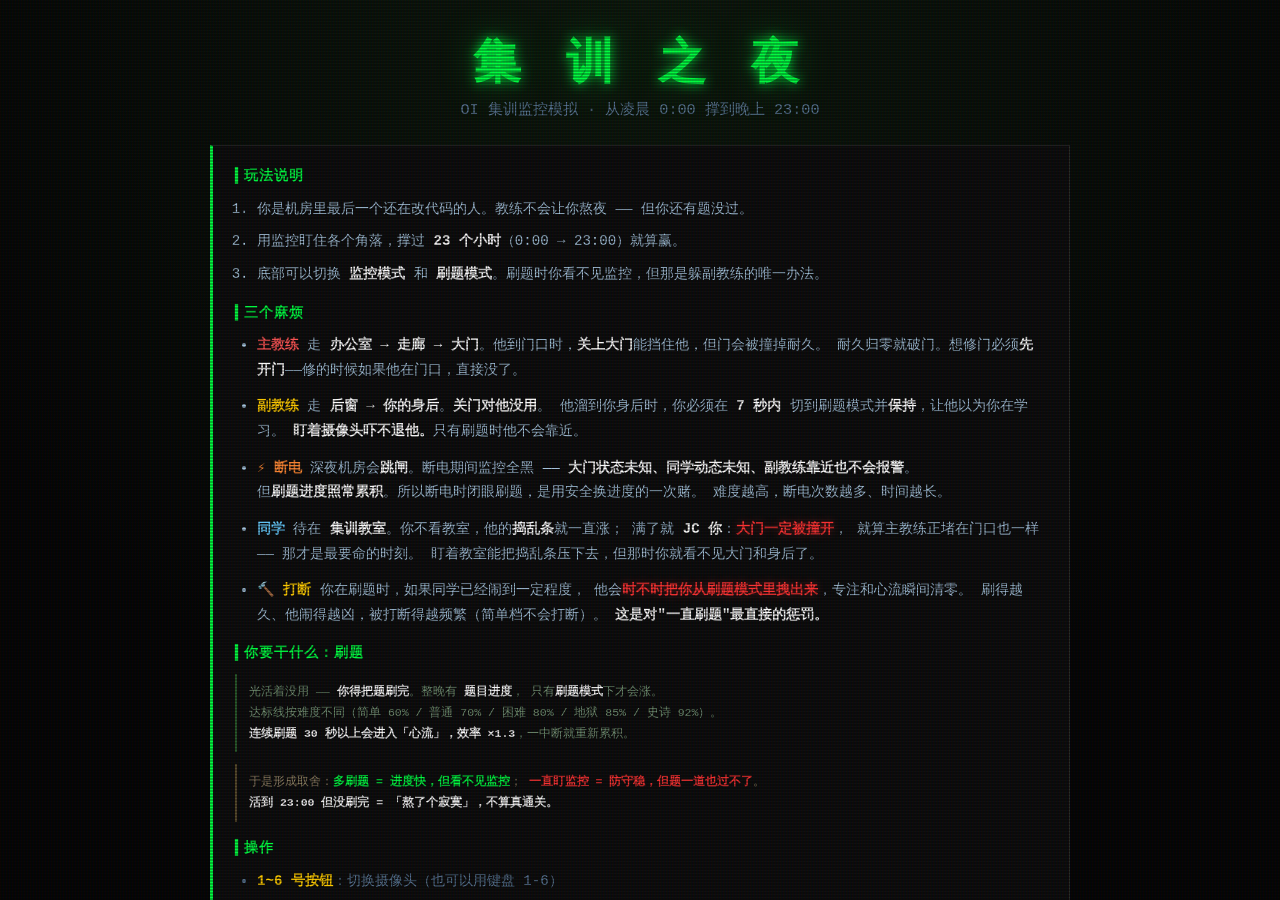
<file: index.html>
<!DOCTYPE html>
<html lang="zh-CN">
<head>
    <meta charset="UTF-8">
    <meta name="viewport" content="width=device-width, initial-scale=1.0">
    <title>集训之夜 · 监控室</title>
    <meta name="description" content="一个 OIer 做的生存小游戏。你是机房里最后一个还在改代码的人，用监控撑过 23 个小时。">
    <meta name="theme-color" content="#050505">
    <meta property="og:title" content="集训之夜 · 监控室">
    <meta property="og:description" content="撑过 23 个小时，别让教练抓到你。">
    <meta property="og:type" content="website">
    <link rel="stylesheet" href="style.css">
</head>
<body>

<div id="crt-overlay"></div>
<div id="danger-vignette"></div>
<div id="ach-toast"></div>

<!-- ===================== 开始界面 ===================== -->
<div id="start-screen">
    <div class="start-box">
        <h1 class="title">集 训 之 夜</h1>
        <p class="subtitle">OI 集训监控模拟 · 从凌晨 0:00 撑到晚上 23:00</p>

        <div class="rules">
            <h3>▍玩法说明</h3>
            <ol>
                <li>你是机房里最后一个还在改代码的人。教练不会让你熬夜 —— 但你还有题没过。</li>
                <li>用监控盯住各个角落，撑过 <b>23 个小时</b>（0:00 → 23:00）就算赢。</li>
                <li>底部可以切换 <b>监控模式</b> 和 <b>刷题模式</b>。刷题时你看不见监控，但那是躲副教练的唯一办法。</li>
            </ol>

            <h3>▍三个麻烦</h3>
            <ul class="roles">
                <li>
                    <span class="r-name" style="color:#ff5555">主教练</span>
                    走 <b>办公室 → 走廊 → 大门</b>。他到门口时，<b>关上大门</b>能挡住他，但门会被撞掉耐久。
                    耐久归零就破门。想修门必须<b>先开门</b>——修的时候如果他在门口，直接没了。
                </li>
                <li>
                    <span class="r-name" style="color:#ffcc00">副教练</span>
                    走 <b>后窗 → 你的身后</b>。<b>关门对他没用</b>。
                    他溜到你身后时，你必须在 <b>7 秒内</b> 切到刷题模式并<b>保持</b>，让他以为你在学习。
                    <b>盯着摄像头吓不退他。</b>只有刷题时他不会靠近。
                </li>
                <li>
                    <span class="r-name" style="color:#ff8833">⚡ 断电</span>
                    深夜机房会<b>跳闸</b>。断电期间监控全黑 ——
                    <b>大门状态未知、同学动态未知、副教练靠近也不会报警</b>。<br>
                    但<b>刷题进度照常累积</b>。所以断电时闭眼刷题，是用安全换进度的一次赌。
                    难度越高，断电次数越多、时间越长。
                </li>
                <li>
                    <span class="r-name" style="color:#66ccff">同学</span>
                    待在 <b>集训教室</b>。你不看教室，他的<b>捣乱条</b>就一直涨；
                    满了就 <b>JC 你</b>：<b class="hot">大门一定被撞开</b>，
                    就算主教练正堵在门口也一样 —— 那才是最要命的时刻。
                    盯着教室能把捣乱条压下去，但那时你就看不见大门和身后了。
                </li>
                <li>
                    <span class="r-name" style="color:#ffcc00">🔨 打断</span>
                    你在刷题时，如果同学已经闹到一定程度，
                    他会<b class="hot">时不时把你从刷题模式里拽出来</b>，专注和心流瞬间清零。
                    刷得越久、他闹得越凶，被打断得越频繁（简单档不会打断）。
                    <b>这是对"一直刷题"最直接的惩罚。</b>
                </li>
            </ul>

            <h3>▍你要干什么：刷题</h3>
            <p class="goal-note">
                光活着没用 —— <b>你得把题刷完</b>。整晚有 <b>题目进度</b>，
                只有<b>刷题模式</b>下才会涨。<br>
                达标线按难度不同（简单 60% / 普通 70% / 困难 80% / 地狱 85% / 史诗 92%）。<br>
                <b>连续刷题 30 秒以上会进入「心流」，效率 ×1.3</b>，一中断就重新累积。
            </p>
            <p class="goal-note warn-note">
                于是形成取舍：<b class="g">多刷题 = 进度快，但看不见监控</b>；
                <b class="r">一直盯监控 = 防守稳，但题一道也过不了</b>。<br>
                <b>活到 23:00 但没刷完 = 「熬了个寂寞」，不算真通关。</b>
            </p>

            <h3>▍操作</h3>
            <ul class="keys">
                <li><b>1~6 号按钮</b>：切换摄像头（也可以用键盘 1-6）</li>
                <li><b>空格</b>：切换 监控 / 刷题</li>
                <li><b>Q</b>：开关大门　<b>E</b>：维修大门</li>
            </ul>
        </div>

        <h3 class="diff-title">▍选择难度</h3>
        <div class="diff-grid" id="diff-grid">
            <div class="diff-card" data-diff="easy">
                <div class="d-name">简 单</div>
                <div class="d-desc">教练很少动，同学基本不闹。用来熟悉操作。</div>
                <div class="d-stat">每小时 32 秒 · 模拟通关率 ~95%</div>
            </div>
            <div class="diff-card selected" data-diff="normal">
                <div class="d-name">普 通</div>
                <div class="d-desc">三条线都开始动，但都留有余地。标准体验。</div>
                <div class="d-stat">每小时 28 秒 · 模拟通关率 ~75%</div>
            </div>
            <div class="diff-card" data-diff="hard">
                <div class="d-name">困 难</div>
                <div class="d-desc">教练频繁来回，你得不停地在三件事之间做取舍。</div>
                <div class="d-stat">每小时 25 秒 · 模拟通关率 ~50%</div>
            </div>
            <div class="diff-card" data-diff="hell">
                <div class="d-name">地 狱</div>
                <div class="d-desc">几乎没喘息。每一次切摄像头都要算清楚。</div>
                <div class="d-stat">每小时 22 秒 · 模拟通关率 ~20%</div>
            </div>
            <div class="diff-card" data-diff="epic">
                <div class="d-name">史 诗</div>
                <div class="d-desc">给想折磨自己的人。模拟里能过，真人很难。</div>
                <div class="d-stat">每小时 19 秒 · 模拟通关率 ~5%</div>
            </div>
        </div>

        <h3 class="diff-title">▍评级含义</h3>
        <div class="rank-legend">
            <div class="rl rank-D"><b>D</b> 保底<span>&lt;700</span></div>
            <div class="rl rank-C"><b>C</b> 普通<span>≥700</span></div>
            <div class="rl rank-B"><b>B</b> 良好 · 非新手<span>≥1400</span></div>
            <div class="rl rank-A"><b>A</b> 大佬 · 摸鱼高手<span>≥3350</span></div>
            <div class="rl rank-S"><b>S</b> 高手 · 十把可及<span>≥4000</span></div>
            <div class="rl rank-SS"><b>SS</b> 神级 · 困难/地狱接近完美<span>≥4700</span></div>
            <div class="rl rank-SSS"><b>SSS</b> 传说 · 史诗接近完美<span>≥7700</span></div>
        </div>
        <p class="balance-note">
            评级有<b>难度上限</b>：简单档最高只能到 <b>A</b>，普通最高 <b>S</b>，
            困难/地狱最高 <b>SS</b>，<b>只有史诗档够得到 SSS</b>。
            所以想要高评级，只能往上打 —— 刷低难度是刷不出 SSS 的。
        </p>

        <p class="balance-note">
            通关率是用模拟器跑 4000 局、由"零延迟最优玩家"打出来的，真人会明显更低。<br>
            JC 开门后有个 <b>3 秒宽限</b>：主教练站在敞开的门口犹豫，
            你还有机会把门关回去 —— 既保留了"同学把你卖了"的戏剧性，又不会让你死得莫名其妙。
        </p>

        <div class="panel-row">
            <div class="panel">
                <h3 class="p-title">▍成就墙</h3>
                <div id="ach-wall" class="ach-wall"></div>
            </div>
            <div class="panel">
                <h3 class="p-title">▍最佳成绩</h3>
                <div id="best-table" class="best-table"></div>
                <button id="btn-clear" class="btn-clear">清除存档</button>
            </div>
        </div>

        <div class="panel board-panel">
            <h3 class="p-title">▍积分排行榜（本机前十）</h3>
            <div id="board-list" class="board-list"></div>
            <button id="btn-clear-board" class="btn-clear">清空排行榜</button>
        </div>

        <div class="panel opt-panel">
            <h3 class="p-title">▍提示强度（影响难度）</h3>
            <label class="opt-row">
                <input type="checkbox" id="opt-hideCls" checked>
                <span>
                    <b>隐藏同学捣乱数值</b>
                    <em>隐藏后只能靠看教室画面判断：安静坐着 / 有动静 / 站起来走向门口。
                        再也不会出现"盯着进度条做算术"的最优解。</em>
                </span>
            </label>
            <label class="opt-row">
                <input type="checkbox" id="opt-camAlert">
                <span>
                    <b>摄像头警报灯（主教练 / 同学）</b>
                    <em class="warn-em">开着会毁掉游戏 —— 六个按钮哪个亮就看哪个，
                        不用理解机制也能玩。默认关闭。</em>
                </span>
            </label>
            <label class="opt-row">
                <input type="checkbox" id="opt-hideNum">
                <span>
                    <b>隐藏题目进度数值</b>
                    <em>进度条也隐藏，只能凭感觉判断刷够了没。</em>
                </span>
            </label>
            <p class="opt-note">
                注：<b>副教练在你身后的警报永远保留</b>。他给你 7 秒倒计时，
                你不看摄像头根本看不见他 —— 没有提示就是纯随机死亡，那不叫难度。
            </p>
        </div>

        <button id="btn-start">进 入 监 控 室</button>
    </div>
</div>

<!-- ===================== 游戏界面 ===================== -->
<div id="game-container" class="hidden">

    <header id="status-bar">
        <div class="logo">机房监控 · V2.0</div>
        <div class="clock-box">
            时间 <span id="clock">0:00</span> <span id="clock-period" class="period">凌晨</span>
        </div>
        <div class="meter">
            <span>大门耐久</span>
            <div class="bar"><div id="dur-fill" class="fill"></div></div>
        </div>
        <div class="meter" id="cls-wrap">
            <span>同学捣乱</span>
            <div class="bar"><div id="cls-fill" class="fill cls"></div></div>
        </div>
        <div id="cls-warn" class="cls-warn off"></div>
        <div class="meter">
            <span>题目进度</span>
            <div class="bar"><div id="prog-fill" class="fill prog"></div></div>
            <span id="prog-text" class="prog-text">0 / 70</span>
        </div>
        <div class="diff-label">难度：<span id="diff-label">普通</span></div>
    </header>

    <main id="monitor-screen">
        <div class="cam-viewer">
            <div id="current-cam-feed" class="feed-content">
                <div class="static-noise"></div>

                <div class="cam-info">
                    <h2 id="cam-name">1号 · 集训教室</h2>
                    <div class="rec-dot">● 录制中</div>
                </div>

                <div id="cam-visuals"></div>

                <div id="cam-log"></div>

                <div id="sub-warning" class="hidden">
                    ⚠ 副教练在你身后！立刻刷题！
                    <div class="sub-bar"><div id="sub-fill"></div></div>
                    <div class="sub-time"><span id="sub-seconds">7</span> 秒</div>
                </div>
            </div>
        </div>

        <div id="cam-map">
            <button class="cam-btn active" data-cam="classroom"><b>1号</b> 集训教室</button>
            <button class="cam-btn" data-cam="office"><b>2号</b> 教练办公室</button>
            <button class="cam-btn" data-cam="hallway"><b>3号</b> 一楼走廊</button>
            <button class="cam-btn" data-cam="door"><b>4号</b> 大门入口</button>
            <button class="cam-btn" data-cam="window"><b>5号</b> 后窗</button>
            <button class="cam-btn" data-cam="behind"><b>6号</b> 你的身后</button>
        </div>
    </main>

    <!-- 刷题界面 -->
    <div id="study-screen" class="hidden">
        <div class="ide-container">
            <div class="ide-header">
                <span>main.cpp - 深夜刷题中</span>
                <div class="ide-controls">
                    <button id="btn-exit-study" class="exit-study-btn">退出刷题 (空格)</button>
                    <div class="dots">
                        <span class="dot red"></span><span class="dot yellow"></span><span class="dot green"></span>
                    </div>
                </div>
            </div>
            <div class="code-editor">
                <pre><code><span class="keyword">#include</span> <span class="string">&lt;bits/stdc++.h&gt;</span>
<span class="keyword">using namespace</span> std;

<span class="type">int</span> <span class="function">main</span>() {
    <span class="comment">// 还有三道题没过，不能睡。</span>
    <span class="keyword">while</span> (<span class="boolean">true</span>) {
        <span class="comment">// 假装在学习，别让教练发现……</span>
    }
    <span class="keyword">return</span> <span class="number">0</span>;
}</code></pre>
            </div>
            <div id="study-info">
                <div class="si-line">
                    题目进度
                    <b id="sp-num">0</b> / <span id="sp-target">70</span>
                    <span class="si-goal">（填满即达标）</span>
                </div>
                <div class="si-bar"><div id="sp-bar-fill"></div></div>
                <div id="flow-tag" class="flow-tag">专注中 0s ／ 30s 后进入心流</div>
            </div>
            <div id="study-progress-box" class="hidden">
                <div class="sp-label">伪装进度（副教练正在观察你）</div>
                <div class="sp-bar"><div id="study-progress-fill"></div></div>
            </div>
        </div>
    </div>

    <footer id="control-panel">
        <div class="panel-left">
            <button id="btn-toggle-game" class="btn-mode">👁 切换至刷题模式 (空格)</button>
        </div>
        <div class="panel-right">
            <button id="btn-door" class="btn-action door-btn">
                <span id="door-status-text">开启</span> 大门 (Q)
            </button>
            <button id="btn-repair" class="btn-action repair-btn">维修大门 (E)</button>
        </div>
    </footer>
</div>

<!-- ===================== 结局 ===================== -->
<div id="modal" class="hidden">
    <div class="modal-content" id="modal-box">
        <h2 id="modal-title"></h2>
        <p id="modal-msg"></p>
        <div id="modal-stat" class="modal-stat"></div>
        <div id="score-box" class="score-box"></div>
        <div id="run-ach" class="run-ach"></div>
        <button id="btn-restart" class="btn-restart">重新开始</button>
        <button id="btn-back" class="btn-restart btn-back">返回主界面</button>
    </div>
</div>

<script src="script.js"></script>
</body>
</html>
</file>
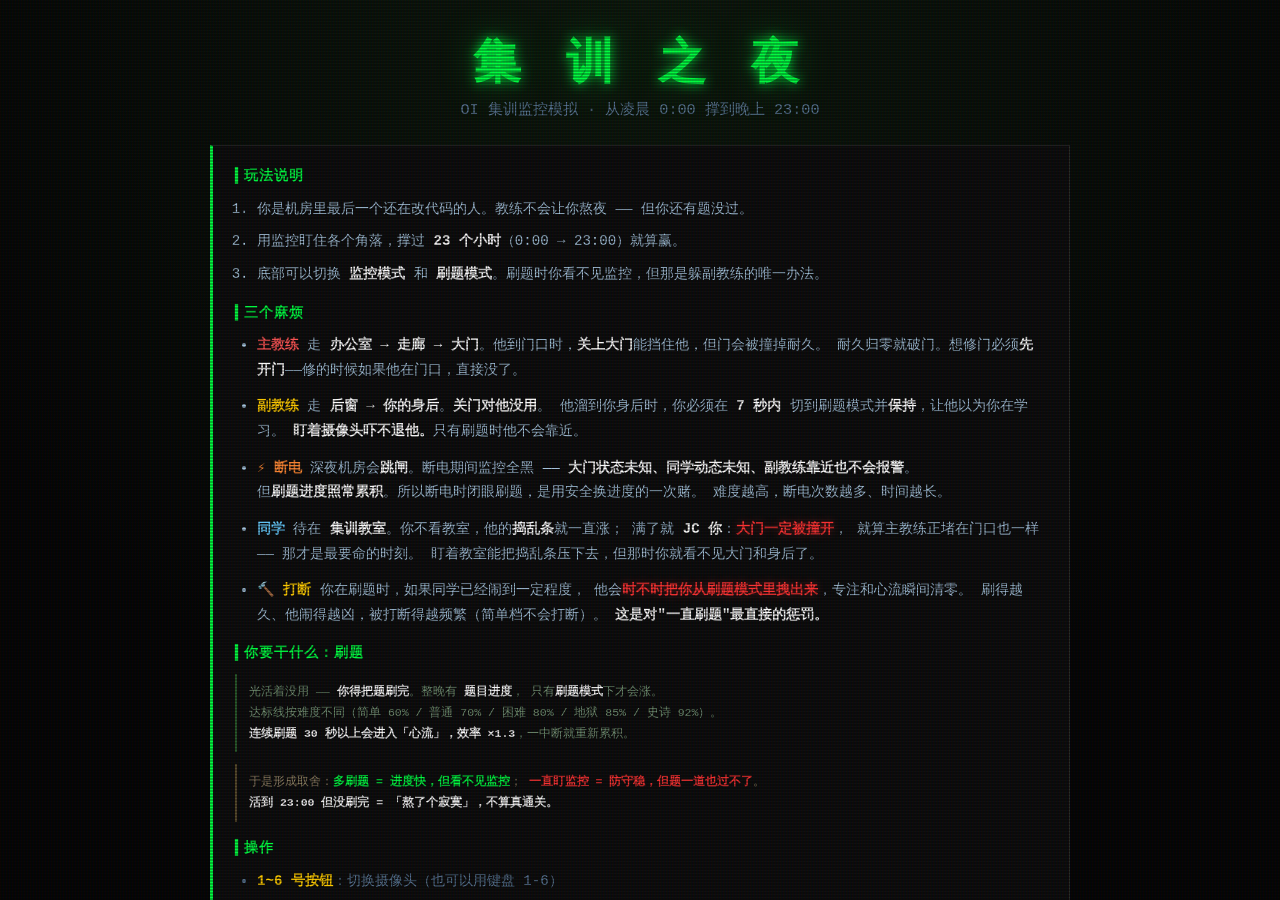
<file: oi-night-standalone.html>
<!DOCTYPE html>
<html lang="zh-CN">
<head>
    <meta charset="UTF-8">
    <meta name="viewport" content="width=device-width, initial-scale=1.0">
    <title>集训之夜 · 监控室</title>
    <meta name="description" content="一个 OIer 做的生存小游戏。你是机房里最后一个还在改代码的人，用监控撑过 23 个小时。">
    <meta name="theme-color" content="#050505">
    <meta property="og:title" content="集训之夜 · 监控室">
    <meta property="og:description" content="撑过 23 个小时，别让教练抓到你。">
    <meta property="og:type" content="website">
    <style>
:root {
    --bg-color: #050505;
    --screen-bg: #0a0f0a;
    --text-primary: #a8c7e0;
    --text-secondary: #5c7a99;
    --green: #00ff41;
    --red: #ff3333;
    --yellow: #ffcc00;
    --blue: #66ccff;
    --font-mono: 'Courier New', Courier, monospace;
}

* { box-sizing: border-box; }

body {
    margin: 0; padding: 0;
    background-color: var(--bg-color);
    color: var(--text-primary);
    font-family: var(--font-mono);
    overflow: hidden;
    height: 100vh;
}

/* ============ CRT ============ */
#crt-overlay {
    position: fixed; top: 0; left: 0;
    width: 100vw; height: 100vh;
    background:
        linear-gradient(rgba(18,16,16,0) 50%, rgba(0,0,0,0.28) 50%),
        linear-gradient(90deg, rgba(255,0,0,0.06), rgba(0,255,0,0.02), rgba(0,0,255,0.06));
    background-size: 100% 3px, 3px 100%;
    pointer-events: none;
    z-index: 999;
    animation: flicker 0.15s infinite;
}
@keyframes flicker { 0%{opacity:.96} 50%{opacity:1} 100%{opacity:.97} }

/* 危险时的红色暗角 */
#danger-vignette {
    position: fixed; top:0; left:0; width:100vw; height:100vh;
    pointer-events: none; z-index: 998;
    background: radial-gradient(circle, transparent 40%, rgba(255,0,0,0.55) 100%);
    opacity: 0;
    transition: opacity .3s;
}
#danger-vignette.on { animation: heartbeat 0.9s infinite; }
@keyframes heartbeat {
    0%   { opacity: .25; }
    15%  { opacity: .85; }
    30%  { opacity: .35; }
    45%  { opacity: .95; }
    100% { opacity: .25; }
}

.hidden { display: none !important; }

/* ============ 开始界面 ============ */
#start-screen {
    position: fixed; top:0; left:0; width:100vw; height:100vh;
    overflow-y: auto;
    display: flex; justify-content: center; align-items: flex-start;
    padding: 30px 20px;
    background: radial-gradient(circle at 50% 0%, #0d1a0d 0%, #050505 70%);
    z-index: 500;
}
.start-box { width: 100%; max-width: 860px; }

.title {
    text-align: center; font-size: 3em; margin: 0 0 5px;
    color: var(--green);
    text-shadow: 0 0 12px var(--green), 0 0 40px rgba(0,255,65,.35);
    letter-spacing: 8px;
}
.subtitle { text-align:center; color: var(--text-secondary); margin: 0 0 25px; font-size: .95em; }

.rules {
    background: #0d0d0d; border: 1px solid #2a2a2a;
    border-left: 3px solid var(--green);
    padding: 18px 22px; margin-bottom: 25px;
    font-size: .88em; line-height: 1.75;
}
.rules h3 { color: var(--green); margin: 14px 0 8px; font-size: 1em; letter-spacing: 1px; }
.rules h3:first-child { margin-top: 0; }
.rules ol, .rules ul { margin: 0; padding-left: 22px; }
.rules li { margin-bottom: 8px; }
.rules b { color: #fff; }
.roles li { margin-bottom: 12px; }
.r-name { font-weight: bold; }

.keys li { color: var(--text-secondary); }
.keys b { color: var(--yellow); }

.balance-note {
    font-size: .78em; color: #5a7a5a; line-height: 1.7;
    border-left: 2px solid #2a4a2a; padding: 8px 0 8px 12px; margin: 0 0 22px;
}
.balance-note b { color: var(--yellow); }

.diff-title { color: var(--green); letter-spacing: 2px; font-size: 1em; margin: 0 0 12px; }
.diff-grid {
    display: grid;
    grid-template-columns: repeat(auto-fit, minmax(150px, 1fr));
    gap: 12px; margin-bottom: 25px;
}
.diff-card {
    background: #111; border: 1px solid #333;
    padding: 14px 12px; cursor: pointer;
    transition: all .2s; position: relative;
}
.diff-card:hover { background: #1a1a1a; border-color: #666; transform: translateY(-2px); }
.diff-card.selected {
    border-color: var(--green); background: #0a1a0a;
    box-shadow: 0 0 12px rgba(0,255,65,.25);
}
.d-name { font-size: 1.25em; font-weight: bold; color: #fff; margin-bottom: 8px; letter-spacing: 2px; }
.diff-card.selected .d-name { color: var(--green); text-shadow: 0 0 6px var(--green); }
.d-desc { font-size: .8em; color: var(--text-secondary); line-height: 1.5; min-height: 40px; }
.d-stat { font-size: .72em; color: #4a6a4a; margin-top: 8px; border-top: 1px dashed #333; padding-top: 6px; }

#btn-start {
    display: block; width: 100%;
    background: #0a1a0a; color: var(--green);
    border: 2px solid var(--green);
    padding: 16px; font-family: var(--font-mono);
    font-size: 1.3em; letter-spacing: 6px; cursor: pointer;
    transition: all .2s;
}
#btn-start:hover { background: var(--green); color: #000; box-shadow: 0 0 25px var(--green); }

/* ============ 游戏容器 ============ */
#game-container {
    position: relative;
    width: 100%; max-width: 1300px;
    height: 96vh; margin: 2vh auto;
    display: flex; flex-direction: column;
    background: #111; border: 1px solid #333;
    box-shadow: 0 0 25px rgba(0,255,65,.08);
}

/* ---- 状态栏 ---- */
#status-bar {
    height: 62px; background: #000; border-bottom: 2px solid #333;
    display: flex; align-items: center; gap: 22px;
    padding: 0 20px; font-weight: bold; letter-spacing: 1px;
    flex-shrink: 0;
}
.logo { color: var(--green); text-shadow: 0 0 6px var(--green); font-size: .95em; white-space: nowrap; }
.clock-box { font-size: 1.15em; color: #fff; white-space: nowrap; }
.clock-box .period { color: var(--text-secondary); font-size: .8em; margin-left: 4px; }

.meter { display: flex; align-items: center; gap: 8px; font-size: .8em; color: var(--text-secondary); white-space: nowrap; }
.bar { width: 110px; height: 13px; background: #222; border: 1px solid #444; }
.fill { height: 100%; width: 100%; background: var(--green); transition: width .25s, background-color .25s; box-shadow: 0 0 6px var(--green); }
.fill.cls { background: var(--blue); box-shadow: 0 0 6px var(--blue); }
.diff-label { margin-left: auto; font-size: .78em; color: #555; white-space: nowrap; }
.diff-label span { color: var(--yellow); }

/* ---- 监控区 ---- */
#monitor-screen { flex: 1; display: flex; background: var(--screen-bg); overflow: hidden; }

.cam-viewer {
    flex: 3; position: relative;
    border-right: 2px solid #333;
    display: flex; justify-content: center; align-items: center;
    background: radial-gradient(circle, #16201a 0%, #000 100%);
    min-width: 0;
}
.feed-content {
    width: 92%; height: 92%;
    border: 2px solid #444; position: relative; overflow: hidden;
    box-shadow: inset 0 0 60px rgba(0,0,0,.9);
    transition: background .4s;
}
.static-noise {
    position: absolute; inset: 0;
    background-image: url('[data-uri]');
    opacity: .16; pointer-events: none; z-index: 3;
}
.cam-info {
    position: absolute; top: 10px; left: 10px; z-index: 5;
    background: rgba(0,0,0,.65); padding: 5px 12px;
    border-left: 3px solid var(--green);
}
.cam-info h2 { margin: 0; font-size: 15px; color: #fff; font-weight: normal; letter-spacing: 1px; }
.rec-dot { position: absolute; top: 10px; right: 10px; color: var(--red); font-weight: bold; z-index: 5; font-size: .85em; animation: blink 1.1s infinite; }
@keyframes blink { 50% { opacity: 0; } }

#cam-log {
    position: absolute; bottom: 8px; left: 10px; right: 10px; z-index: 5;
    font-size: .72em; color: #6a8a6a; text-shadow: 0 0 4px #000;
    height: 34px; overflow: hidden; line-height: 1.5;
    pointer-events: none;
}
#cam-log div { opacity: .9; }
#cam-log div:last-child { color: #9fc; }

#cam-visuals { position: absolute; inset: 0; z-index: 2; }

/* ---- 副教练警告 ---- */
#sub-warning {
    position: absolute; top: 50%; left: 50%; transform: translate(-50%,-50%);
    z-index: 8; text-align: center;
    color: var(--red); font-weight: bold; font-size: 1.1em;
    background: rgba(0,0,0,.8); border: 2px solid var(--red);
    padding: 14px 26px; text-shadow: 0 0 8px var(--red);
    animation: warnpulse .5s infinite alternate;
}
@keyframes warnpulse { from { box-shadow: 0 0 10px var(--red);} to { box-shadow: 0 0 35px var(--red);} }
.sub-bar { width: 220px; height: 10px; background: #300; margin: 10px auto 6px; border: 1px solid #600; }
#sub-fill { height: 100%; width: 100%; background: var(--red); transition: width .2s linear; }
.sub-time { font-size: .85em; color: #fff; }

/* ---- 摄像头按钮 ---- */
#cam-map {
    flex: 1; min-width: 150px; max-width: 210px;
    background: #000; display: flex; flex-direction: column;
    padding: 10px; gap: 8px; border-left: 1px solid #333;
    overflow-y: auto;
}
.cam-btn {
    background: #111; border: 1px solid #333; color: #777;
    padding: 12px 10px; cursor: pointer; font-family: var(--font-mono);
    text-align: left; transition: all .2s; position: relative; overflow: hidden;
    font-size: .82em; line-height: 1.4;
}
.cam-btn b { color: #aaa; font-size: 1.1em; margin-right: 6px; }
.cam-btn:hover { background: #1e1e1e; color: #bbb; }
.cam-btn.active { background: #003300; color: var(--green); border-color: var(--green); box-shadow: 0 0 10px rgba(0,255,65,.2); }
.cam-btn.active b { color: var(--green); }
.cam-btn.active::after {
    content: ''; position: absolute; inset: 0;
    background: linear-gradient(45deg, transparent 40%, rgba(255,255,255,.1) 50%, transparent 60%);
    animation: scan 2s infinite;
}
@keyframes scan { 0%{transform:translateX(-100%)} 100%{transform:translateX(100%)} }
.cam-btn .alert { color: var(--red); animation: blink .6s infinite; }

/* ---- 控制面板 ---- */
#control-panel {
    height: 76px; background: #000; border-top: 2px solid #333;
    display: flex; justify-content: space-between; align-items: center;
    padding: 0 20px; flex-shrink: 0;
}
.btn-mode {
    background: #222; color: #fff; border: 1px solid #444;
    padding: 11px 22px; cursor: pointer; font-family: var(--font-mono); font-size: .9em;
}
.btn-mode:hover { background: #333; }
.panel-right { display: flex; gap: 14px; }
.btn-action {
    padding: 11px 26px; font-family: var(--font-mono); font-weight: bold;
    cursor: pointer; border: none; text-transform: uppercase; font-size: .9em;
    transition: all .2s;
}
.door-btn { background: #331111; color: #ff5555; border: 1px solid #552222; }
.door-btn.closed { background: #113311; color: #55ff55; border-color: #225522; }
.repair-btn { background: #333311; color: #ffff55; border: 1px solid #555522; }
.repair-btn:disabled, .door-btn:disabled { opacity: .4; cursor: not-allowed; }

/* ---- 刷题界面 ---- */
#study-screen {
    position: absolute; top: 62px; bottom: 76px; left: 0; right: 0;
    background: #1e1e1e; z-index: 60;
    display: flex; justify-content: center; align-items: center;
}
.ide-container {
    width: 82%; height: 84%; background: #252526; border: 1px solid #333;
    box-shadow: 0 12px 40px rgba(0,0,0,.6);
    display: flex; flex-direction: column;
}
.ide-header {
    height: 32px; background: #333; display: flex; justify-content: space-between;
    align-items: center; padding: 0 12px; font-size: 12px; color: #ccc;
}
.ide-controls { display: flex; align-items: center; gap: 12px; }
.exit-study-btn {
    background: var(--red); color: #fff; border: none; padding: 3px 10px;
    font-size: 10px; cursor: pointer; font-family: var(--font-mono); border-radius: 2px;
}
.exit-study-btn:hover { background: #ff5555; }
.ide-controls .dots { display: flex; gap: 5px; }
.ide-controls .dot { width: 10px; height: 10px; border-radius: 50%; display: inline-block; }
.red{background:#ff5f56} .yellow{background:#ffbd2e} .green{background:#27c93f}

.code-editor {
    flex: 1; padding: 20px; color: #d4d4d4;
    font-family: 'Consolas','Monaco',monospace; font-size: 14px; line-height: 1.65; overflow: auto;
}
.keyword{color:#569cd6} .string{color:#ce9178} .comment{color:#6a9955}
.function{color:#dcdcaa} .type{color:#4ec9b0} .boolean{color:#569cd6} .number{color:#b5cea8}

#study-progress-box { padding: 14px 20px; border-top: 1px solid #3a3a3a; background: #2a2a2b; }
.sp-label { font-size: .8em; color: var(--yellow); margin-bottom: 8px; }
.sp-bar { height: 14px; background: #222; border: 1px solid #555; }
#study-progress-fill { height: 100%; width: 0%; background: var(--yellow); transition: width .2s linear; box-shadow: 0 0 8px var(--yellow); }

/* ============ 场景装饰 ============ */
.dec { position: absolute; }

/* 教室 */
.dec-board { left:12%; top:14%; width:52%; height:26%; background:#0f1a12; border:4px solid #3a2f22; }
.dec-board::after { content:'#include <bits/stdc++.h>'; position:absolute; left:10px; top:10px; color:#4a6a4a; font-size:11px; }
.dec-banner { left:8%; top:4%; width:70%; height:7%; background:#3a1010; border:1px solid #6a2020; display:flex; align-items:center; justify-content:center; }
.dec-banner span { color:#c88; font-size:10px; letter-spacing:3px; }
.dec-desk { bottom:16%; width:16%; height:6%; background:#241a12; border-top:2px solid #3a2a1a; box-shadow:0 -6px 12px rgba(0,0,0,.5); }
.dec-desk.d1{left:6%} .dec-desk.d2{left:26%} .dec-desk.d3{left:46%} .dec-desk.d4{left:66%} .dec-desk.d5{left:86%}
.dec-chair { bottom:10%; width:7%; height:9%; background:#1a1410; border-radius:3px 3px 0 0; }
.dec-chair.c1{left:10%} .dec-chair.c2{left:30%} .dec-chair.c3{left:50%} .dec-chair.c4{left:70%}

/* 办公室 */
.dec-o-desk { left:20%; bottom:14%; width:56%; height:10%; background:#2a2018; border-top:3px solid #4a3828; }
.dec-monitor { left:38%; bottom:24%; width:20%; height:14%; background:#0a1015; border:2px solid #333; box-shadow:0 0 12px rgba(80,160,255,.25); }
.dec-monitor::after { content:''; position:absolute; inset:3px; background:linear-gradient(#123,#012); animation:screenflicker 3s infinite; }
@keyframes screenflicker { 0%,97%{opacity:.7} 98%{opacity:.3} 100%{opacity:.8} }
.dec-trophy { right:12%; bottom:24%; width:7%; height:12%; background:linear-gradient(#8a6a20,#4a3810); clip-path:polygon(30% 0,70% 0,70% 35%,90% 60%,60% 55%,60% 100%,40% 100%,40% 55%,10% 60%,30% 35%); }
.dec-shelf { right:8%; top:18%; width:20%; height:30%; border:2px solid #3a2a1a; background:#180f08; }
.dec-shelf::after { content:'奖状 · 奖状 · 奖状'; position:absolute; top:8px; left:4px; color:#6a5a3a; font-size:9px; }

/* 走廊 */
.dec-locker { top:22%; width:11%; height:52%; background:#1a2228; border:1px solid #2a3a42; }
.dec-locker::after { content:''; position:absolute; top:20%; left:70%; width:4px; height:4px; background:#6a8a9a; border-radius:50%; }
.dec-locker.l1{left:4%} .dec-locker.l2{left:16%} .dec-locker.l3{left:28%} .dec-locker.l4{left:64%} .dec-locker.l5{left:76%} .dec-locker.l6{left:88%}
.dec-hydrant { right:5%; top:30%; width:7%; height:16%; background:#8a1010; border:1px solid #c22; }
.dec-poster { right:16%; top:16%; width:13%; height:18%; background:#2a2a3a; border:1px solid #4a4a6a; transform:rotate(-2deg); }
.dec-poster::after { content:'NOIP\n加油'; position:absolute; top:6px; left:6px; color:#7a7aaa; font-size:9px; white-space:pre; }
.dec-emlight { left:46%; top:8%; width:8%; height:5%; background:#5a1010; border-radius:2px; animation:emblink 2.5s infinite; }
@keyframes emblink { 0%,88%{opacity:.35;box-shadow:none} 92%{opacity:1;box-shadow:0 0 14px #f33} 100%{opacity:.35} }
.dec-floorlamp { bottom:4%; left:10%; right:10%; height:3px; background:linear-gradient(90deg,transparent,#2a4a3a,#2a4a3a,transparent); box-shadow:0 0 10px rgba(0,255,65,.2); }
.dec-windowlight { left:34%; top:0; width:22%; height:40%; background:linear-gradient(rgba(140,180,255,.10),transparent); }

/* 门口 */
.dec-door { left:28%; top:12%; width:44%; height:76%; background:linear-gradient(#2a1a12,#1a0e08); border:4px solid #4a3020; }
.dec-door::after { content:''; position:absolute; right:8%; top:48%; width:5%; height:6%; background:#c8a040; border-radius:50%; box-shadow:0 0 6px #a80; }
.dec-door.closed { background:linear-gradient(#1a2a1a,#0e1a0e); border-color:#2a5a2a; }
.dec-sign { left:36%; top:5%; width:28%; height:6%; background:#111; border:1px solid #444; display:flex; align-items:center; justify-content:center; }
.dec-sign span { font-size:9px; color:#8aa; letter-spacing:2px; }
.dec-alarm { right:12%; top:14%; width:6%; height:6%; border-radius:50%; background:#3a0000; animation:emblink 1.4s infinite; }
.dec-mat { bottom:6%; left:24%; width:52%; height:6%; background:#1a1410; border:1px solid #2a2018; }

/* 窗户 */
.dec-frame { inset:8%; border:14px solid #2a221a; }
.dec-frame::before { content:''; position:absolute; left:48%; top:0; bottom:0; width:12px; background:#2a221a; }
.dec-frame::after { content:''; position:absolute; top:46%; left:0; right:0; height:12px; background:#2a221a; }
.dec-moon { right:16%; top:14%; width:9%; height:9%; border-radius:50%; background:#dde8ff; box-shadow:0 0 30px 10px rgba(180,210,255,.35); }
.dec-tree { left:10%; bottom:8%; width:26%; height:60%; background:#050a05; clip-path:polygon(50% 0,70% 30%,60% 30%,80% 62%,40% 100%,0 62%,20% 30%,10% 30%); animation:sway 5s ease-in-out infinite alternate; transform-origin: bottom center; }
@keyframes sway { from{transform:rotate(-1.5deg)} to{transform:rotate(1.5deg)} }
.dec-glass { inset:8%; background:linear-gradient(115deg, rgba(255,255,255,.06) 0%, transparent 35%, transparent 60%, rgba(255,255,255,.04) 100%); }

/* 身后 */
.dec-wall { inset:0; background:repeating-linear-gradient(90deg,#0a0a0a 0 40px,#0d0d0d 40px 42px); }
.dec-chairback { left:36%; bottom:6%; width:28%; height:34%; background:#14100c; border-radius:6px 6px 0 0; border:1px solid #221a12; }
.dec-dark { inset:0; background:radial-gradient(circle at 50% 60%, transparent 10%, rgba(0,0,0,.85) 75%); }

/* 角色 */
.sprite { position:absolute; z-index:4; transition: left .4s ease, top .4s ease; }
.sprite .head { width:34px; height:34px; border-radius:50%; margin:0 auto; }
.sprite .body { width:46px; height:52px; border-radius:8px 8px 4px 4px; margin-top:3px; }
.sprite.main .head { background:#3a1010; box-shadow:0 0 12px rgba(255,0,0,.5); }
.sprite.main .body { background:#4a1414; box-shadow:0 0 14px rgba(255,0,0,.4); }
.sprite.sub  .head { background:#2a2a10; box-shadow:0 0 12px rgba(255,220,0,.4); }
.sprite.sub  .body { background:#3a3a14; box-shadow:0 0 14px rgba(255,220,0,.3); }
.sprite.mate .head { background:#102a3a; box-shadow:0 0 10px rgba(100,200,255,.4); }
.sprite.mate .body { background:#143a4a; box-shadow:0 0 12px rgba(100,200,255,.3); }
.sprite.angry { animation: shake .35s infinite; }
@keyframes shake { 0%,100%{transform:translateX(0)} 50%{transform:translateX(3px)} }
.sprite .tag {
    position:absolute; top:-16px; left:50%; transform:translateX(-50%);
    font-size:10px; color:#fff; background:rgba(0,0,0,.7); padding:1px 5px; white-space:nowrap;
}
.sprite.main .tag { color:#ff6666; }
.sprite.sub  .tag { color:#ffdd55; }
.sprite.mate .tag { color:#88ddff; }

/* 惊吓闪影 */
.ghost {
    position:absolute; z-index:6; width:70px; height:110px;
    background:radial-gradient(circle at 50% 25%, rgba(255,255,255,.5), transparent 70%);
    filter:blur(3px);
    animation: ghostflash .7s forwards;
}
@keyframes ghostflash {
    0%{opacity:0; transform:scale(.8)} 20%{opacity:.55} 45%{opacity:.1} 70%{opacity:.4} 100%{opacity:0; transform:scale(1.15)}
}

/* ============ 弹窗 ============ */
#modal {
    position: fixed; inset: 0; background: rgba(0,0,0,.96);
    z-index: 1000; display: flex; justify-content: center; align-items: center;
}
.modal-content {
    background: #111; border: 2px solid var(--red);
    padding: 40px 50px; text-align: center; max-width: 560px;
    box-shadow: 0 0 35px var(--red);
}
.modal-content.success { border-color: var(--green); box-shadow: 0 0 35px var(--green); }
.modal-content h2 { font-size: 2.2em; margin: 0 0 18px; letter-spacing: 6px; }
.fail h2 { color: var(--red); text-shadow: 0 0 14px var(--red); }
.success h2 { color: var(--green); text-shadow: 0 0 14px var(--green); }
#modal-msg { font-size: .95em; line-height: 1.8; color: #ccc; }
.modal-stat { font-size: .8em; color: #666; margin: 16px 0 20px; border-top: 1px dashed #333; padding-top: 12px; }
.btn-restart {
    background: #333; color: #fff; border: 1px solid #555;
    padding: 10px 28px; cursor: pointer; font-family: var(--font-mono); margin: 0 6px;
}
.btn-restart:hover { background: #555; }
.btn-back { background: #1a1a1a; color: #888; }

@media (max-width: 900px) {
    #status-bar { gap: 12px; flex-wrap: wrap; height: auto; padding: 8px 12px; }
    .cam-viewer { flex: 2; }
    .title { font-size: 2em; letter-spacing: 4px; }
}

/* ============ 成就墙 / 最佳成绩 ============ */
.panel-row { display: grid; grid-template-columns: 1fr 1fr; gap: 14px; margin-bottom: 22px; }
.panel { background: #0d0d0d; border: 1px solid #2a2a2a; border-left: 3px solid #2a5a2a; padding: 14px 16px; }
.p-title { color: var(--green); font-size: .95em; letter-spacing: 2px; margin: 0 0 12px; }

.ach-wall { display: flex; flex-direction: column; gap: 7px; max-height: 300px; overflow-y: auto; padding-right: 4px; }
.ach-card { border: 1px solid #222; background: #111; padding: 7px 10px; font-size: .74em; line-height: 1.45; }
.ach-card.locked { opacity: .38; }
.ach-card.locked .a-lvl { color: #444; }
.a-top { display: flex; align-items: baseline; gap: 8px; }
.a-lvl { font-weight: bold; font-size: 1.15em; }
.a-name { color: #ddd; font-size: 1.05em; }
.a-desc { color: #6a7a6a; margin-top: 3px; }

/* 等级配色 */
.lv-C .a-lvl, .ach-card.got.lv-C { border-color: #4a4a4a; }
.lv-C .a-lvl { color: #9a9a9a; }
.lv-B .a-lvl { color: #66ccff; }
.lv-A .a-lvl { color: #ffcc00; }
.lv-S .a-lvl { color: #ff5555; text-shadow: 0 0 8px rgba(255,60,60,.6); }
.ach-card.got.lv-B { border-left: 3px solid #66ccff; }
.ach-card.got.lv-A { border-left: 3px solid #ffcc00; }
.ach-card.got.lv-S { border-left: 3px solid #ff5555; box-shadow: 0 0 10px rgba(255,60,60,.15); }

.best-table { font-size: .78em; margin-bottom: 12px; }
.b-row { display: flex; justify-content: space-between; padding: 5px 0; border-bottom: 1px dashed #222; }
.b-diff { color: var(--text-secondary); }
.b-score { color: var(--yellow); }
.b-sum { margin-top: 10px; color: #5a7a5a; font-size: .9em; line-height: 1.6; }
.btn-clear {
    background: #1a1a1a; color: #777; border: 1px solid #333;
    padding: 6px 14px; font-family: var(--font-mono); font-size: .74em; cursor: pointer;
}
.btn-clear:hover { background: #3a1a1a; color: #ff7777; border-color: #552; }

/* ============ 结算评分 ============ */
.score-box { margin: 16px 0 6px; padding: 14px; border: 1px solid #333; background: #0c0c0c; }
.s-num { font-size: 2.6em; font-weight: bold; letter-spacing: 2px; line-height: 1; }
.s-rank { font-size: 1.1em; letter-spacing: 4px; margin-top: 4px; }
.s-formula { font-size: .68em; color: #6a7a6a; margin-top: 10px; line-height: 1.8; }
.s-formula b { color: #fff; }
.s-new { color: var(--yellow); font-size: .8em; margin-top: 8px; text-shadow: 0 0 8px rgba(255,204,0,.5); }
.s-old { color: #555; font-size: .72em; margin-top: 6px; }
.rank-D  .s-num, .rank-D  .s-rank { color: #777; }
.rank-C  .s-num, .rank-C  .s-rank { color: #9ab; }
.rank-B  .s-num, .rank-B  .s-rank { color: #66ccff; }
.rank-A  .s-num, .rank-A  .s-rank { color: #ffcc00; }
.rank-S  .s-num, .rank-S  .s-rank { color: #ff8833; text-shadow: 0 0 12px rgba(255,136,51,.5); }
.rank-SS .s-num, .rank-SS .s-rank { color: #ff5555; text-shadow: 0 0 14px rgba(255,85,85,.5); }
.rank-SSS .s-num, .rank-SSS .s-rank { color: #ff33cc; text-shadow: 0 0 18px rgba(255,51,204,.6); }

.run-ach { margin: 8px 0 18px; font-size: .78em; }
.ra-title { color: var(--yellow); margin-bottom: 8px; }
.ra-item { display: inline-block; margin: 3px 5px 3px 0; padding: 3px 10px; border: 1px solid #333; background: #141414; }
.ra-item.lv-S { border-color: #ff5555; color: #ff8888; }
.ra-item.lv-A { border-color: #ffcc00; color: #ffdd66; }
.ra-item.lv-B { border-color: #66ccff; color: #88ddff; }
.ra-item.lv-C { border-color: #666; color: #aaa; }
.ra-none { color: #4a5a4a; font-size: .9em; }

/* ============ 成就弹窗 ============ */
#ach-toast { position: fixed; top: 18px; right: 18px; z-index: 1200; display: flex; flex-direction: column; gap: 8px; }
.ach-toast-item {
    background: #0f0f0f; border: 1px solid #555; border-left: 4px solid #888;
    padding: 10px 16px; min-width: 230px; box-shadow: 0 4px 18px rgba(0,0,0,.8);
    animation: toastin .3s ease-out; transition: opacity .5s, transform .5s;
}
.ach-toast-item.out { opacity: 0; transform: translateX(30px); }
@keyframes toastin { from { opacity: 0; transform: translateX(40px); } to { opacity: 1; transform: none; } }
.ach-toast-item.lv-S { border-left-color: #ff5555; box-shadow: 0 0 20px rgba(255,60,60,.3); }
.ach-toast-item.lv-A { border-left-color: #ffcc00; }
.ach-toast-item.lv-B { border-left-color: #66ccff; }
.ach-toast-item.lv-C { border-left-color: #999; }
.t-lvl { font-weight: bold; font-size: 1.2em; margin-right: 8px; }
.lv-S .t-lvl { color: #ff5555; } .lv-A .t-lvl { color: #ffcc00; }
.lv-B .t-lvl { color: #66ccff; } .lv-C .t-lvl { color: #999; }
.t-name { color: #fff; font-size: .95em; }
.t-desc { display: block; color: #6a7a6a; font-size: .72em; margin-top: 4px; line-height: 1.45; }

@media (max-width: 760px) {
    .panel-row { grid-template-columns: 1fr; }
}

/* ============ 题目进度 ============ */
.fill.prog { background: #66ccff; box-shadow: 0 0 6px #66ccff; }
.prog-text { font-size: .78em; color: #8ab; margin-left: 4px; white-space: nowrap; }

.goal-note {
    font-size: .82em; color: #7a9a7a; line-height: 1.8;
    border-left: 2px solid #2a5a2a; padding: 8px 0 8px 12px; margin: 0 0 12px;
}
.goal-note b { color: #fff; }
.warn-note { border-left-color: #5a4a2a; color: #9a8a6a; }
.warn-note b.g { color: var(--green); }
.warn-note b.r { color: var(--red); }

/* 刷题界面：题目进度 + 心流 */
#study-info { padding: 12px 20px; border-top: 1px solid #3a3a3a; background: #232324; }
.si-line { font-size: .85em; color: #bbb; margin-bottom: 7px; }
.si-line b { color: var(--blue); font-size: 1.15em; }
.si-goal { color: #5a6a5a; font-size: .9em; margin-left: 6px; }
.si-bar { height: 10px; background: #1a1a1a; border: 1px solid #444; }
#sp-bar-fill { height: 100%; width: 0%; background: var(--blue); transition: width .2s; box-shadow: 0 0 6px var(--blue); }
.flow-tag { font-size: .74em; color: #5a6a5a; margin-top: 7px; transition: color .3s; }
.flow-tag.on { color: var(--yellow); text-shadow: 0 0 8px rgba(255,204,0,.5); font-weight: bold; }

/* ============ 三结局：熬了个寂寞 ============ */
.modal-content.hollow { border-color: var(--yellow); box-shadow: 0 0 35px var(--yellow); }
.hollow h2 { color: var(--yellow); text-shadow: 0 0 14px var(--yellow); }

/* ============ 断电 ============ */
#status-bar.blackout { filter: brightness(.45) saturate(.3); }
.blackout-screen {
    position: absolute; inset: 0; z-index: 7;
    background: #000;
    display: flex; flex-direction: column;
    justify-content: center; align-items: center;
    text-align: center; gap: 6px;
    animation: boin .25s;
}
@keyframes boin { from { opacity: 0 } to { opacity: 1 } }
.bo-icon { font-size: 3em; color: #554400; animation: boflick 1.2s infinite; }
@keyframes boflick { 0%,92%{opacity:.25} 95%{opacity:1} 100%{opacity:.25} }
.bo-title { font-size: 1.6em; color: #886600; letter-spacing: 6px; text-shadow: 0 0 14px rgba(255,180,0,.35); }
.bo-sub { font-size: .78em; color: #554; }
.bo-count { font-size: 2.4em; color: #ffcc00; margin-top: 8px; text-shadow: 0 0 12px rgba(255,204,0,.5); }
.bo-hint { font-size: .72em; color: #4a4a3a; margin-top: 4px; }

/* ============ 评级图例 ============ */
.rank-legend { display: flex; flex-wrap: wrap; gap: 8px; margin-bottom: 16px; }
.rl { font-size: .74em; padding: 5px 12px; border: 1px solid #333; background: #111; }
.rl b { margin-right: 6px; font-size: 1.1em; }
.rl.rank-D b { color:#777 } .rl.rank-C b { color:#9ab }
.rl.rank-B b { color:#66ccff } .rl.rank-A b { color:#ffcc00 }
.rl.rank-S  { border-color:#ff8833 } .rl.rank-S b { color:#ff8833 }
.rl.rank-SS { border-color:#ff5555 } .rl.rank-SS b { color:#ff5555 }
.rl.rank-SSS{ border-color:#ff33cc; box-shadow: 0 0 10px rgba(255,51,204,.2) }
.rl.rank-SSS b { color:#ff33cc }

/* ============ 排行榜 ============ */
.board-panel { border-left-color: #5a4a2a; margin-bottom: 22px; }
.board-list { display: flex; flex-direction: column; gap: 5px; margin-bottom: 12px; }
.bd-row {
    display: grid; grid-template-columns: 34px 52px 62px 44px 1fr;
    align-items: center; gap: 8px;
    font-size: .76em; padding: 6px 10px;
    background: #111; border: 1px solid #222;
}
.bd-row.rank-SSS { border-color: #ff33cc; box-shadow: 0 0 8px rgba(255,51,204,.12); }
.bd-row.rank-SS  { border-color: #ff5555; }
.bd-row.rank-S   { border-color: #ff8833; }
.bd-row.rank-A   { border-color: #ffcc00; }
.bd-row.rank-B   { border-color: #66ccff; }
.bd-no { text-align: center; font-size: 1.1em; }
.bd-diff { color: var(--text-secondary); }
.bd-score { color: #fff; font-weight: bold; font-size: 1.05em; }
.bd-rank { font-weight: bold; }
.bd-row.rank-SSS .bd-rank { color:#ff33cc } .bd-row.rank-SS .bd-rank { color:#ff5555 }
.bd-row.rank-S .bd-rank { color:#ff8833 } .bd-row.rank-A .bd-rank { color:#ffcc00 }
.bd-row.rank-B .bd-rank { color:#66ccff } .bd-row.rank-C .bd-rank { color:#9ab }
.bd-row.rank-D .bd-rank { color:#777 }
.bd-info { color: #555; font-size: .9em; text-align: right; }
.bd-empty { color: #4a5a4a; font-size: .8em; padding: 8px 0; }

@media (max-width: 760px) {
    .bd-row { grid-template-columns: 30px 46px 56px 40px 1fr; font-size: .7em; }
}

/* ============ 提示设置面板 ============ */
.opt-panel { border-left-color: #5a4a2a; margin-bottom: 20px; }
.opt-row { display: flex; gap: 12px; align-items: flex-start; padding: 9px 0;
           border-bottom: 1px dashed #222; cursor: pointer; }
.opt-row:last-of-type { border-bottom: none; }
.opt-row input { margin-top: 3px; width: 16px; height: 16px; accent-color: #3fb950; cursor: pointer; }
.opt-row b { color: #ddd; font-size: .88em; display: block; }
.opt-row em { display: block; color: #6a7a6a; font-size: .74em; font-style: normal;
              line-height: 1.6; margin-top: 3px; }
.opt-row em.warn-em { color: #9a7a4a; }
.opt-note { font-size: .74em; color: #5a6a5a; line-height: 1.7; margin: 10px 0 0;
            border-left: 2px solid #3a3a2a; padding-left: 10px; }
.opt-note b { color: #8ab; }

/* ============ 同学状态模糊提示 ============ */
.cls-warn { font-size: .74em; padding: 2px 8px; margin-left: 8px; white-space: nowrap; }
.cls-warn.off { display: none; }
.cls-warn.lv1 { color: #4a5a4a; }
.cls-warn.lv2 { color: #aa8822; }
.cls-warn.lv3 { color: var(--red); font-weight: bold; animation: blink 1s infinite; }

/* ============ 新机制说明用高亮 ============ */
b.hot { color: var(--red) !important; text-shadow: 0 0 8px rgba(255,60,60,.4); }
.rl span { display: block; font-size: .85em; color: #555; margin-top: 2px; }
.rl.rank-SSS span { color: #8a5a7a; }

</style>
</head>
<body>

<div id="crt-overlay"></div>
<div id="danger-vignette"></div>
<div id="ach-toast"></div>

<!-- ===================== 开始界面 ===================== -->
<div id="start-screen">
    <div class="start-box">
        <h1 class="title">集 训 之 夜</h1>
        <p class="subtitle">OI 集训监控模拟 · 从凌晨 0:00 撑到晚上 23:00</p>

        <div class="rules">
            <h3>▍玩法说明</h3>
            <ol>
                <li>你是机房里最后一个还在改代码的人。教练不会让你熬夜 —— 但你还有题没过。</li>
                <li>用监控盯住各个角落，撑过 <b>23 个小时</b>（0:00 → 23:00）就算赢。</li>
                <li>底部可以切换 <b>监控模式</b> 和 <b>刷题模式</b>。刷题时你看不见监控，但那是躲副教练的唯一办法。</li>
            </ol>

            <h3>▍三个麻烦</h3>
            <ul class="roles">
                <li>
                    <span class="r-name" style="color:#ff5555">主教练</span>
                    走 <b>办公室 → 走廊 → 大门</b>。他到门口时，<b>关上大门</b>能挡住他，但门会被撞掉耐久。
                    耐久归零就破门。想修门必须<b>先开门</b>——修的时候如果他在门口，直接没了。
                </li>
                <li>
                    <span class="r-name" style="color:#ffcc00">副教练</span>
                    走 <b>后窗 → 你的身后</b>。<b>关门对他没用</b>。
                    他溜到你身后时，你必须在 <b>7 秒内</b> 切到刷题模式并<b>保持</b>，让他以为你在学习。
                    <b>盯着摄像头吓不退他。</b>只有刷题时他不会靠近。
                </li>
                <li>
                    <span class="r-name" style="color:#ff8833">⚡ 断电</span>
                    深夜机房会<b>跳闸</b>。断电期间监控全黑 ——
                    <b>大门状态未知、同学动态未知、副教练靠近也不会报警</b>。<br>
                    但<b>刷题进度照常累积</b>。所以断电时闭眼刷题，是用安全换进度的一次赌。
                    难度越高，断电次数越多、时间越长。
                </li>
                <li>
                    <span class="r-name" style="color:#66ccff">同学</span>
                    待在 <b>集训教室</b>。你不看教室，他的<b>捣乱条</b>就一直涨；
                    满了就 <b>JC 你</b>：<b class="hot">大门一定被撞开</b>，
                    就算主教练正堵在门口也一样 —— 那才是最要命的时刻。
                    盯着教室能把捣乱条压下去，但那时你就看不见大门和身后了。
                </li>
                <li>
                    <span class="r-name" style="color:#ffcc00">🔨 打断</span>
                    你在刷题时，如果同学已经闹到一定程度，
                    他会<b class="hot">时不时把你从刷题模式里拽出来</b>，专注和心流瞬间清零。
                    刷得越久、他闹得越凶，被打断得越频繁（简单档不会打断）。
                    <b>这是对"一直刷题"最直接的惩罚。</b>
                </li>
            </ul>

            <h3>▍你要干什么：刷题</h3>
            <p class="goal-note">
                光活着没用 —— <b>你得把题刷完</b>。整晚有 <b>题目进度</b>，
                只有<b>刷题模式</b>下才会涨。<br>
                达标线按难度不同（简单 60% / 普通 70% / 困难 80% / 地狱 85% / 史诗 92%）。<br>
                <b>连续刷题 30 秒以上会进入「心流」，效率 ×1.3</b>，一中断就重新累积。
            </p>
            <p class="goal-note warn-note">
                于是形成取舍：<b class="g">多刷题 = 进度快，但看不见监控</b>；
                <b class="r">一直盯监控 = 防守稳，但题一道也过不了</b>。<br>
                <b>活到 23:00 但没刷完 = 「熬了个寂寞」，不算真通关。</b>
            </p>

            <h3>▍操作</h3>
            <ul class="keys">
                <li><b>1~6 号按钮</b>：切换摄像头（也可以用键盘 1-6）</li>
                <li><b>空格</b>：切换 监控 / 刷题</li>
                <li><b>Q</b>：开关大门　<b>E</b>：维修大门</li>
            </ul>
        </div>

        <h3 class="diff-title">▍选择难度</h3>
        <div class="diff-grid" id="diff-grid">
            <div class="diff-card" data-diff="easy">
                <div class="d-name">简 单</div>
                <div class="d-desc">教练很少动，同学基本不闹。用来熟悉操作。</div>
                <div class="d-stat">每小时 32 秒 · 模拟通关率 ~95%</div>
            </div>
            <div class="diff-card selected" data-diff="normal">
                <div class="d-name">普 通</div>
                <div class="d-desc">三条线都开始动，但都留有余地。标准体验。</div>
                <div class="d-stat">每小时 28 秒 · 模拟通关率 ~75%</div>
            </div>
            <div class="diff-card" data-diff="hard">
                <div class="d-name">困 难</div>
                <div class="d-desc">教练频繁来回，你得不停地在三件事之间做取舍。</div>
                <div class="d-stat">每小时 25 秒 · 模拟通关率 ~50%</div>
            </div>
            <div class="diff-card" data-diff="hell">
                <div class="d-name">地 狱</div>
                <div class="d-desc">几乎没喘息。每一次切摄像头都要算清楚。</div>
                <div class="d-stat">每小时 22 秒 · 模拟通关率 ~20%</div>
            </div>
            <div class="diff-card" data-diff="epic">
                <div class="d-name">史 诗</div>
                <div class="d-desc">给想折磨自己的人。模拟里能过，真人很难。</div>
                <div class="d-stat">每小时 19 秒 · 模拟通关率 ~5%</div>
            </div>
        </div>

        <h3 class="diff-title">▍评级含义</h3>
        <div class="rank-legend">
            <div class="rl rank-D"><b>D</b> 保底<span>&lt;700</span></div>
            <div class="rl rank-C"><b>C</b> 普通<span>≥700</span></div>
            <div class="rl rank-B"><b>B</b> 良好 · 非新手<span>≥1400</span></div>
            <div class="rl rank-A"><b>A</b> 大佬 · 摸鱼高手<span>≥3350</span></div>
            <div class="rl rank-S"><b>S</b> 高手 · 十把可及<span>≥4000</span></div>
            <div class="rl rank-SS"><b>SS</b> 神级 · 困难/地狱接近完美<span>≥4700</span></div>
            <div class="rl rank-SSS"><b>SSS</b> 传说 · 史诗接近完美<span>≥7700</span></div>
        </div>
        <p class="balance-note">
            评级有<b>难度上限</b>：简单档最高只能到 <b>A</b>，普通最高 <b>S</b>，
            困难/地狱最高 <b>SS</b>，<b>只有史诗档够得到 SSS</b>。
            所以想要高评级，只能往上打 —— 刷低难度是刷不出 SSS 的。
        </p>

        <p class="balance-note">
            通关率是用模拟器跑 4000 局、由"零延迟最优玩家"打出来的，真人会明显更低。<br>
            JC 开门后有个 <b>3 秒宽限</b>：主教练站在敞开的门口犹豫，
            你还有机会把门关回去 —— 既保留了"同学把你卖了"的戏剧性，又不会让你死得莫名其妙。
        </p>

        <div class="panel-row">
            <div class="panel">
                <h3 class="p-title">▍成就墙</h3>
                <div id="ach-wall" class="ach-wall"></div>
            </div>
            <div class="panel">
                <h3 class="p-title">▍最佳成绩</h3>
                <div id="best-table" class="best-table"></div>
                <button id="btn-clear" class="btn-clear">清除存档</button>
            </div>
        </div>

        <div class="panel board-panel">
            <h3 class="p-title">▍积分排行榜（本机前十）</h3>
            <div id="board-list" class="board-list"></div>
            <button id="btn-clear-board" class="btn-clear">清空排行榜</button>
        </div>

        <div class="panel opt-panel">
            <h3 class="p-title">▍提示强度（影响难度）</h3>
            <label class="opt-row">
                <input type="checkbox" id="opt-hideCls" checked>
                <span>
                    <b>隐藏同学捣乱数值</b>
                    <em>隐藏后只能靠看教室画面判断：安静坐着 / 有动静 / 站起来走向门口。
                        再也不会出现"盯着进度条做算术"的最优解。</em>
                </span>
            </label>
            <label class="opt-row">
                <input type="checkbox" id="opt-camAlert">
                <span>
                    <b>摄像头警报灯（主教练 / 同学）</b>
                    <em class="warn-em">开着会毁掉游戏 —— 六个按钮哪个亮就看哪个，
                        不用理解机制也能玩。默认关闭。</em>
                </span>
            </label>
            <label class="opt-row">
                <input type="checkbox" id="opt-hideNum">
                <span>
                    <b>隐藏题目进度数值</b>
                    <em>进度条也隐藏，只能凭感觉判断刷够了没。</em>
                </span>
            </label>
            <p class="opt-note">
                注：<b>副教练在你身后的警报永远保留</b>。他给你 7 秒倒计时，
                你不看摄像头根本看不见他 —— 没有提示就是纯随机死亡，那不叫难度。
            </p>
        </div>

        <button id="btn-start">进 入 监 控 室</button>
    </div>
</div>

<!-- ===================== 游戏界面 ===================== -->
<div id="game-container" class="hidden">

    <header id="status-bar">
        <div class="logo">机房监控 · V2.0</div>
        <div class="clock-box">
            时间 <span id="clock">0:00</span> <span id="clock-period" class="period">凌晨</span>
        </div>
        <div class="meter">
            <span>大门耐久</span>
            <div class="bar"><div id="dur-fill" class="fill"></div></div>
        </div>
        <div class="meter" id="cls-wrap">
            <span>同学捣乱</span>
            <div class="bar"><div id="cls-fill" class="fill cls"></div></div>
        </div>
        <div id="cls-warn" class="cls-warn off"></div>
        <div class="meter">
            <span>题目进度</span>
            <div class="bar"><div id="prog-fill" class="fill prog"></div></div>
            <span id="prog-text" class="prog-text">0 / 70</span>
        </div>
        <div class="diff-label">难度：<span id="diff-label">普通</span></div>
    </header>

    <main id="monitor-screen">
        <div class="cam-viewer">
            <div id="current-cam-feed" class="feed-content">
                <div class="static-noise"></div>

                <div class="cam-info">
                    <h2 id="cam-name">1号 · 集训教室</h2>
                    <div class="rec-dot">● 录制中</div>
                </div>

                <div id="cam-visuals"></div>

                <div id="cam-log"></div>

                <div id="sub-warning" class="hidden">
                    ⚠ 副教练在你身后！立刻刷题！
                    <div class="sub-bar"><div id="sub-fill"></div></div>
                    <div class="sub-time"><span id="sub-seconds">7</span> 秒</div>
                </div>
            </div>
        </div>

        <div id="cam-map">
            <button class="cam-btn active" data-cam="classroom"><b>1号</b> 集训教室</button>
            <button class="cam-btn" data-cam="office"><b>2号</b> 教练办公室</button>
            <button class="cam-btn" data-cam="hallway"><b>3号</b> 一楼走廊</button>
            <button class="cam-btn" data-cam="door"><b>4号</b> 大门入口</button>
            <button class="cam-btn" data-cam="window"><b>5号</b> 后窗</button>
            <button class="cam-btn" data-cam="behind"><b>6号</b> 你的身后</button>
        </div>
    </main>

    <!-- 刷题界面 -->
    <div id="study-screen" class="hidden">
        <div class="ide-container">
            <div class="ide-header">
                <span>main.cpp - 深夜刷题中</span>
                <div class="ide-controls">
                    <button id="btn-exit-study" class="exit-study-btn">退出刷题 (空格)</button>
                    <div class="dots">
                        <span class="dot red"></span><span class="dot yellow"></span><span class="dot green"></span>
                    </div>
                </div>
            </div>
            <div class="code-editor">
                <pre><code><span class="keyword">#include</span> <span class="string">&lt;bits/stdc++.h&gt;</span>
<span class="keyword">using namespace</span> std;

<span class="type">int</span> <span class="function">main</span>() {
    <span class="comment">// 还有三道题没过，不能睡。</span>
    <span class="keyword">while</span> (<span class="boolean">true</span>) {
        <span class="comment">// 假装在学习，别让教练发现……</span>
    }
    <span class="keyword">return</span> <span class="number">0</span>;
}</code></pre>
            </div>
            <div id="study-info">
                <div class="si-line">
                    题目进度
                    <b id="sp-num">0</b> / <span id="sp-target">70</span>
                    <span class="si-goal">（填满即达标）</span>
                </div>
                <div class="si-bar"><div id="sp-bar-fill"></div></div>
                <div id="flow-tag" class="flow-tag">专注中 0s ／ 30s 后进入心流</div>
            </div>
            <div id="study-progress-box" class="hidden">
                <div class="sp-label">伪装进度（副教练正在观察你）</div>
                <div class="sp-bar"><div id="study-progress-fill"></div></div>
            </div>
        </div>
    </div>

    <footer id="control-panel">
        <div class="panel-left">
            <button id="btn-toggle-game" class="btn-mode">👁 切换至刷题模式 (空格)</button>
        </div>
        <div class="panel-right">
            <button id="btn-door" class="btn-action door-btn">
                <span id="door-status-text">开启</span> 大门 (Q)
            </button>
            <button id="btn-repair" class="btn-action repair-btn">维修大门 (E)</button>
        </div>
    </footer>
</div>

<!-- ===================== 结局 ===================== -->
<div id="modal" class="hidden">
    <div class="modal-content" id="modal-box">
        <h2 id="modal-title"></h2>
        <p id="modal-msg"></p>
        <div id="modal-stat" class="modal-stat"></div>
        <div id="score-box" class="score-box"></div>
        <div id="run-ach" class="run-ach"></div>
        <button id="btn-restart" class="btn-restart">重新开始</button>
        <button id="btn-back" class="btn-restart btn-back">返回主界面</button>
    </div>
</div>

<script>
/* =========================================================
   集训之夜 · 监控室
   时间 0:00 -> 23:00，撑到 23:00 胜利
   ========================================================= */

/* ---------------- 难度配置 ----------------
   这些数字不是拍脑袋定的，是用 sim.js 跑了 5000 局模拟调出来的。
   backP（主教练退回办公室的概率）是最敏感的旋钮：
   0.30 → 地狱胜率 1%；0.50 → 41%。调难度优先动它。
--------------------------------------------- */
const DIFF = {
    easy: {
        name: '简单', hourMs: 32000, aiMs: 6000,
        mainP: 0.24, subP: 0.20,
        backP: 0.60, fwdP: 0.78, retreatP: 0.85,   // 主教练行动
        clsUp: 2.0, clsDown: 30, jcPush: false,    // 同学
        studyRate: 0.18, target: 60,  // 刷题速度(%/秒) 与达标线
        clsInterrupt: 0,        // 同学打断刷题的概率(每秒)
        blackoutN: 1, blackoutSec: 6,   // 断电次数与每次时长
        repairMs: 55, repairAdd: 3, doorDmg: 9,
        subGrace: 7
    },
    normal: {
        name: '普通', hourMs: 28000, aiMs: 5000,
        mainP: 0.32, subP: 0.28,
        backP: 0.55, fwdP: 0.82, retreatP: 0.80,
        clsUp: 3.0, clsDown: 28, jcPush: false,
        studyRate: 0.19, target: 70,  // 刷题速度(%/秒) 与达标线
        clsInterrupt: 0.025,        // 同学打断刷题的概率(每秒)
        blackoutN: 2, blackoutSec: 7,   // 断电次数与每次时长
        repairMs: 65, repairAdd: 3, doorDmg: 11,
        subGrace: 7
    },
    hard: {
        name: '困难', hourMs: 25000, aiMs: 4500,
        mainP: 0.40, subP: 0.34,
        backP: 0.48, fwdP: 0.86, retreatP: 0.78,
        clsUp: 4.0, clsDown: 26, jcPush: false,
        studyRate: 0.24, target: 80,  // 刷题速度(%/秒) 与达标线
        clsInterrupt: 0.035,        // 同学打断刷题的概率(每秒)
        blackoutN: 3, blackoutSec: 8,   // 断电次数与每次时长
        repairMs: 75, repairAdd: 3, doorDmg: 12,
        subGrace: 7
    },
    hell: {
        name: '地狱', hourMs: 22000, aiMs: 3800,
        mainP: 0.42, subP: 0.36,
        backP: 0.50, fwdP: 0.90, retreatP: 0.76,
        clsUp: 4.5, clsDown: 24, jcPush: true,
        studyRate: 0.29, target: 85,  // 刷题速度(%/秒) 与达标线
        clsInterrupt: 0.045,        // 同学打断刷题的概率(每秒)
        blackoutN: 4, blackoutSec: 9,   // 断电次数与每次时长
        repairMs: 85, repairAdd: 3, doorDmg: 13,
        subGrace: 7
    },
    epic: {
        name: '史诗', hourMs: 19000, aiMs: 3300,
        mainP: 0.40, subP: 0.34,
        backP: 0.48, fwdP: 0.95, retreatP: 0.74,
        clsUp: 5.0, clsDown: 22, jcPush: true,
        studyRate: 0.34, target: 92,  // 刷题速度(%/秒) 与达标线
        clsInterrupt: 0.055,        // 同学打断刷题的概率(每秒)
        blackoutN: 4, blackoutSec: 8,   // 断电次数与每次时长
        repairMs: 95, repairAdd: 3, doorDmg: 15,
        subGrace: 7
    }
};

const INTERRUPT_AT = 50;  // 捣乱值到多少，同学才会来打断你
const INTERRUPT_CD = 15;  // 打断冷却（秒），防止连续骚扰
const JC_GRACE = 3;       // JC 开门后，主教练给玩家的关门宽限（秒）

const FLOW_SEC = 30;      // 连续刷题多久进入心流
const FLOW_MULT = 1.3;    // 心流时效率倍率

const START_HOUR = 0;
const END_HOUR = 23;

/* ---------------- 成就定义 ----------------
   lvl: C=80  B=150  A=300  S=500
--------------------------------------------- */
const ACH = [
    { id:'procrast',  lvl:'A', name:'摸鱼专家',
      desc:'副教练站到你身后，你拖到只剩 2 秒才去刷题 —— 还活着' },
    { id:'blade',     lvl:'S', name:'刀尖舞者',
      desc:'主教练堵门 + 副教练在身后 + 门耐久 <10%，那一刻你还活着' },
    { id:'jcgod',     lvl:'S', name:'JC 神',
      desc:'一局内被同学 JC 了 5 次' },
    { id:'gatekeeper',lvl:'B', name:'门神',
      desc:'通关，且全程门耐久没低于 50%' },
    { id:'grinder',   lvl:'B', name:'卷王',
      desc:'一局内 ≥45% 的时间在刷题' },
    { id:'friendly',  lvl:'B', name:'友好交流',
      desc:'全程没被 JC，并且通关' },
    { id:'whatudo',   lvl:'A', name:'你干嘛',
      desc:'在捣乱值 ≥95% 时成功打断' },

    { id:'honest',    lvl:'B', name:'诚实劳动',
      desc:'刷题占比 ≥ 80%' },
    { id:'epicsurv',  lvl:'A', name:'史诗幸存者',
      desc:'史诗难度通关' },
    { id:'oldliu',    lvl:'B', name:'江湖老六',
      desc:'副教练来袭前 ≥2 秒你就已经在刷题，而且之前一次都没刷过' },
    { id:'flash',     lvl:'A', name:'闪电切换',
      desc:'7 秒内连续切换模式 3 次，且副教练已在身后 ≥5 秒' },
    { id:'jcproof',   lvl:'A', name:'JC 绝缘体',
      desc:'累计 10 局没被 JC 过' },
    { id:'wire',      lvl:'S', name:'压线通关',
      desc:'通关前 10 秒内，门耐久 ≤5% 且没归零' },
    { id:'chaos',     lvl:'A', name:'捣乱大师',
      desc:'通关前 5 秒内捣乱值 ≥80%，同时门耐久 ≥50%' },
    { id:'nojcpls',   lvl:'C', name:'不要JC我啊！！！',
      desc:'被 JC 时，大门耐久 ≥80%' },
    { id:'jcuseless', lvl:'A', name:'JC 没用！',
      desc:'被 JC 时，大门耐久 <10%' },
    { id:'jcsuccess', lvl:'A', name:'JC 成功',
      desc:'你压制过捣乱值，可还是被 JC 了（压制时没压到 0）' },

    { id:'flowstate', lvl:'B', name:'心流状态',
      desc:'连续刷题 60 秒不被打断' },
    { id:'justright', lvl:'A', name:'刚刚好',
      desc:'通关时进度刚好卡在达标线 ±3 以内' },
    { id:'overkill',  lvl:'S', name:'超额完成',
      desc:'进度刷到达标线的 1.5 倍' },
    { id:'insomnia',  lvl:'B', name:'熬了个寂寞',
      desc:'活到了 23:00，可题一道都没刷完' },

    { id:'noisy',     lvl:'B', name:'注意纪律',
      desc:'一局内被同学打断 5 次' },
    { id:'focused',   lvl:'A', name:'心无旁骛',
      desc:'刷题占比 ≥45%，且全程一次都没被打断' },
    { id:'savior',    lvl:'S', name:'极限救门',
      desc:'同学在门口把你门撞开、主教练站在门口，你还是在宽限期内把门关回去了' },
];

const LVL_SCORE = { C: 80, B: 150, A: 300, S: 500 };
const DIFF_MULT = { easy: 0.8, normal: 1.0, hard: 1.3, hell: 1.7, epic: 2.2 };

const ACH_BY_ID = {};
ACH.forEach(a => { ACH_BY_ID[a.id] = a; });

/* ---------------- 存档 ---------------- */
const SAVE_KEY = 'oi-night-save-v1';
let save = { unlocked: {}, best: {}, runs: 0, wins: 0, noJcRuns: 0, board: [] };

/* ---------------- 提示设置（存到 localStorage） ----------------
   hideCls  : 隐藏同学捣乱数值，只看教室画面里的行为
   camAlert : 摄像头按钮上的警报灯（主教练/同学）
   hideNum  : 隐藏题目进度数值
--------------------------------------------------------------- */
const OPT_KEY = 'oi-night-opt-v1';
let OPT = { hideCls: true, camAlert: false, hideNum: false };

function loadOpt() {
    try {
        const raw = localStorage.getItem(OPT_KEY);
        if (raw) { const o = JSON.parse(raw); if (o && typeof o === 'object') OPT = Object.assign(OPT, o); }
    } catch (e) {}
    syncOptUI();
}
function writeOpt() { try { localStorage.setItem(OPT_KEY, JSON.stringify(OPT)); } catch (e) {} }
function syncOptUI() {
    ['hideCls', 'camAlert', 'hideNum'].forEach(k => {
        const el = dom['opt-' + k];
        if (el) el.checked = !!OPT[k];
    });
}

function loadSave() {
    try {
        const raw = localStorage.getItem(SAVE_KEY);
        if (raw) {
            const o = JSON.parse(raw);
            if (o && typeof o === 'object') {
                save = Object.assign(save, o);
                if (!save.unlocked) save.unlocked = {};
                if (!save.best) save.best = {};
            }
        }
    } catch (e) {
        save = { unlocked: {}, best: {}, runs: 0, wins: 0, noJcRuns: 0, board: [] };
    }
    if (!save.board) save.board = [];
}

function writeSave() {
    try { localStorage.setItem(SAVE_KEY, JSON.stringify(save)); } catch (e) {}
}
function clearSave() {
    save = { unlocked: {}, best: {}, runs: 0, wins: 0, noJcRuns: 0, board: [] };
    writeSave();
    renderAchWall();
    renderBest();
    renderBoard();
}
function clearBoard() {
    save.board = [];
    writeSave();
    renderBoard();
}

/* ---------------- 排行榜 ---------------- */
function pushBoard(rec) {
    save.board.push(rec);
    save.board.sort((a, b) => b.score - a.score);
    if (save.board.length > 10) save.board = save.board.slice(0, 10);
    writeSave();
}
function renderBoard() {
    const box = dom['board-list'];
    if (!box) return;
    if (!save.board.length) {
        box.innerHTML = '<div class="bd-empty">还没有记录 —— 打一局试试。</div>';
        return;
    }
    box.innerHTML = save.board.map((r, i) => {
        const medal = ['🥇', '🥈', '🥉'][i] || (i + 1);
        const d = new Date(r.ts);
        const dt = `${d.getMonth() + 1}/${d.getDate()}`;
        return `<div class="bd-row rank-${r.rank}">
                    <span class="bd-no">${medal}</span>
                    <span class="bd-diff">${DIFF[r.diff] ? DIFF[r.diff].name : r.diff}</span>
                    <span class="bd-score">${r.score}</span>
                    <span class="bd-rank">${r.rank}</span>
                    <span class="bd-info">${r.hours}h · 进度${r.prog}% · ${dt}</span>
                 </div>`;
    }).join('');
}

/* ---------------- 成就解锁 ---------------- */
function unlock(id) {
    if (!state || state.gameOver === 'settling') return;
    const isFirst = !save.unlocked[id];
    if (isFirst) {
        save.unlocked[id] = true;
        writeSave();
    }
    /* 本局达成即计分（不管是不是首次）。
       曾经写成"只有首次才计分"，导致同样的表现第二局分数暴跌一千多，
       而且和模拟器校准评级时的口径不一致 —— 模拟器是按每局达成算的。 */
    if (state.runAch.indexOf(id) < 0) state.runAch.push(id);
    if (!isFirst) return;                          // 只有首次才弹提示（收集乐趣独立）
    const a = ACH_BY_ID[id];
    toastAch(a);
    beep(880, 0.12, 'triangle', 0.06);
    setTimeout(() => beep(1170, 0.16, 'triangle', 0.05), 110);
}

function toastAch(a) {
    const box = dom['ach-toast'];
    if (!box) return;
    const d = document.createElement('div');
    d.className = 'ach-toast-item lv-' + a.lvl;
    d.innerHTML = `<span class="t-lvl">${a.lvl}</span>
                   <span class="t-name">${a.name}</span>
                   <span class="t-desc">${a.desc}</span>`;
    box.appendChild(d);
    setTimeout(() => d.classList.add('out'), 2200);
    setTimeout(() => d.remove(), 2800);
}

/* ---------------- 评分 ---------------- */
function computeScore(win) {
    const hours = state.hoursElapsed;
    const base = hours * 40;
    const trueWin = win && state.progress >= D.target;
    const winBonus = trueWin ? 1500 : 0;                   // 不吃难度倍率
    const progScore = Math.round(Math.min(state.progress, D.target * 1.5) * 8);
    const durBonus = win ? Math.round(state.doorDurability * 2) : 0;
    const jcPenalty = state.clsJcCount * 80;
    const achScore = state.runAch.reduce((s, id) =>
        s + (LVL_SCORE[ACH_BY_ID[id].lvl] || 0), 0);

    const perf = Math.max(0, base + progScore + durBonus - jcPenalty + achScore);
    const mult = DIFF_MULT[D.key] || 1;
    const total = Math.round(perf * mult + winBonus);

    return { hours, base, progScore, winBonus, durBonus, jcPenalty,
             achScore, perf, mult, total, trueWin };
}

/* 评级线。未通关最高只能到 A —— 活着出去才配谈高分。
   这些线是用 score_sim.js 跑了三种玩法风格 × 5 档难度校准的。 */
/* 评级含义（按玩家的说法重新定义）：
   D 保底 / C 普通 / B 良好(非新手) / A 大佬(摸鱼高手)
   S 玩了十把左右能做到 / SS 困难或地狱接近完美 / SSS 史诗接近完美，非常难得 */
const RANK_ORDER = ['D', 'C', 'B', 'A', 'S', 'SS', 'SSS'];
const RANK_DESC = {
    D: '保底', C: '普通', B: '良好 · 非新手', A: '大佬 · 摸鱼高手',
    S: '高手 · 十把可及', SS: '神级 · 困难/地狱接近完美', SSS: '传说 · 史诗接近完美'
};
/* 难度决定评级上限：简单刷不出 S，普通刷不出 SS，史诗才够得到 SSS */
const RANK_CAP = { easy: 'A', normal: 'S', hard: 'SS', hell: 'SS', epic: 'SSS' };

/* 门槛用 sim_v3.js 校准：取各难度【真通关局】的分数分位。
      A  ≈ 简单档 p50  —— 简单档打得好才够
      S  ≈ 普通档 p95  —— 普通档 top 5%，"玩十把能摸到"
      SS ≈ 困难档 p90  —— 困难/地狱接近完美
      SSS≈ 史诗档 p90  —— 史诗 top 10%，非常难得
   旧门槛 S 只要 2400，十把里有九把能拿，太水了。 */
function rawRank(s) {
    if (s >= 7700) return 'SSS';
    if (s >= 4700) return 'SS';
    if (s >= 4000) return 'S';
    if (s >= 3350) return 'A';
    if (s >= 1400) return 'B';
    if (s >= 700)  return 'C';
    return 'D';
}
function rankOf(s, key) {
    let r = rawRank(s);
    const cap = RANK_CAP[key] || 'SSS';
    if (RANK_ORDER.indexOf(r) > RANK_ORDER.indexOf(cap)) r = cap;
    return r;
}

/* ---------------- 成就墙 / 最佳成绩 ---------------- */
function renderAchWall() {
    const box = dom['ach-wall'];
    if (!box) return;
    box.innerHTML = ACH.map(a => {
        const got = !!save.unlocked[a.id];
        return `<div class="ach-card ${got ? 'got lv-' + a.lvl : 'locked'}">
                    <div class="a-top"><span class="a-lvl">${a.lvl}</span>
                    <span class="a-name">${got ? a.name : '???'}</span></div>
                    <div class="a-desc">${got ? a.desc : '—— 尚未解锁 ——'}</div>
                 </div>`;
    }).join('');
}

function renderBest() {
    const box = dom['best-table'];
    if (!box) return;
    const rows = Object.keys(DIFF).map(k => {
        const b = save.best[k];
        return `<div class="b-row">
                    <span class="b-diff">${DIFF[k].name}</span>
                    <span class="b-score">${b ? b.score + ' 分 · ' + b.rank
                                              : '—'}</span>
                 </div>`;
    }).join('');
    const total = ACH.filter(a => save.unlocked[a.id]).length;
    box.innerHTML = rows +
        `<div class="b-sum">成就 ${total}/${ACH.length} · 总局数 ${save.runs}
         · 通关 ${save.wins} · 无JC局 ${save.noJcRuns}</div>`;
}

const CAM_NAME = {
    classroom: '1号 · 集训教室',
    office:    '2号 · 教练办公室',
    hallway:   '3号 · 一楼走廊',
    door:      '4号 · 大门入口',
    window:    '5号 · 后窗',
    behind:    '6号 · 你的身后'
};

const AMBIENT = [
    '走廊尽头传来脚步声…',
    '窗外有影子晃了一下。',
    '广播里响起滋滋的电流声。',
    '教室后排有人在小声说话。',
    '应急灯闪了一下。',
    '有人在敲储物柜，很轻。',
    '你的椅子后面好像有风。',
    '广播：「请各位同学尽快离开机房。」',
    '显示器闪了一下，什么都没有。',
    '楼下传来关门声。'
];

/* ---------------- 状态 ---------------- */
let D = DIFF.normal;           // 当前难度
let state = null;
let selectedDiff = 'normal';

const dom = {};

/* ---------------- 工具 ---------------- */
function $(id) { return document.getElementById(id); }

function cacheDom() {
    ['start-screen', 'btn-start', 'diff-grid', 'game-container',
     'clock', 'clock-period', 'dur-fill', 'cls-fill', 'cls-wrap', 'diff-label',
     'monitor-screen', 'current-cam-feed', 'cam-name', 'cam-visuals', 'cam-log',
     'sub-warning', 'sub-fill', 'sub-seconds', 'danger-vignette',
     'btn-toggle-game', 'btn-door', 'door-status-text', 'btn-repair',
     'study-screen', 'btn-exit-study', 'study-progress-box', 'study-progress-fill',
     'modal', 'modal-box', 'modal-title', 'modal-msg', 'modal-stat',
     'btn-restart', 'btn-back', 'cam-map',
     'ach-wall', 'best-table', 'btn-clear', 'ach-toast', 'score-box', 'run-ach',
     'prog-fill', 'prog-text', 'sp-num', 'sp-target', 'sp-bar-fill', 'flow-tag',
     'board-list', 'btn-clear-board', 'status-bar', 'cls-warn',
     'opt-hideCls', 'opt-camAlert', 'opt-hideNum'
    ].forEach(id => { dom[id] = $(id); });
    dom.camBtns = document.querySelectorAll('.cam-btn');
}

function log(text) {
    if (!state) return;
    state.logs.push(text);
    if (state.logs.length > 3) state.logs.shift();
    dom['cam-log'].innerHTML = state.logs.map(t => `<div>&gt; ${t}</div>`).join('');
}

/* 极简音效（失败也无所谓） */
let actx = null;
function beep(freq, dur, type, vol) {
    try {
        if (!actx) actx = new (window.AudioContext || window.webkitAudioContext)();
        const o = actx.createOscillator(), g = actx.createGain();
        o.type = type || 'sine';
        o.frequency.value = freq;
        g.gain.value = vol || 0.05;
        o.connect(g); g.connect(actx.destination);
        o.start();
        g.gain.exponentialRampToValueAtTime(0.0001, actx.currentTime + dur);
        o.stop(actx.currentTime + dur);
    } catch (e) { /* 忽略 */ }
}

/* ---------------- 开始界面 ---------------- */
function bindStart() {
    dom['diff-grid'].querySelectorAll('.diff-card').forEach(card => {
        card.addEventListener('click', () => {
            dom['diff-grid'].querySelectorAll('.diff-card').forEach(c => c.classList.remove('selected'));
            card.classList.add('selected');
            selectedDiff = card.dataset.diff;
            beep(660, 0.05, 'square', 0.03);
        });
    });
    dom['btn-start'].addEventListener('click', () => {
        dom['start-screen'].classList.add('hidden');
        startGame(selectedDiff);
    });
    dom['btn-restart'].addEventListener('click', () => {
        dom.modal.classList.add('hidden');
        resetUI();
        startGame(D.key);
    });
    dom['btn-back'].addEventListener('click', () => {
        dom.modal.classList.add('hidden');
        dom['game-container'].classList.add('hidden');
        dom['start-screen'].classList.remove('hidden');
        resetUI();
        renderAchWall();
        renderBest();
    });
    if (dom['btn-clear']) {
        dom['btn-clear'].addEventListener('click', () => {
            if (confirm('确定清除所有存档？成就和最高分都会消失。')) clearSave();
        });
    }
    if (dom['btn-clear-board']) {
        dom['btn-clear-board'].addEventListener('click', () => {
            if (confirm('确定清空排行榜？')) clearBoard();
        });
    }
    /* 提示开关 */
    ['hideCls', 'camAlert', 'hideNum'].forEach(k => {
        const el = dom['opt-' + k];
        if (!el) return;
        el.addEventListener('change', () => {
            OPT[k] = el.checked;
            writeOpt();
            if (state) updateBars();
        });
    });
}

function resetUI() {
    dom['danger-vignette'].classList.remove('on');
    dom['sub-warning'].classList.add('hidden');
    dom['study-screen'].classList.add('hidden');
    dom['monitor-screen'].classList.remove('hidden');
    dom['study-progress-box'].classList.add('hidden');
    dom['cam-log'].innerHTML = '';
}

/* ---------------- 开局 ---------------- */
function startGame(key) {
    D = DIFF[key];
    D.key = key;

    state = {
        time: START_HOUR,
        isGameOpen: true,          // true=监控  false=刷题
        isDoorClosed: false,
        isRepairing: false,
        doorDurability: 100,
        gameOver: false,

        currentCam: 'classroom',
        coachMainPos: 0,           // 0办公室 1走廊 2门口
        coachSubPos: 0,            // 0后窗 1身后
        cls: 0,                    // 同学捣乱 0-100
        clsJcCount: 0,

        subDanger: 0,              // 副教练危机倒计时（秒）
        studyProgress: 0,          // 伪装进度 0-100
        logs: [],
        timers: {},

        /* ---- 成就追踪 ---- */
        runAch: [],                // 本局解锁的成就
        hoursElapsed: 0,           // 撑过的小时数
        totalSec: 0,               // 总秒数
        studySec: 0,               // 刷题秒数
        modeEnterSec: 0,           // 进入当前模式时的 totalSec
        everStudied: false,        // 是否刷过题（当前局）
        everStudiedBefore: false,  // 本次危机之前是否刷过题
        switchLog: [],             // 模式切换时间戳（秒）
        durMin: 100,               // 门耐久历史最低
        durLast10: [],             // 最近 10 秒的耐久
        clsLast5: [],              // 最近 5 秒的捣乱值
        clsSuppressing: false,     // 是否正在压制捣乱值
        clsSuppressMin: 100,       // 压制过程中的最低捣乱值
        suppressedEver: false,     // 是否压制过
        clsPeak: 0,                // 捣乱值峰值
        bladeDone: false,

        doorGrace: 0,              // JC 开门后的反应宽限
        interruptCount: 0,         // 被同学打断次数
        lastInterruptSec: -999,    // 上次被打断的时刻

        /* ---- 断电 ---- */
        blackout: false,           // 是否正在断电
        blackoutLeft: 0,           // 剩余秒数
        blackoutHours: [],         // 计划断电的整点
        blackoutCount: 0,          // 已发生次数

        /* ---- 刷题进度 ---- */
        progress: 0,               // 题目进度 %
        streak: 0,                 // 连续刷题秒数（心流用）
        flowReached: false,        // 是否进过心流
        maxStreak: 0
    };

    dom['game-container'].classList.remove('hidden');
    dom['diff-label'].textContent = D.name;
    dom['sp-target'].textContent = D.target;

    /* 排断电表：均匀分布在整晚 */
    const bn = D.blackoutN || 0;
    for (let i = 1; i <= bn; i++) {
        state.blackoutHours.push(Math.round(i * END_HOUR / (bn + 1)));
    }
    dom['cls-wrap'].style.display = D.clsUp > 0 ? '' : 'none';

    updateClock();
    updateBars();
    switchCam('classroom', true);
    log('系统启动。祝你好运。');

    state.timers.hour = setInterval(hourLoop, D.hourMs);
    state.timers.ai = setInterval(aiLoop, D.aiMs);
    state.timers.sec = setInterval(secondLoop, 1000);
    state.timers.amb = setInterval(ambientLoop, 12000);
}

/* ---------------- 三个循环 ---------------- */
function hourLoop() {
    if (state.gameOver) return;
    state.time++;
    updateClock();
    if (state.blackoutHours.indexOf(state.time) >= 0) startBlackout();
    beep(state.time % 6 === 0 ? 880 : 440, 0.06, 'sine', 0.03);
    if (state.time >= END_HOUR) endGame(true, '你熬到了晚上 23:00。集训结束，你活下来了。');
}

function aiLoop() {
    if (state.gameOver) return;

    /* --- 主教练：走物理路线，刷题时也会前进 --- */
    if (Math.random() < D.mainP) {
        if (state.coachMainPos === 2) {
            if (state.isDoorClosed) {
                damageDoor(D.doorDmg);
                if (Math.random() < D.retreatP) {
                    state.coachMainPos = 1;
                    log('主教练撞了几下门，退回走廊。');
                }
            } else if (state.doorGrace > 0) {
                // 宽限期内：他在门外犹豫 —— 这是你最后的机会
                log('主教练站在敞开的门口 —— 快关门！');
                if (state.isGameOpen) { shake(); beep(150, 0.3, 'sawtooth', 0.09); }
            } else {
                endGame(false, '门开着。主教练推门走了进来。');
                return;
            }
        } else if (state.coachMainPos === 1) {
            if (Math.random() < D.backP) {
                state.coachMainPos = 0;                 // 回办公室 —— 你的修门窗口
                log('主教练回办公室了。');
            } else if (Math.random() < D.fwdP) {
                state.coachMainPos = 2;
                log('主教练到了大门口！');
                beep(200, 0.25, 'sawtooth', 0.06);
            }
        } else {
            state.coachMainPos = 1;
            log('主教练出现在走廊。');
        }
    }

    /* --- 副教练：只在你看监控时靠近。刷题时他不会下手 --- */
    if (state.isGameOpen && state.coachSubPos === 0 && Math.random() < D.subP) {
        state.coachSubPos = 1;
        startSubCrisis();
    }

    if (state.isGameOpen) renderCam();
}

/* ---------------- 断电 ---------------- */
function startBlackout() {
    if (state.blackout) return;
    state.blackout = true;
    state.blackoutLeft = D.blackoutSec || 8;
    state.blackoutCount++;
    log('⚡ 供电中断 —— 监控全部失效。');
    beep(70, 0.9, 'sawtooth', 0.11);
    setTimeout(() => beep(50, 0.6, 'sawtooth', 0.08), 200);
    syncDoorBtn();          // 门状态文本变「？？？」
    updateBars();
    renderCam();
}

function endBlackout() {
    state.blackout = false;
    log('供电恢复。');
    beep(620, 0.18, 'sine', 0.05);
    syncDoorBtn();          // ★ 必须恢复门文本，否则永远卡在「？？？」
    updateBars();
    renderCam();
}

function secondLoop() {
    if (state.gameOver) return;

    /* --- 断电倒计时 --- */
    if (state.blackout) {
        state.blackoutLeft--;
        if (state.blackoutLeft <= 0) endBlackout();
    }

    state.totalSec++;
    if (!state.isGameOpen) state.studySec++;

    /* --- JC 开门后的反应宽限 --- */
    if (state.doorGrace > 0) state.doorGrace--;

    /* --- 同学打断刷题 ---
       你在刷题时，同学会来捣乱把你拽回监控。
       这是对"一直刷题"策略的直接反制：刷得越久，被拽出来的风险越大。 */
    const itp = D.clsInterrupt || 0;
    if (itp > 0 && !state.isGameOpen && !state.blackout &&
        state.subDanger <= 0 &&
        state.cls >= INTERRUPT_AT &&
        state.totalSec - state.lastInterruptSec >= INTERRUPT_CD) {
        if (Math.random() < itp) {
            state.lastInterruptSec = state.totalSec;
            state.interruptCount++;
            state.streak = 0;                 // 心流中断
            state.isGameOpen = true;          // 被迫抬起头
            dom['study-screen'].classList.add('hidden');
            dom['monitor-screen'].classList.remove('hidden');
            dom['btn-door'].disabled = false;
            dom['btn-repair'].disabled = false;
            log('同学在教室里搞事，你不得不抬头看一眼 —— 专注中断！');
            beep(240, 0.3, 'square', 0.08);
            shake();
            switchCam('classroom');
            updateBars();
        }
    }

    /* --- 刷题进度 + 心流 --- */
    if (!state.isGameOpen) {
        state.streak++;
        state.maxStreak = Math.max(state.maxStreak, state.streak);
        const flow = state.streak >= FLOW_SEC;
        if (flow) state.flowReached = true;
        state.progress += D.studyRate * (flow ? FLOW_MULT : 1.0);
        // 心流成就：连续 60 秒不中断
        if (state.streak >= 60) unlock('flowstate');
    } else {
        state.streak = 0;
    }

    /* --- 历史追踪（成就用） --- */
    state.durMin = Math.min(state.durMin, state.doorDurability);
    state.durLast10.push(state.doorDurability);
    if (state.durLast10.length > 10) state.durLast10.shift();
    state.clsLast5.push(state.cls);
    if (state.clsLast5.length > 5) state.clsLast5.shift();
    state.clsPeak = Math.max(state.clsPeak, state.cls);

    /* --- 刀尖舞者：三重危机同时成立 --- */
    if (!state.bladeDone &&
        state.coachMainPos === 2 &&
        state.coachSubPos === 1 &&
        state.doorDurability < 10 && state.doorDurability > 0) {
        state.bladeDone = true;
        unlock('blade');
    }

    /* --- 同学捣乱 --- */
    if (D.clsUp > 0) {
        const watching = state.isGameOpen && state.currentCam === 'classroom';
        if (watching) {
            const before = state.cls;
            state.cls = Math.max(0, state.cls - D.clsDown);
            // 压制追踪：看教室使捣乱值下降
            if (before > state.cls) {
                if (!state.clsSuppressing) {
                    state.clsSuppressing = true;
                    state.clsSuppressMin = state.cls;
                }
                state.clsSuppressMin = Math.min(state.clsSuppressMin, state.cls);
                // 打断判定：从 ≥95 压下来
                if (before >= 95) unlock('whatudo');
            }
        } else {
            state.cls += D.clsUp;
            if (state.clsSuppressing) {
                state.clsSuppressing = false;
                // 压制过且没压到 0，算一次"压制成功"
                if (state.clsSuppressMin > 0) state.suppressedEver = true;
            }
        }
        if (state.cls >= 100) classmateJC();
    }

    /* --- 副教练危机 --- */
    if (state.coachSubPos === 1) {
        if (!state.isGameOpen) {
            // 刷题中：伪装进度增长，倒计时暂停
            state.studyProgress += 100 / D.subGrace;
            if (state.studyProgress >= 100) {
                // 摸鱼专家：拖到只剩 2 秒才动手
                if (state.subDanger <= 2) unlock('procrast');
                state.coachSubPos = 0;
                state.studyProgress = 0;
                state.subDanger = 0;
                log('副教练看你在刷题，转身走了。');
                beep(520, 0.18, 'sine', 0.05);
            }
        } else {
            // 看监控：倒计时继续
            state.subDanger -= 1;
            if (state.subDanger <= 0) {
                endGame(false, '副教练在你身后站了太久，一把按住了你的肩膀。盯着摄像头没用 —— 得刷题。');
                return;
            }
        }
    }

    updateBars();
}

function ambientLoop() {
    if (state.gameOver || !state.isGameOpen) return;
    if (Math.random() < 0.35) {
        // 惊吓闪影
        const cams = ['classroom', 'office', 'hallway', 'door', 'window', 'behind'];
        const c = cams[Math.floor(Math.random() * cams.length)];
        if (c === state.currentCam) {
            const g = document.createElement('div');
            g.className = 'ghost';
            g.style.left = (25 + Math.random() * 50) + '%';
            g.style.top = (25 + Math.random() * 30) + '%';
            dom['cam-visuals'].appendChild(g);
            setTimeout(() => g.remove(), 800);
            beep(90, 0.4, 'sawtooth', 0.05);
        }
    } else {
        log(AMBIENT[Math.floor(Math.random() * AMBIENT.length)]);
    }
}

/* ---------------- 事件 ---------------- */
function startSubCrisis() {
    /* 江湖老六：他来之前你就已经躲进刷题了，而且之前一次都没刷过 */
    if (!state.isGameOpen && !state.everStudiedBefore &&
        state.totalSec - state.modeEnterSec >= 2) {
        unlock('oldliu');
    }
    state.subDanger = D.subGrace;
    state.studyProgress = 0;
    log('副教练溜到了你身后！');
    beep(150, 0.5, 'sawtooth', 0.08);
    renderCam();
}

function classmateJC() {
    /* --- JC 系列成就（按被 JC 那一刻的门耐久） --- */
    if (state.doorDurability >= 80) unlock('nojcpls');
    if (state.doorDurability < 10)  unlock('jcuseless');
    if (state.suppressedEver && state.doorDurability > 0) unlock('jcsuccess');
    if (state.clsJcCount + 1 >= 5) unlock('jcgod');

    state.cls = 0;
    state.clsJcCount++;
    const parts = [];

    /* 现在的规则：JC 一定把门打开 —— 不管主教练在哪。
       这正是 JC 最吓人的地方：同学把你卖了，而教练正好在门口。 */
    const mainAtDoor = state.coachMainPos === 2;
    if (state.isDoorClosed) {
        state.isDoorClosed = false;
        parts.push('大门被打开');
        syncDoorBtn();
    } else {
        parts.push('大门本来就没关');
    }
    if (D.jcPush && state.coachMainPos < 2) {
        state.coachMainPos++;
        parts.push('主教练前进一步');
    }

    /* 反应宽限：门被撞开后给 3 秒，主教练不会立刻冲进来。
       没有这个就是"什么都做不了的必死"，那不叫难度叫惩罚。 */
    if (mainAtDoor || state.coachMainPos === 2) {
        state.doorGrace = JC_GRACE;
        parts.push(`主教练就在门口！${JC_GRACE} 秒内把门关回去`);
    }

    log('同学 JC 了你：' + parts.join('，') + '！');
    beep(mainAtDoor ? 180 : 300, 0.45, 'square', mainAtDoor ? 0.12 : 0.07);
    if (mainAtDoor) {
        setTimeout(() => beep(140, 0.5, 'sawtooth', 0.1), 220);
        shake(); setTimeout(shake, 300);
    }
    shake();
    renderCam();
    updateBars();
}

function damageDoor(amount) {
    state.doorDurability -= amount;
    if (state.doorDurability < 0) state.doorDurability = 0;
    updateBars();
    shake();
    beep(120, 0.2, 'square', 0.07);
    log(`主教练在撞门！大门耐久 -${amount}`);
    if (state.doorDurability <= 0) {
        endGame(false, '大门耐久归零，主教练破门而入。');
    }
}

function shake() {
    const f = dom['current-cam-feed'];
    f.style.transform = `translate(${(Math.random() * 10 - 5).toFixed(1)}px, ${(Math.random() * 10 - 5).toFixed(1)}px)`;
    setTimeout(() => { f.style.transform = 'none'; }, 110);
}

/* ---------------- 渲染 ---------------- */
function updateClock() {
    const h = state.time;
    let period;
    if (h <= 5) period = '凌晨';
    else if (h <= 8) period = '早晨';
    else if (h <= 11) period = '上午';
    else if (h === 12) period = '正午';
    else if (h <= 17) period = '下午';
    else if (h <= 22) period = '晚上';
    else period = '深夜';
    dom.clock.textContent = `${h}:00`;
    dom['clock-period'].textContent = period;
}

function updateBars() {
    /* bo 必须在最前面声明 —— 下面多处用到它。
       曾经把它放在函数中段，结果前面的代码访问它触发 TDZ 报错，
       导致 startGame 中断、所有定时器都没设上，游戏完全静止。 */
    const bo = state.blackout;

    // 大门（断电时隐藏真实数值）
    dom['dur-fill'].style.width = bo ? '0%' : state.doorDurability + '%';
    dom['dur-fill'].style.backgroundColor =
        bo ? '#222' : (state.doorDurability < 30 ? '#ff3333' : '#00ff41');
    // 同学（断电时隐藏；hideCls 时用模糊词代替数值）
    const c = bo ? 0 : Math.min(100, state.cls);
    if (OPT.hideCls || bo) {
        dom['cls-wrap'].style.display = 'none';          // 整条隐藏
    } else {
        dom['cls-wrap'].style.display = '';
        dom['cls-fill'].style.width = c + '%';
        dom['cls-fill'].style.backgroundColor = c > 70 ? '#ff3333' : (c > 40 ? '#ffcc00' : '#66ccff');
    }
    // 模糊警告：不显示数值，只在危险时给一个词
    const cw = dom['cls-warn'];
    if (cw) {
        if (OPT.hideCls && !bo) {
            if (state.cls >= 85)      { cw.className = 'cls-warn lv3'; cw.textContent = '同学站起来走向门口'; }
            else if (state.cls >= 60) { cw.className = 'cls-warn lv2'; cw.textContent = '同学有动静'; }
            else                      { cw.className = 'cls-warn lv1'; cw.textContent = '同学安静'; }
        } else {
            cw.className = 'cls-warn off'; cw.textContent = '';
        }
    }

    /* 断电时：所有状态对外不可见（这是断电的全部意义） */
    dom['status-bar'].classList.toggle('blackout', bo);

    // 题目进度（填满 = 达标）
    const pct = bo ? 0 : Math.min(100, state.progress / D.target * 100);
    dom['prog-fill'].style.width = pct + '%';
    const done = state.progress >= D.target;
    dom['prog-fill'].style.backgroundColor = done ? '#ffcc00' : '#66ccff';
    dom['prog-fill'].style.boxShadow = '0 0 6px ' + (done ? '#ffcc00' : '#66ccff');
    dom['prog-text'].textContent = (bo || OPT.hideNum)
        ? '？ / ？'
        : (Math.floor(state.progress) + ' / ' + D.target);
    dom['prog-text'].style.color = (bo || OPT.hideNum) ? '#555' : (done ? '#ffcc00' : '#8ab');
    dom['prog-fill'].style.display = (bo || OPT.hideNum) ? 'none' : '';

    // 副教练危机
    const inCrisis = state.coachSubPos === 1;
    dom['sub-warning'].classList.toggle('hidden', !(inCrisis && state.isGameOpen) || bo);
    dom['danger-vignette'].classList.toggle('on', inCrisis && !bo);
    if (inCrisis) {
        dom['sub-fill'].style.width = (state.subDanger / D.subGrace * 100) + '%';
        dom['sub-seconds'].textContent = Math.max(0, Math.ceil(state.subDanger));
    }
    // 刷题伪装进度
    dom['study-progress-box'].classList.toggle('hidden', !(inCrisis && !state.isGameOpen));
    dom['study-progress-fill'].style.width = Math.min(100, state.studyProgress) + '%';

    // 刷题界面常驻：题目进度 + 心流
    if (!state.isGameOpen) {
        dom['sp-num'].textContent = Math.floor(state.progress);
        dom['sp-target'].textContent = D.target;
        dom['sp-bar-fill'].style.width =
            Math.min(100, state.progress / D.target * 100) + '%';
        const flow = state.streak >= FLOW_SEC;
        dom['flow-tag'].className = 'flow-tag' + (flow ? ' on' : '');
        dom['flow-tag'].textContent = flow
            ? `心流状态！连续 ${state.streak} 秒，效率 ×${FLOW_MULT}`
            : `专注中 ${state.streak}s ／ ${FLOW_SEC}s 后进入心流（效率 ×${FLOW_MULT}）`;
    }

    // 摄像头按钮上的警报
    dom.camBtns.forEach(b => {
        const cam = b.dataset.cam;
        let need = false;
        // 副教练在身后：永远保留（否则是纯随机死亡，不是难度）
        const isSub = (cam === 'behind' && state.coachSubPos === 1);
        // 断电时只保留副教练警报，其余全灭
        if (bo && !isSub) { const o = b.querySelector('.alert'); if (o) o.remove(); return; }
        if (!OPT.camAlert && !isSub) { const o = b.querySelector('.alert'); if (o) o.remove(); return; }
        if (isSub) { need = true; }
        else if (cam === 'door' && state.coachMainPos === 2) need = true;
        else if (cam === 'classroom' && state.cls > 65) need = true;
        else if (cam === 'hallway' && state.coachMainPos === 1) need = true;
        const old = b.querySelector('.alert');
        if (need && !old) {
            const s = document.createElement('span');
            s.className = 'alert'; s.textContent = ' ●';
            b.appendChild(s);
        } else if (!need && old) {
            old.remove();
        }
    });
}

function decorFor(cam) {
    switch (cam) {
        case 'classroom':
            return `
                <div class="dec dec-banner"><span>集 训 期 间 · 禁 止 摸 鱼</span></div>
                <div class="dec dec-board"></div>
                <div class="dec dec-desk d1"></div><div class="dec dec-desk d2"></div>
                <div class="dec dec-desk d3"></div><div class="dec dec-desk d4"></div>
                <div class="dec dec-desk d5"></div>
                <div class="dec dec-chair c1"></div><div class="dec dec-chair c2"></div>
                <div class="dec dec-chair c3"></div><div class="dec dec-chair c4"></div>`;
        case 'office':
            return `
                <div class="dec dec-shelf"></div>
                <div class="dec dec-monitor"></div>
                <div class="dec dec-o-desk"></div>
                <div class="dec dec-trophy"></div>`;
        case 'hallway':
            return `
                <div class="dec dec-emlight"></div>
                <div class="dec dec-windowlight"></div>
                <div class="dec dec-poster"></div>
                <div class="dec dec-locker l1"></div><div class="dec dec-locker l2"></div>
                <div class="dec dec-locker l3"></div><div class="dec dec-locker l4"></div>
                <div class="dec dec-locker l5"></div><div class="dec dec-locker l6"></div>
                <div class="dec dec-hydrant"></div>
                <div class="dec dec-floorlamp"></div>`;
        case 'door':
            return `
                <div class="dec dec-sign"><span>机 房 重 地</span></div>
                <div class="dec dec-alarm"></div>
                <div class="dec dec-door ${state.isDoorClosed ? 'closed' : ''}" id="dec-door"></div>
                <div class="dec dec-mat"></div>`;
        case 'window':
            return `
                <div class="dec dec-glass"></div>
                <div class="dec dec-frame"></div>
                <div class="dec dec-moon"></div>
                <div class="dec dec-tree"></div>`;
        case 'behind':
            return `
                <div class="dec dec-wall"></div>
                <div class="dec dec-chairback"></div>
                <div class="dec dec-dark"></div>`;
    }
    return '';
}

function addSprite(cls, tag, left, top, extraCls) {
    const d = document.createElement('div');
    d.className = 'sprite ' + cls + (extraCls ? ' ' + extraCls : '');
    d.style.left = left + '%';
    d.style.top = top + '%';
    d.innerHTML = `<div class="tag">${tag}</div><div class="head"></div><div class="body"></div>`;
    dom['cam-visuals'].appendChild(d);
}

function renderCam() {
    if (!state) return;
    if (state.blackout) {
        dom['cam-name'].textContent = '⚡ 信号中断';
        dom['cam-visuals'].innerHTML =
            `<div class="blackout-screen">
                 <div class="bo-icon">⚡</div>
                 <div class="bo-title">供 电 中 断</div>
                 <div class="bo-sub">监控失效 · 大门状态未知 · 同学动态未知</div>
                 <div class="bo-count">${state.blackoutLeft}s</div>
                 <div class="bo-hint">什么都看不见 —— 要不要趁现在刷题？</div>
             </div>`;
        return;
    }
    const cam = state.currentCam;
    dom['cam-name'].textContent = CAM_NAME[cam];
    dom['cam-visuals'].innerHTML = decorFor(cam);
    dom['current-cam-feed'].className = 'feed-content bg-' + cam;

    if (cam === 'classroom') {
        addSprite('mate' + (state.cls > 65 ? ' angry' : ''),
                  '同学', 62, 44);
    }
    if (cam === 'office' && state.coachMainPos === 0) addSprite('main', '主教练', 40, 40);
    if (cam === 'hallway' && state.coachMainPos === 1) addSprite('main', '主教练', 50, 38);
    if (cam === 'door' && state.coachMainPos === 2) addSprite('main', '主教练', 44, 34);
    if (cam === 'window' && state.coachSubPos === 0) addSprite('sub', '副教练', 30, 46);
    if (cam === 'behind' && state.coachSubPos === 1) addSprite('sub angry', '副教练', 40, 32);
}

function switchCam(camId, silent) {
    state.currentCam = camId;
    dom.camBtns.forEach(b => b.classList.toggle('active', b.dataset.cam === camId));
    if (!silent) beep(720, 0.04, 'square', 0.025);
    renderCam();
}

/* ---------------- 操作 ---------------- */
function toggleMode() {
    if (state.gameOver) return;
    state.isGameOpen = !state.isGameOpen;

    /* --- 成就追踪 --- */
    if (!state.isGameOpen) {
        // 记录【这次之前】有没有刷过题 —— 江湖老六要求这是本局第一次
        state.everStudiedBefore = state.everStudied;
        state.everStudied = true;
    }
    state.modeEnterSec = state.totalSec;
    state.switchLog.push(state.totalSec);
    if (state.switchLog.length > 6) state.switchLog.shift();
    // 闪电切换：7 秒内切 3 次，且副教练已在身后 ≥5 秒
    const recent = state.switchLog.filter(t => state.totalSec - t <= 7);
    const subFor = D.subGrace - state.subDanger;
    if (recent.length >= 3 && state.coachSubPos === 1 && subFor >= 5) {
        unlock('flash');
    }

    if (state.isGameOpen) {
        dom['study-screen'].classList.add('hidden');
        dom['monitor-screen'].classList.remove('hidden');
        dom['btn-toggle-game'].innerHTML = '👁 切换至刷题模式 (空格)';
        dom['btn-door'].disabled = false;
        dom['btn-repair'].disabled = state.isRepairing;
        renderCam();
    } else {
        dom['study-screen'].classList.remove('hidden');
        dom['monitor-screen'].classList.add('hidden');
        dom['btn-toggle-game'].innerHTML = '💻 恢复监控视角 (空格)';
        dom['btn-door'].disabled = true;
        dom['btn-repair'].disabled = true;
        dom['sub-warning'].classList.add('hidden');
    }
    updateBars();
    if (!state.isGameOpen) {
        dom['sp-num'].textContent = Math.floor(state.progress);
        dom['sp-target'].textContent = D.target;
        dom['sp-bar-fill'].style.width =
            Math.min(100, state.progress / D.target * 100) + '%';
    }
}

function syncDoorBtn() {
    if (state.isDoorClosed) {
        dom['btn-door'].classList.add('closed');
        dom['door-status-text'].textContent = '关闭';
    } else {
        dom['btn-door'].classList.remove('closed');
        dom['door-status-text'].textContent = '开启';
    }
    if (state.blackout) { dom['door-status-text'].textContent = '？？？'; return; }
    const dd = dom['cam-visuals'].querySelector('#dec-door');
    if (dd) dd.className = 'dec dec-door ' + (state.isDoorClosed ? 'closed' : '');
}

function toggleDoor() {
    if (state.gameOver || !state.isGameOpen || state.isRepairing) return;

    /* 极限救门：同学刚把门撞开、主教练就站在门口，你在宽限期内把门关回去 */
    if (!state.isDoorClosed && state.doorGrace > 0 && state.coachMainPos === 2) {
        unlock('savior');
    }

    state.isDoorClosed = !state.isDoorClosed;
    syncDoorBtn();
    beep(state.isDoorClosed ? 300 : 200, 0.08, 'square', 0.05);
    log(state.isDoorClosed ? '大门已关闭。' : '大门已开启。');
}

function startRepair() {
    if (state.gameOver || !state.isGameOpen || state.isRepairing) return;
    if (state.isDoorClosed) {
        log('要先打开门才能修！');
        beep(160, 0.15, 'square', 0.05);
        return;
    }
    state.isRepairing = true;
    dom['btn-repair'].disabled = true;
    dom['btn-door'].disabled = true;
    log('开始维修大门…');

    state.timers.repair = setInterval(() => {
        if (state.gameOver) { clearInterval(state.timers.repair); return; }

        if (state.coachMainPos === 2) {
            clearInterval(state.timers.repair);
            state.isRepairing = false;
            endGame(false, '你蹲在门口修门，主教练正好走到门口。');
            return;
        }

        state.doorDurability += D.repairAdd;
        if (state.doorDurability >= 100) {
            state.doorDurability = 100;
            state.isRepairing = false;
            dom['btn-repair'].disabled = false;
            dom['btn-door'].disabled = false;
            updateBars();
            clearInterval(state.timers.repair);
            log('大门修好了。');
            beep(700, 0.15, 'sine', 0.05);
        } else {
            updateBars();
        }
    }, D.repairMs);
}

/* ---------------- 结束 ---------------- */
function endGame(win, reason) {
    if (state.gameOver) return;              // 幂等：只结算一次
    state.gameOver = true;
    Object.values(state.timers).forEach(t => clearInterval(t));

    dom['danger-vignette'].classList.remove('on');
    dom['sub-warning'].classList.add('hidden');
    dom['study-screen'].classList.add('hidden');

    state.hoursElapsed = win ? END_HOUR : state.time;
    const trueWin = win && state.progress >= D.target;

    /* ---- 通关类成就 ---- */
    if (win) {
        if (!trueWin) unlock('insomnia');
        const gap = Math.abs(state.progress - D.target);
        if (gap <= 3) unlock('justright');
        if (state.progress >= D.target * 1.5) unlock('overkill');
    }
    if (win) {
        if (D.key === 'epic') unlock('epicsurv');
        if (state.durMin >= 50) unlock('gatekeeper');
        if (state.clsJcCount === 0) unlock('friendly');
        const minDur10 = Math.min.apply(null, state.durLast10);
        if (minDur10 <= 5 && minDur10 > 0) unlock('wire');
        const maxCls5 = Math.max.apply(null, state.clsLast5);
        const minDur5 = Math.min.apply(null, state.durLast10.slice(-5));
        if (maxCls5 >= 80 && minDur5 >= 50) unlock('chaos');
    }

    /* ---- 比例类成就 ---- */
    const ratio = state.totalSec > 0 ? state.studySec / state.totalSec : 0;
    if (ratio >= 0.45) unlock('grinder');
    if (ratio >= 0.80) unlock('honest');
    if (state.interruptCount >= 5) unlock('noisy');
    if (ratio >= 0.45 && state.interruptCount === 0) unlock('focused');

    /* ---- 跨局成就 ---- */
    save.runs++;
    if (win) save.wins++;
    if (state.clsJcCount === 0) save.noJcRuns++;
    if (save.noJcRuns >= 10) unlock('jcproof');

    /* ---- 评分 ---- */
    const sc = computeScore(win);
    const rank = rankOf(sc.total, D.key);
    const prevBest = save.best[D.key];
    const isNewBest = !prevBest || sc.total > prevBest.score;
    if (isNewBest) save.best[D.key] = { score: sc.total, rank: rank, at: Date.now() };
    pushBoard({
        diff: D.key, score: sc.total, rank: rank,
        hours: sc.hours, prog: Math.floor(state.progress), ts: Date.now()
    });
    writeSave();

    /* ---- 结算界面 ---- */
    dom.modal.classList.remove('hidden');
    const kind = !win ? 'fail' : (trueWin ? 'success' : 'hollow');
    dom['modal-box'].className = 'modal-content ' + kind;
    dom['modal-title'].textContent =
        !win ? '被 抓 到 了' : (trueWin ? '撑 过 去 了' : '熬 了 个 寂 寞');
    dom['modal-msg'].textContent = !win ? reason :
        (trueWin ? '你熬到了 23:00，题也刷完了。这才是真正的通关。'
                 : `你活到了 23:00 —— 但题目进度只有 ${Math.floor(state.progress)}%，`
                   + `达标线是 ${D.target}%。人是活的，题一道没过。`);

    dom['modal-stat'].innerHTML =
        `坚持 ${sc.hours} 小时　·　难度 ${D.name}　·　被 JC ${state.clsJcCount} 次<br>` +
        `题目进度 ${Math.floor(state.progress)}% ／ 达标 ${D.target}%　·　` +
        `剩余门耐久 ${Math.round(state.doorDurability)}%<br>` +
        `刷题占比 ${(ratio * 100).toFixed(0)}%　·　最长连续专注 ${state.maxStreak} 秒` +
        (state.interruptCount ? `<br>被同学打断 ${state.interruptCount} 次` : '');

    dom['score-box'].className = 'score-box rank-' + rank;
    dom['score-box'].innerHTML =
        `<div class="s-num">${sc.total}</div>
         <div class="s-rank">${rank} 级</div>
         <div class="s-desc">${RANK_DESC[rank]}</div>
         <div class="s-formula">
             基础 ${sc.base}（${sc.hours}h × 40）
             ＋ 进度 ${sc.progScore}
             ${sc.trueWin ? '＋ 达标 1500' : ''}
             ${win ? '＋ 耐久 ' + sc.durBonus : ''}
             － JC ${sc.jcPenalty}
             ＋ 成就 ${sc.achScore}
             <br>= ${sc.perf} × ${sc.mult}（难度）
             ${sc.trueWin ? '＋ 1500' : ''} = <b>${sc.total}</b>
         </div>
         ${isNewBest ? '<div class="s-new">★ 新纪录！</div>'
                     : (prevBest ? `<div class="s-old">历史最佳 ${prevBest.score}（${prevBest.rank}）</div>` : '')}`;

    dom['run-ach'].innerHTML = state.runAch.length
        ? '<div class="ra-title">🏆 本局达成</div>' +
          state.runAch.map(id => {
              const a = ACH_BY_ID[id];
              return `<span class="ra-item lv-${a.lvl}">${a.lvl} · ${a.name}</span>`;
          }).join('')
        : '<div class="ra-none">本局没有达成任何成就 —— 换个打法试试？</div>';

    renderAchWall();
    renderBest();
    renderBoard();
    beep(win ? 880 : 110, 0.6, win ? 'sine' : 'sawtooth', 0.08);
}

/* ---------------- 绑定 ---------------- */
function bindGame() {
    dom['btn-toggle-game'].addEventListener('click', toggleMode);
    dom['btn-exit-study'].addEventListener('click', toggleMode);
    dom['btn-door'].addEventListener('click', toggleDoor);
    dom['btn-repair'].addEventListener('click', startRepair);
    dom.camBtns.forEach(b => {
        b.addEventListener('click', () => {
            if (!state || state.gameOver || !state.isGameOpen) return;
            switchCam(b.dataset.cam);
        });
    });

    document.addEventListener('keydown', e => {
        if (!state || state.gameOver) return;
        if (!dom['game-container'].classList.contains('hidden')) {
            if (e.code === 'Space') { e.preventDefault(); toggleMode(); }
            else if (e.key === 'q' || e.key === 'Q') toggleDoor();
            else if (e.key === 'e' || e.key === 'E') startRepair();
            else if (e.key >= '1' && e.key <= '6') {
                const map = ['classroom', 'office', 'hallway', 'door', 'window', 'behind'];
                if (state.isGameOpen) switchCam(map[+e.key - 1]);
            }
        }
    });
}

/* ---------------- 入口 ---------------- */
cacheDom();
loadSave();
loadOpt();
renderAchWall();
renderBest();
renderBoard();
bindStart();
bindGame();

</script>
</body>
</html>
</file>
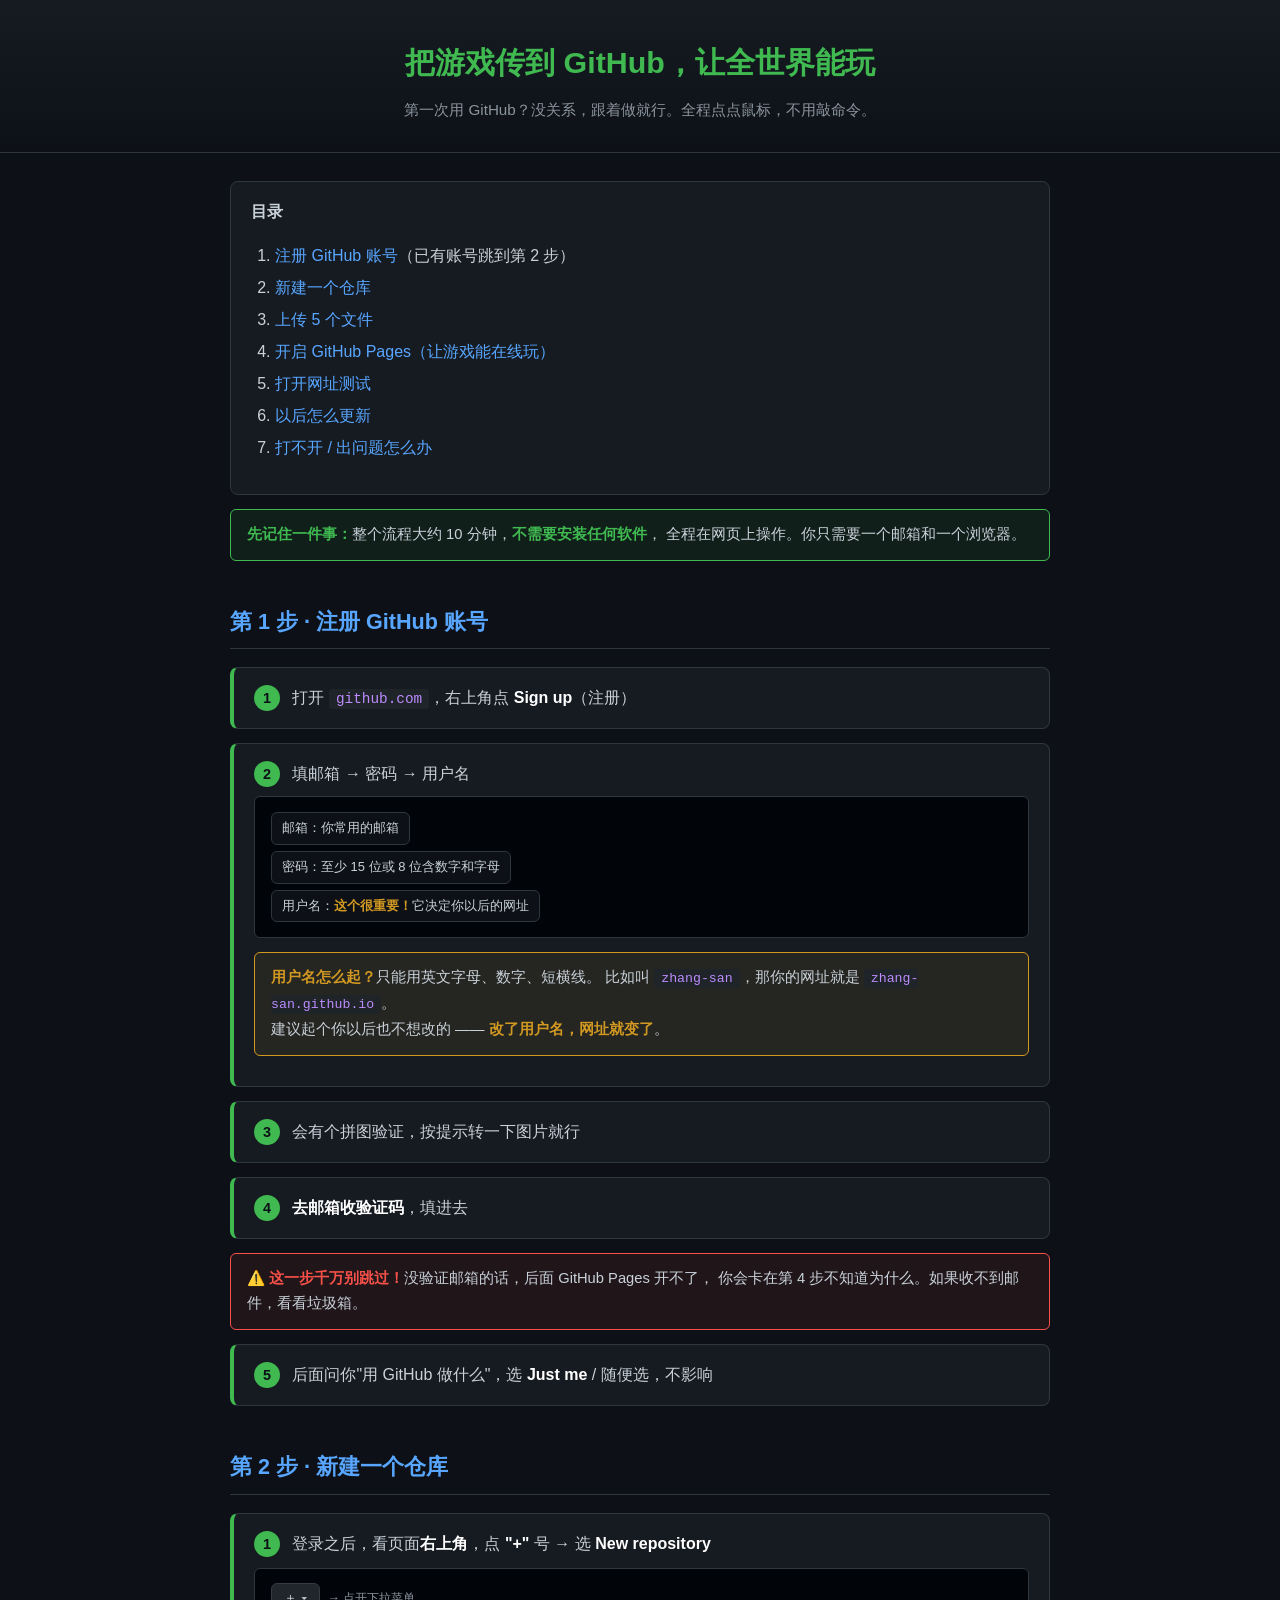
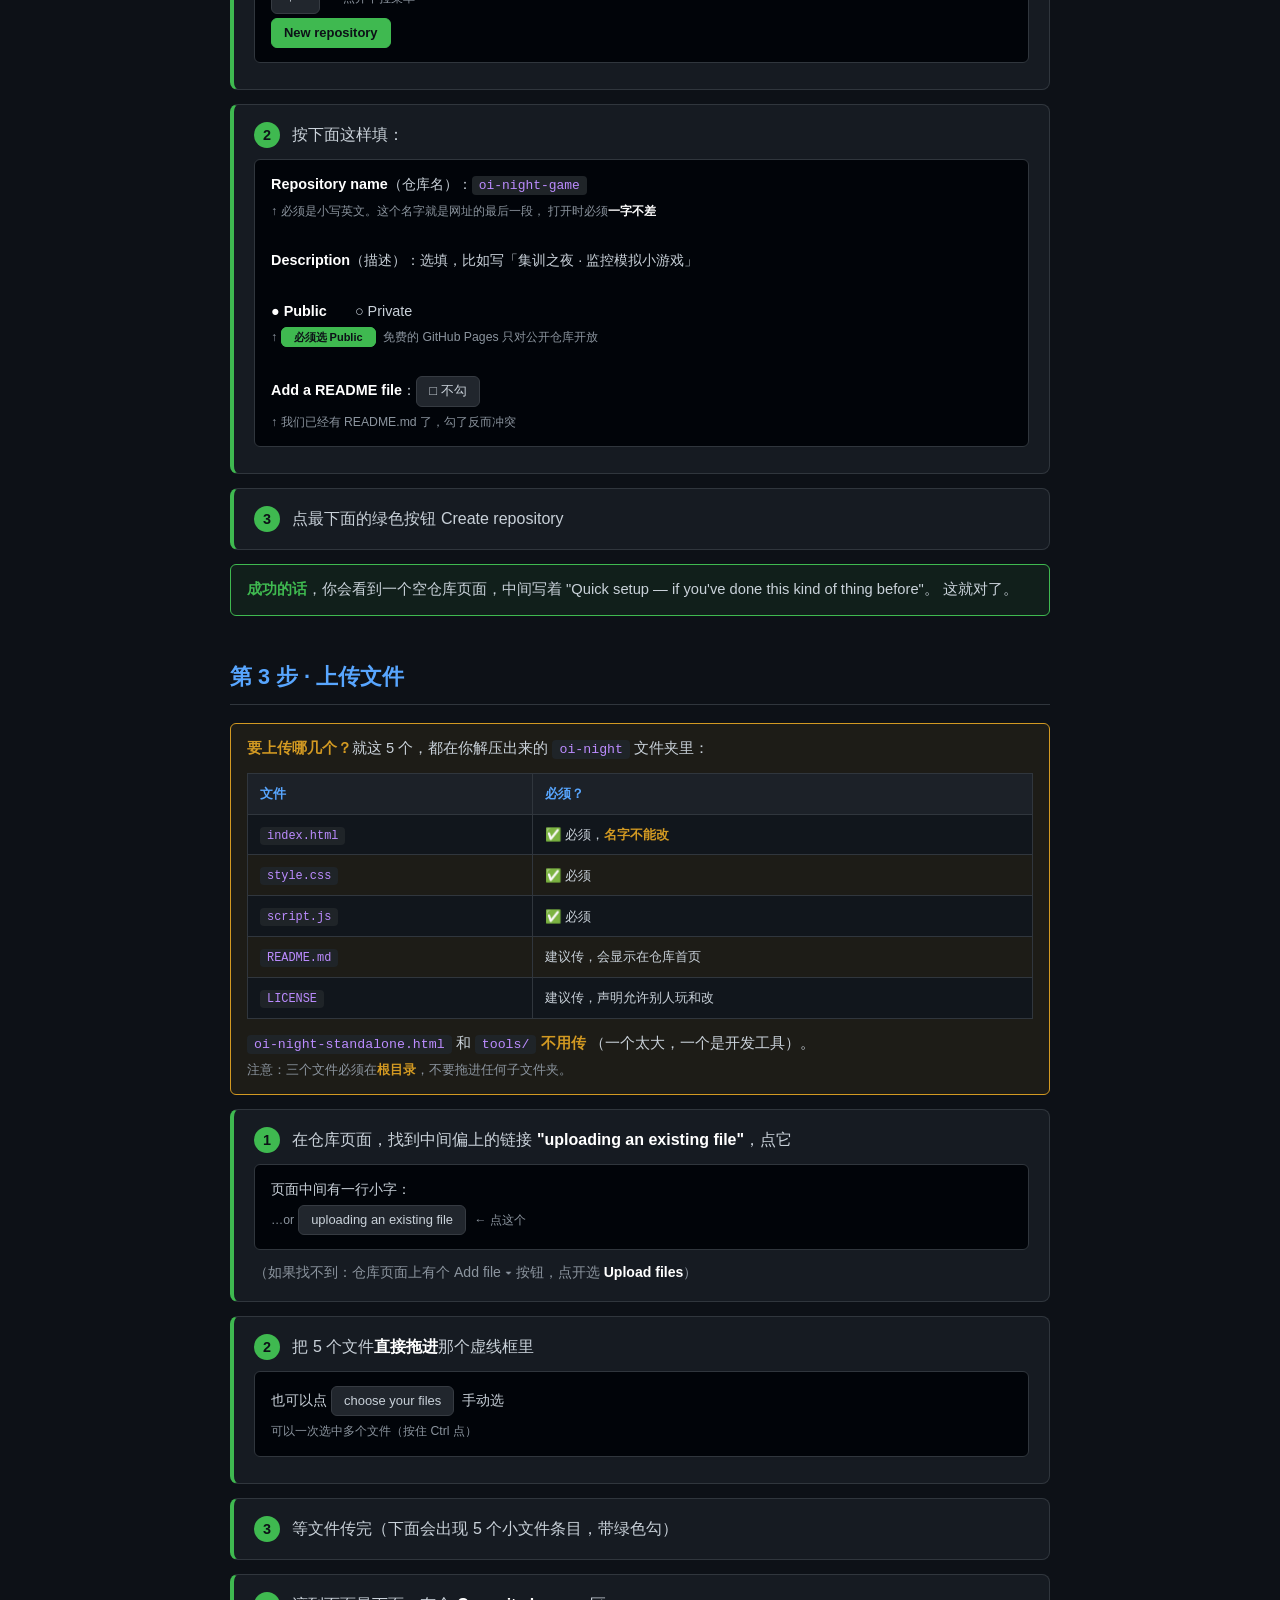
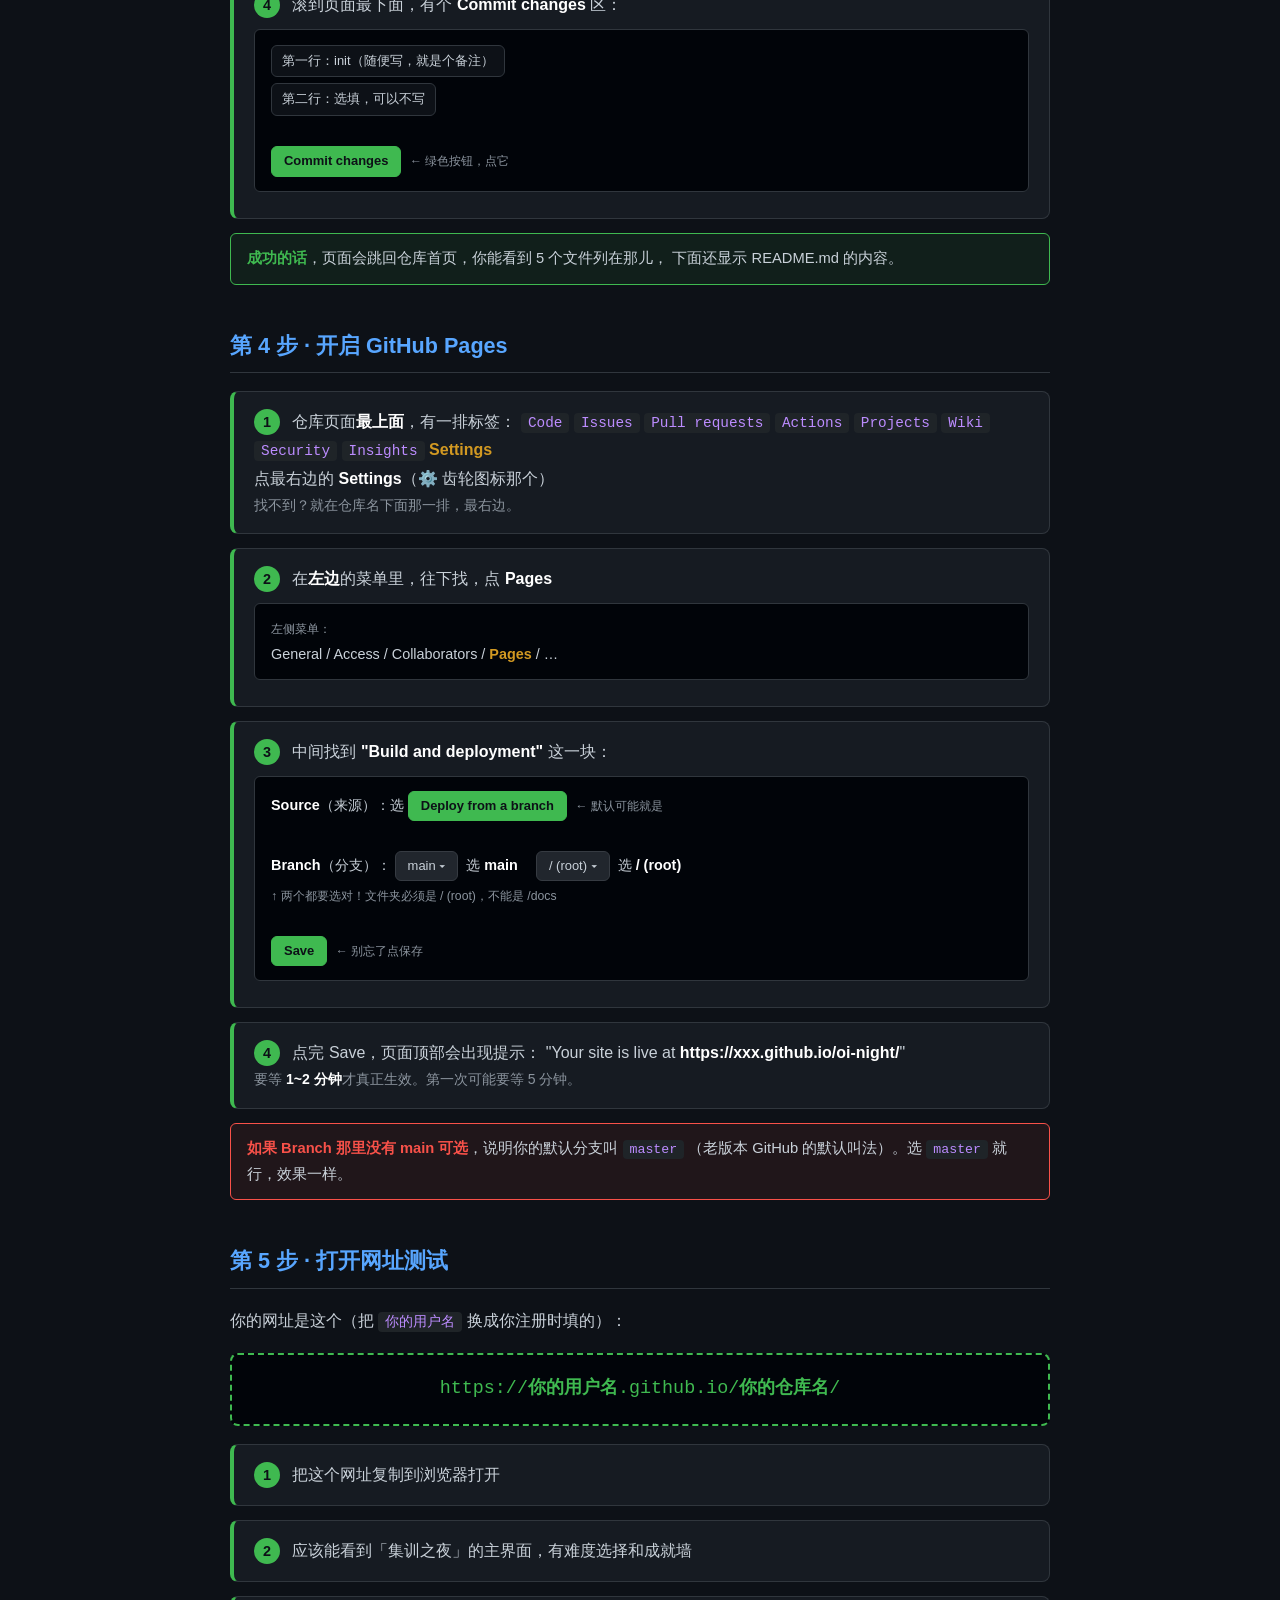
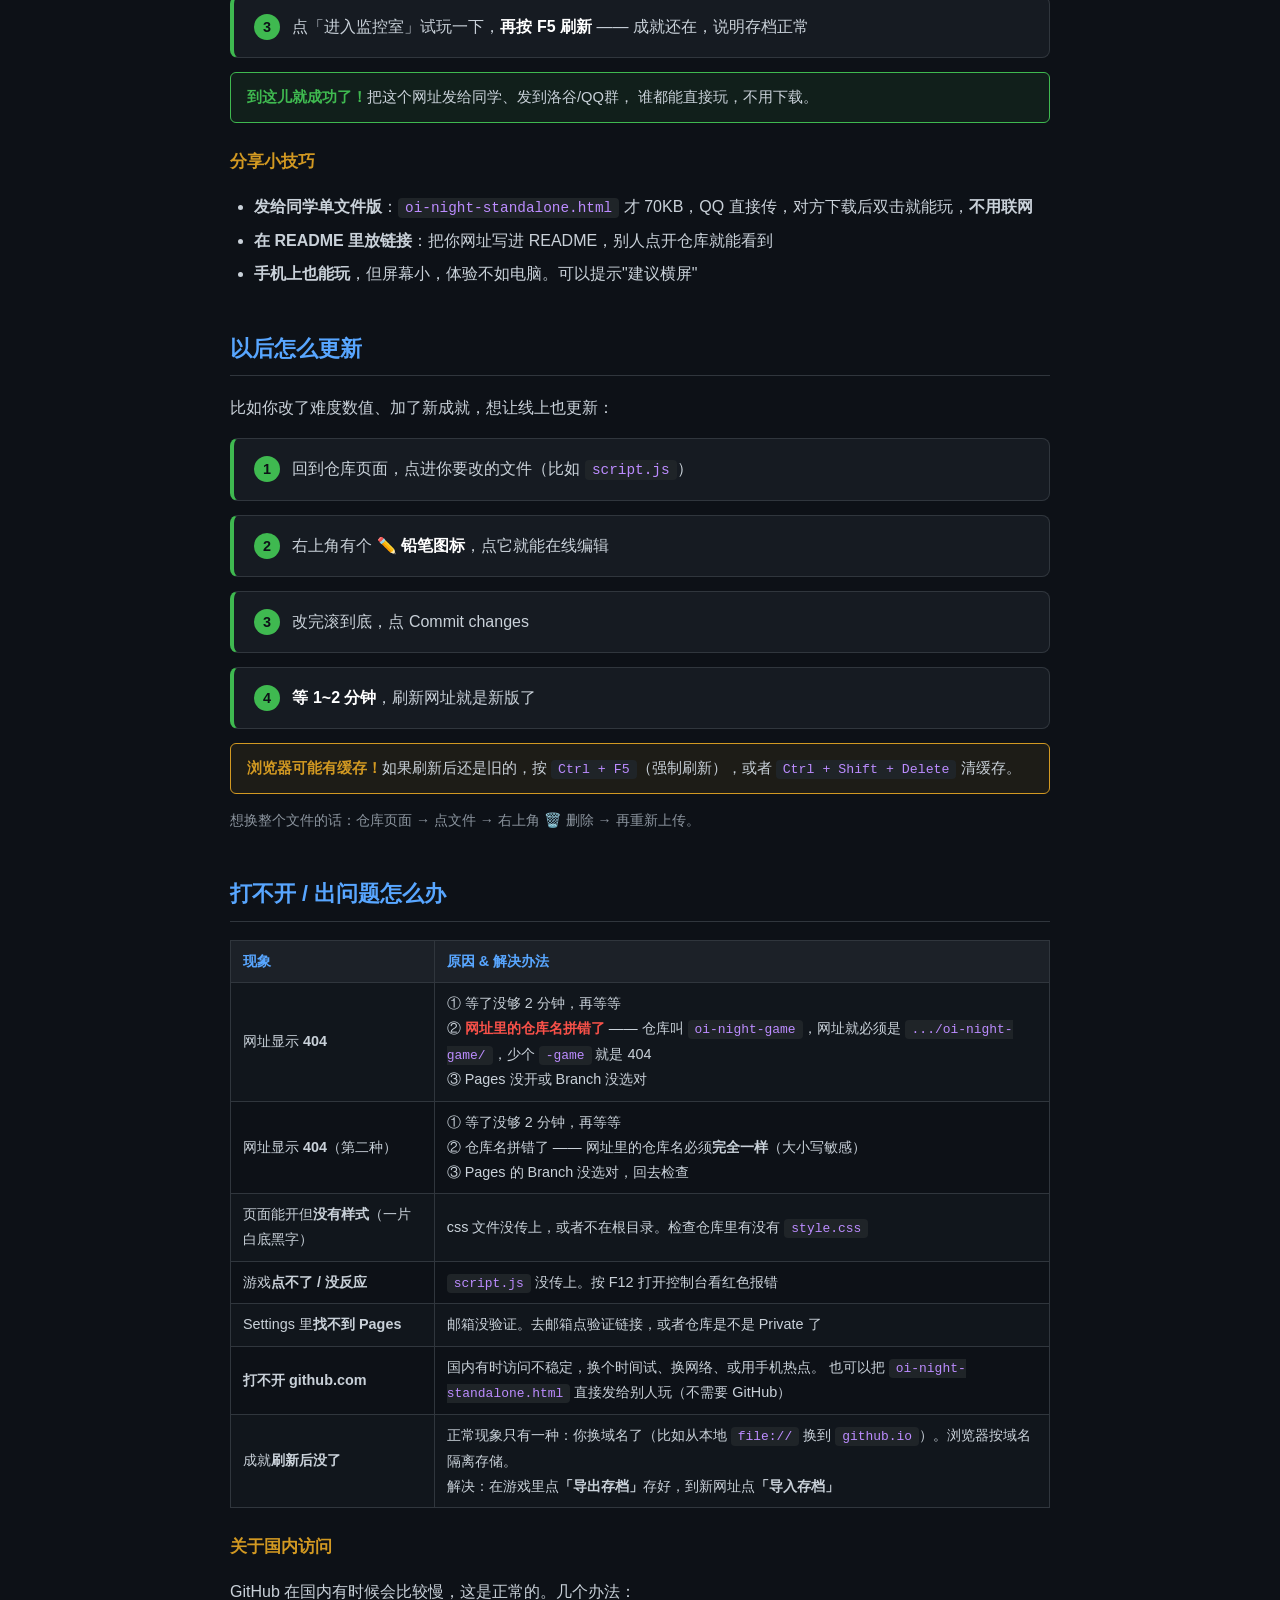
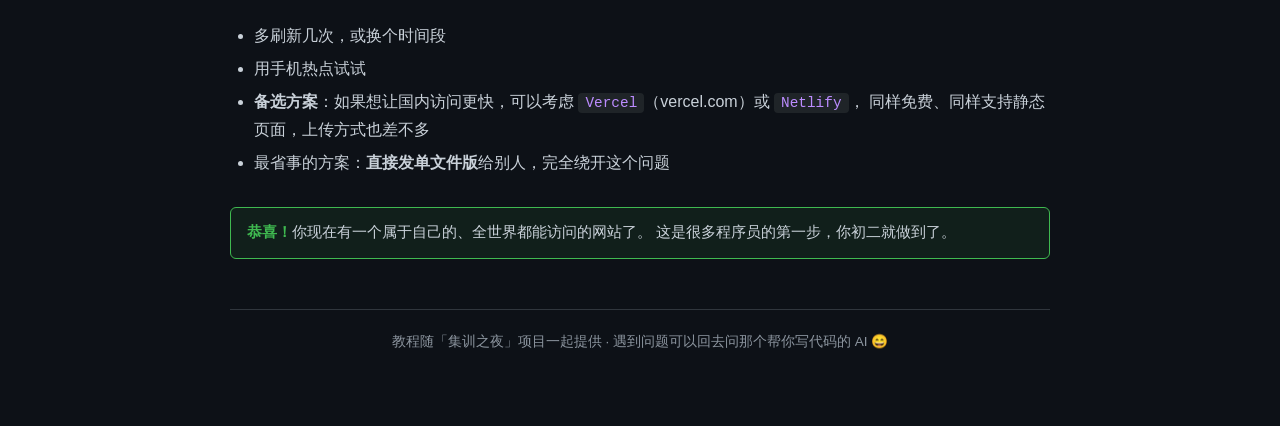
<file: 上传GitHub教程.html>
<!DOCTYPE html>
<html lang="zh-CN">
<head>
<meta charset="UTF-8">
<meta name="viewport" content="width=device-width, initial-scale=1.0">
<title>上传 GitHub 教程 · 集训之夜</title>
<style>
:root{--bg:#0d1117;--card:#161b22;--bd:#30363d;--fg:#c9d1d9;--dim:#8b949e;
      --gr:#3fb950;--bl:#58a6ff;--ye:#d29922;--rd:#f85149;--pk:#bc8cff}
*{box-sizing:border-box}
body{margin:0;background:var(--bg);color:var(--fg);
     font-family:-apple-system,'Segoe UI','Microsoft YaHei',sans-serif;
     line-height:1.75;padding:0 0 80px}
.wrap{max-width:860px;margin:0 auto;padding:0 20px}
header{background:linear-gradient(180deg,#161b22,#0d1117);border-bottom:1px solid var(--bd);
       padding:36px 20px 28px;text-align:center;margin-bottom:28px}
h1{margin:0;font-size:1.9em;color:var(--gr)}
header p{color:var(--dim);margin:8px 0 0;font-size:.95em}
h2{color:var(--bl);border-bottom:1px solid var(--bd);padding-bottom:8px;
   margin-top:42px;font-size:1.35em}
h3{color:var(--ye);font-size:1.05em;margin-top:24px}
.step{background:var(--card);border:1px solid var(--bd);border-radius:8px;
      padding:16px 20px;margin:14px 0;border-left:4px solid var(--gr)}
.step .n{display:inline-block;background:var(--gr);color:#0d1117;font-weight:bold;
         border-radius:50%;width:26px;height:26px;line-height:26px;text-align:center;
         margin-right:8px;font-size:.9em}
.step b{color:#fff}
.ui{background:#010409;border:1px solid var(--bd);border-radius:6px;
    padding:12px 16px;margin:10px 0;font-size:.9em}
.ui .btn{display:inline-block;background:#21262d;border:1px solid #363b42;
         border-radius:6px;padding:3px 12px;margin:2px 4px 2px 0;color:var(--fg);font-size:.9em}
.ui .btn.hot{background:var(--gr);color:#0d1117;border-color:var(--gr);font-weight:bold}
.ui .field{background:#0d1117;border:1px solid #30363d;border-radius:6px;
           padding:4px 10px;display:inline-block;margin:3px 0;color:var(--fg);font-size:.9em}
.ui .path{color:var(--dim);font-size:.85em}
code{background:#1f2428;padding:2px 7px;border-radius:4px;font-size:.9em;
     font-family:Consolas,Monaco,monospace;color:var(--pk)}
.warn{background:rgba(210,153,34,.08);border:1px solid var(--ye);border-radius:6px;
      padding:12px 16px;margin:14px 0;font-size:.92em}
.warn b{color:var(--ye)}
.danger{background:rgba(248,81,73,.08);border:1px solid var(--rd);border-radius:6px;
        padding:12px 16px;margin:14px 0;font-size:.92em}
.danger b{color:var(--rd)}
.ok{background:rgba(63,185,80,.08);border:1px solid var(--gr);border-radius:6px;
    padding:12px 16px;margin:14px 0;font-size:.92em}
.ok b{color:var(--gr)}
table{border-collapse:collapse;width:100%;margin:12px 0;font-size:.9em}
th,td{border:1px solid var(--bd);padding:8px 12px;text-align:left}
th{background:#1c2128;color:var(--bl)}
tr:nth-child(even) td{background:#11161c}
ul,ol{padding-left:24px}
li{margin:5px 0}
.small{color:var(--dim);font-size:.88em}
.urlbox{background:#010409;border:2px dashed var(--gr);border-radius:8px;
        padding:18px;text-align:center;margin:18px 0;font-size:1.15em;
        font-family:Consolas,monospace;color:var(--gr);word-break:break-all}
.toc{background:var(--card);border:1px solid var(--bd);border-radius:8px;padding:16px 20px}
.toc a{color:var(--bl);text-decoration:none}
.toc a:hover{text-decoration:underline}
.toc li{margin:4px 0}
footer{text-align:center;color:var(--dim);margin-top:50px;font-size:.85em;
       border-top:1px solid var(--bd);padding-top:20px}
</style>
</head>
<body>

<header>
  <h1>把游戏传到 GitHub，让全世界能玩</h1>
  <p>第一次用 GitHub？没关系，跟着做就行。全程点点鼠标，不用敲命令。</p>
</header>

<div class="wrap">

<div class="toc">
<b>目录</b>
<ol>
  <li><a href="#s1">注册 GitHub 账号</a>（已有账号跳到第 2 步）</li>
  <li><a href="#s2">新建一个仓库</a></li>
  <li><a href="#s3">上传 5 个文件</a></li>
  <li><a href="#s4">开启 GitHub Pages（让游戏能在线玩）</a></li>
  <li><a href="#s5">打开网址测试</a></li>
  <li><a href="#s6">以后怎么更新</a></li>
  <li><a href="#s7">打不开 / 出问题怎么办</a></li>
</ol>
</div>

<div class="ok">
<b>先记住一件事：</b>整个流程大约 10 分钟，<b>不需要安装任何软件</b>，
全程在网页上操作。你只需要一个邮箱和一个浏览器。
</div>

<!-- ==================== 1 ==================== -->
<h2 id="s1">第 1 步 · 注册 GitHub 账号</h2>

<div class="step">
<span class="n">1</span> 打开 <code>github.com</code>，右上角点 <b>Sign up</b>（注册）
</div>

<div class="step">
<span class="n">2</span> 填邮箱 → 密码 → 用户名
<div class="ui" style="margin-top:8px">
  <div class="field">邮箱：你常用的邮箱</div><br>
  <div class="field">密码：至少 15 位或 8 位含数字和字母</div><br>
  <div class="field">用户名：<b style="color:var(--ye)">这个很重要！</b>它决定你以后的网址</div>
</div>
<div class="warn">
<b>用户名怎么起？</b>只能用英文字母、数字、短横线。
比如叫 <code>zhang-san</code>，那你的网址就是
<code>zhang-san.github.io</code>。<br>
建议起个你以后也不想改的 —— <b>改了用户名，网址就变了</b>。
</div>
</div>

<div class="step">
<span class="n">3</span> 会有个拼图验证，按提示转一下图片就行
</div>

<div class="step">
<span class="n">4</span> <b>去邮箱收验证码</b>，填进去
</div>

<div class="danger">
<b>⚠️ 这一步千万别跳过！</b>没验证邮箱的话，后面 GitHub Pages 开不了，
你会卡在第 4 步不知道为什么。如果收不到邮件，看看垃圾箱。
</div>

<div class="step">
<span class="n">5</span> 后面问你"用 GitHub 做什么"，选 <b>Just me</b> / 随便选，不影响
</div>

<!-- ==================== 2 ==================== -->
<h2 id="s2">第 2 步 · 新建一个仓库</h2>

<div class="step">
<span class="n">1</span> 登录之后，看页面<b>右上角</b>，点 <b>"+"</b> 号 → 选 <b>New repository</b>
<div class="ui">
  <span class="btn">＋ ▾</span> <span class="path">→ 点开下拉菜单</span><br>
  <span class="btn hot">New repository</span>
</div>
</div>

<div class="step">
<span class="n">2</span> 按下面这样填：
<div class="ui">
  <b>Repository name</b>（仓库名）：<code>oi-night-game</code><br>
  <span class="path">↑ 必须是小写英文。这个名字就是网址的最后一段，
  打开时必须<b>一字不差</b></span><br><br>
  <b>Description</b>（描述）：选填，比如写「集训之夜 · 监控模拟小游戏」<br><br>
  <b>● Public</b>　　○ Private<br>
  <span class="path">↑ <span class="btn hot" style="display:inline">必须选 Public</span>
  免费的 GitHub Pages 只对公开仓库开放</span><br><br>
  <b>Add a README file</b>：<span class="btn">□ 不勾</span><br>
  <span class="path">↑ 我们已经有 README.md 了，勾了反而冲突</span>
</div>
</div>

<div class="step">
<span class="n">3</span> 点最下面的绿色按钮 <span class="btn hot">Create repository</span>
</div>

<div class="ok">
<b>成功的话</b>，你会看到一个空仓库页面，中间写着
"Quick setup — if you've done this kind of thing before"。
这就对了。
</div>

<!-- ==================== 3 ==================== -->
<h2 id="s3">第 3 步 · 上传文件</h2>

<div class="warn">
<b>要上传哪几个？</b>就这 5 个，都在你解压出来的 <code>oi-night</code> 文件夹里：
<table>
<tr><th>文件</th><th>必须？</th></tr>
<tr><td><code>index.html</code></td><td>✅ 必须，<b>名字不能改</b></td></tr>
<tr><td><code>style.css</code></td><td>✅ 必须</td></tr>
<tr><td><code>script.js</code></td><td>✅ 必须</td></tr>
<tr><td><code>README.md</code></td><td>建议传，会显示在仓库首页</td></tr>
<tr><td><code>LICENSE</code></td><td>建议传，声明允许别人玩和改</td></tr>
</table>
<code>oi-night-standalone.html</code> 和 <code>tools/</code> <b>不用传</b>
（一个太大，一个是开发工具）。<br>
<span class="small">注意：三个文件必须在<b>根目录</b>，不要拖进任何子文件夹。</span>
</div>

<div class="step">
<span class="n">1</span> 在仓库页面，找到中间偏上的链接
<b>"uploading an existing file"</b>，点它
<div class="ui">
  页面中间有一行小字：<br>
  <span class="path">…or</span> <span class="btn">uploading an existing file</span>
  <span class="path">← 点这个</span>
</div>
<div class="small">（如果找不到：仓库页面上有个 <span class="btn">Add file ▾</span>
按钮，点开选 <b>Upload files</b>）</div>
</div>

<div class="step">
<span class="n">2</span> 把 5 个文件<b>直接拖进</b>那个虚线框里
<div class="ui">
  也可以点 <span class="btn">choose your files</span> 手动选<br>
  <span class="path">可以一次选中多个文件（按住 Ctrl 点）</span>
</div>
</div>

<div class="step">
<span class="n">3</span> 等文件传完（下面会出现 5 个小文件条目，带绿色勾）
</div>

<div class="step">
<span class="n">4</span> 滚到页面最下面，有个 <b>Commit changes</b> 区：
<div class="ui">
  <div class="field">第一行：init（随便写，就是个备注）</div><br>
  <div class="field">第二行：选填，可以不写</div><br><br>
  <span class="btn hot">Commit changes</span>
  <span class="path">← 绿色按钮，点它</span>
</div>
</div>

<div class="ok">
<b>成功的话</b>，页面会跳回仓库首页，你能看到 5 个文件列在那儿，
下面还显示 README.md 的内容。
</div>

<!-- ==================== 4 ==================== -->
<h2 id="s4">第 4 步 · 开启 GitHub Pages</h2>

<div class="step">
<span class="n">1</span> 仓库页面<b>最上面</b>，有一排标签：
<code>Code</code> <code>Issues</code> <code>Pull requests</code> <code>Actions</code>
<code>Projects</code> <code>Wiki</code> <code>Security</code> <code>Insights</code>
<b style="color:var(--ye)">Settings</b><br>
点最右边的 <b>Settings</b>（⚙️ 齿轮图标那个）
<div class="small">找不到？就在仓库名下面那一排，最右边。</div>
</div>

<div class="step">
<span class="n">2</span> 在<b>左边</b>的菜单里，往下找，点 <b>Pages</b>
<div class="ui">
  <span class="path">左侧菜单：</span><br>
  General / Access / Collaborators / <b style="color:var(--ye)">Pages</b> / …
</div>
</div>

<div class="step">
<span class="n">3</span> 中间找到 <b>"Build and deployment"</b> 这一块：
<div class="ui">
  <b>Source</b>（来源）：选
  <span class="btn hot">Deploy from a branch</span>
  <span class="path">← 默认可能就是</span><br><br>
  <b>Branch</b>（分支）：
  <span class="btn">main ▾</span> 选 <b>main</b>　
  <span class="btn">/ (root) ▾</span> 选 <b>/ (root)</b><br>
  <span class="path">↑ 两个都要选对！文件夹必须是 / (root)，不能是 /docs</span><br><br>
  <span class="btn hot">Save</span>
  <span class="path">← 别忘了点保存</span>
</div>
</div>

<div class="step">
<span class="n">4</span> 点完 Save，页面顶部会出现提示：
"Your site is live at <b>https://xxx.github.io/oi-night/</b>"
<div class="small">要等 <b>1~2 分钟</b>才真正生效。第一次可能要等 5 分钟。</div>
</div>

<div class="danger">
<b>如果 Branch 那里没有 main 可选</b>，说明你的默认分支叫 <code>master</code>
（老版本 GitHub 的默认叫法）。选 <code>master</code> 就行，效果一样。
</div>

<!-- ==================== 5 ==================== -->
<h2 id="s5">第 5 步 · 打开网址测试</h2>

<p>你的网址是这个（把 <code>你的用户名</code> 换成你注册时填的）：</p>

<div class="urlbox">
https://<b>你的用户名</b>.github.io/<b>你的仓库名</b>/
</div>

<div class="step">
<span class="n">1</span> 把这个网址复制到浏览器打开
</div>

<div class="step">
<span class="n">2</span> 应该能看到「集训之夜」的主界面，有难度选择和成就墙
</div>

<div class="step">
<span class="n">3</span> 点「进入监控室」试玩一下，<b>再按 F5 刷新</b> ——
成就还在，说明存档正常
</div>

<div class="ok">
<b>到这儿就成功了！</b>把这个网址发给同学、发到洛谷/QQ群，
谁都能直接玩，不用下载。
</div>

<h3>分享小技巧</h3>
<ul>
  <li><b>发给同学单文件版</b>：<code>oi-night-standalone.html</code>
  才 70KB，QQ 直接传，对方下载后双击就能玩，<b>不用联网</b></li>
  <li><b>在 README 里放链接</b>：把你网址写进 README，别人点开仓库就能看到</li>
  <li><b>手机上也能玩</b>，但屏幕小，体验不如电脑。可以提示"建议横屏"</li>
</ul>

<!-- ==================== 6 ==================== -->
<h2 id="s6">以后怎么更新</h2>

<p>比如你改了难度数值、加了新成就，想让线上也更新：</p>

<div class="step">
<span class="n">1</span> 回到仓库页面，点进你要改的文件（比如 <code>script.js</code>）
</div>

<div class="step">
<span class="n">2</span> 右上角有个 <b>✏️ 铅笔图标</b>，点它就能在线编辑
</div>

<div class="step">
<span class="n">3</span> 改完滚到底，点 <span class="btn hot">Commit changes</span>
</div>

<div class="step">
<span class="n">4</span> <b>等 1~2 分钟</b>，刷新网址就是新版了
</div>

<div class="warn">
<b>浏览器可能有缓存！</b>如果刷新后还是旧的，按
<code>Ctrl + F5</code>（强制刷新），或者 <code>Ctrl + Shift + Delete</code> 清缓存。
</div>

<p class="small">想换整个文件的话：仓库页面 → 点文件 → 右上角 🗑️ 删除 → 再重新上传。</p>

<!-- ==================== 7 ==================== -->
<h2 id="s7">打不开 / 出问题怎么办</h2>

<table>
<tr><th>现象</th><th>原因 & 解决办法</th></tr>
<tr>
  <td>网址显示 <b>404</b></td>
  <td>① 等了没够 2 分钟，再等等<br>
      ② <b style="color:var(--rd)">网址里的仓库名拼错了</b> ——
         仓库叫 <code>oi-night-game</code>，网址就必须是
         <code>.../oi-night-game/</code>，少个 <code>-game</code> 就是 404<br>
      ③ Pages 没开或 Branch 没选对</td>
</tr>
<tr>
  <td>网址显示 <b>404</b>（第二种）</td>
  <td>① 等了没够 2 分钟，再等等<br>
      ② 仓库名拼错了 —— 网址里的仓库名必须<b>完全一样</b>（大小写敏感）<br>
      ③ Pages 的 Branch 没选对，回去检查</td>
</tr>
<tr>
  <td>页面能开但<b>没有样式</b>（一片白底黑字）</td>
  <td>css 文件没传上，或者不在根目录。检查仓库里有没有 <code>style.css</code></td>
</tr>
<tr>
  <td>游戏<b>点不了 / 没反应</b></td>
  <td><code>script.js</code> 没传上。按 F12 打开控制台看红色报错</td>
</tr>
<tr>
  <td>Settings 里<b>找不到 Pages</b></td>
  <td>邮箱没验证。去邮箱点验证链接，或者仓库是不是 Private 了</td>
</tr>
<tr>
  <td><b>打不开 github.com</b></td>
  <td>国内有时访问不稳定，换个时间试、换网络、或用手机热点。
      也可以把 <code>oi-night-standalone.html</code> 直接发给别人玩（不需要 GitHub）</td>
</tr>
<tr>
  <td>成就<b>刷新后没了</b></td>
  <td>正常现象只有一种：你换域名了（比如从本地 <code>file://</code>
      换到 <code>github.io</code>）。浏览器按域名隔离存储。<br>
      解决：在游戏里点<b>「导出存档」</b>存好，到新网址点<b>「导入存档」</b></td>
</tr>
</table>

<h3>关于国内访问</h3>
<p>GitHub 在国内有时候会比较慢，这是正常的。几个办法：</p>
<ul>
  <li>多刷新几次，或换个时间段</li>
  <li>用手机热点试试</li>
  <li><b>备选方案</b>：如果想让国内访问更快，可以考虑
      <code>Vercel</code>（vercel.com）或 <code>Netlify</code>，
      同样免费、同样支持静态页面，上传方式也差不多</li>
  <li>最省事的方案：<b>直接发单文件版</b>给别人，完全绕开这个问题</li>
</ul>

<div class="ok" style="margin-top:30px">
<b>恭喜！</b>你现在有一个属于自己的、全世界都能访问的网站了。
这是很多程序员的第一步，你初二就做到了。
</div>

<footer>
  教程随「集训之夜」项目一起提供 · 遇到问题可以回去问那个帮你写代码的 AI 😄
</footer>

</div>
</body>
</html>
</file>
<file: style.css>
:root {
    --bg-color: #050505;
    --screen-bg: #0a0f0a;
    --text-primary: #a8c7e0;
    --text-secondary: #5c7a99;
    --green: #00ff41;
    --red: #ff3333;
    --yellow: #ffcc00;
    --blue: #66ccff;
    --font-mono: 'Courier New', Courier, monospace;
}

* { box-sizing: border-box; }

body {
    margin: 0; padding: 0;
    background-color: var(--bg-color);
    color: var(--text-primary);
    font-family: var(--font-mono);
    overflow: hidden;
    height: 100vh;
}

/* ============ CRT ============ */
#crt-overlay {
    position: fixed; top: 0; left: 0;
    width: 100vw; height: 100vh;
    background:
        linear-gradient(rgba(18,16,16,0) 50%, rgba(0,0,0,0.28) 50%),
        linear-gradient(90deg, rgba(255,0,0,0.06), rgba(0,255,0,0.02), rgba(0,0,255,0.06));
    background-size: 100% 3px, 3px 100%;
    pointer-events: none;
    z-index: 999;
    animation: flicker 0.15s infinite;
}
@keyframes flicker { 0%{opacity:.96} 50%{opacity:1} 100%{opacity:.97} }

/* 危险时的红色暗角 */
#danger-vignette {
    position: fixed; top:0; left:0; width:100vw; height:100vh;
    pointer-events: none; z-index: 998;
    background: radial-gradient(circle, transparent 40%, rgba(255,0,0,0.55) 100%);
    opacity: 0;
    transition: opacity .3s;
}
#danger-vignette.on { animation: heartbeat 0.9s infinite; }
@keyframes heartbeat {
    0%   { opacity: .25; }
    15%  { opacity: .85; }
    30%  { opacity: .35; }
    45%  { opacity: .95; }
    100% { opacity: .25; }
}

.hidden { display: none !important; }

/* ============ 开始界面 ============ */
#start-screen {
    position: fixed; top:0; left:0; width:100vw; height:100vh;
    overflow-y: auto;
    display: flex; justify-content: center; align-items: flex-start;
    padding: 30px 20px;
    background: radial-gradient(circle at 50% 0%, #0d1a0d 0%, #050505 70%);
    z-index: 500;
}
.start-box { width: 100%; max-width: 860px; }

.title {
    text-align: center; font-size: 3em; margin: 0 0 5px;
    color: var(--green);
    text-shadow: 0 0 12px var(--green), 0 0 40px rgba(0,255,65,.35);
    letter-spacing: 8px;
}
.subtitle { text-align:center; color: var(--text-secondary); margin: 0 0 25px; font-size: .95em; }

.rules {
    background: #0d0d0d; border: 1px solid #2a2a2a;
    border-left: 3px solid var(--green);
    padding: 18px 22px; margin-bottom: 25px;
    font-size: .88em; line-height: 1.75;
}
.rules h3 { color: var(--green); margin: 14px 0 8px; font-size: 1em; letter-spacing: 1px; }
.rules h3:first-child { margin-top: 0; }
.rules ol, .rules ul { margin: 0; padding-left: 22px; }
.rules li { margin-bottom: 8px; }
.rules b { color: #fff; }
.roles li { margin-bottom: 12px; }
.r-name { font-weight: bold; }

.keys li { color: var(--text-secondary); }
.keys b { color: var(--yellow); }

.balance-note {
    font-size: .78em; color: #5a7a5a; line-height: 1.7;
    border-left: 2px solid #2a4a2a; padding: 8px 0 8px 12px; margin: 0 0 22px;
}
.balance-note b { color: var(--yellow); }

.diff-title { color: var(--green); letter-spacing: 2px; font-size: 1em; margin: 0 0 12px; }
.diff-grid {
    display: grid;
    grid-template-columns: repeat(auto-fit, minmax(150px, 1fr));
    gap: 12px; margin-bottom: 25px;
}
.diff-card {
    background: #111; border: 1px solid #333;
    padding: 14px 12px; cursor: pointer;
    transition: all .2s; position: relative;
}
.diff-card:hover { background: #1a1a1a; border-color: #666; transform: translateY(-2px); }
.diff-card.selected {
    border-color: var(--green); background: #0a1a0a;
    box-shadow: 0 0 12px rgba(0,255,65,.25);
}
.d-name { font-size: 1.25em; font-weight: bold; color: #fff; margin-bottom: 8px; letter-spacing: 2px; }
.diff-card.selected .d-name { color: var(--green); text-shadow: 0 0 6px var(--green); }
.d-desc { font-size: .8em; color: var(--text-secondary); line-height: 1.5; min-height: 40px; }
.d-stat { font-size: .72em; color: #4a6a4a; margin-top: 8px; border-top: 1px dashed #333; padding-top: 6px; }

#btn-start {
    display: block; width: 100%;
    background: #0a1a0a; color: var(--green);
    border: 2px solid var(--green);
    padding: 16px; font-family: var(--font-mono);
    font-size: 1.3em; letter-spacing: 6px; cursor: pointer;
    transition: all .2s;
}
#btn-start:hover { background: var(--green); color: #000; box-shadow: 0 0 25px var(--green); }

/* ============ 游戏容器 ============ */
#game-container {
    position: relative;
    width: 100%; max-width: 1300px;
    height: 96vh; margin: 2vh auto;
    display: flex; flex-direction: column;
    background: #111; border: 1px solid #333;
    box-shadow: 0 0 25px rgba(0,255,65,.08);
}

/* ---- 状态栏 ---- */
#status-bar {
    height: 62px; background: #000; border-bottom: 2px solid #333;
    display: flex; align-items: center; gap: 22px;
    padding: 0 20px; font-weight: bold; letter-spacing: 1px;
    flex-shrink: 0;
}
.logo { color: var(--green); text-shadow: 0 0 6px var(--green); font-size: .95em; white-space: nowrap; }
.clock-box { font-size: 1.15em; color: #fff; white-space: nowrap; }
.clock-box .period { color: var(--text-secondary); font-size: .8em; margin-left: 4px; }

.meter { display: flex; align-items: center; gap: 8px; font-size: .8em; color: var(--text-secondary); white-space: nowrap; }
.bar { width: 110px; height: 13px; background: #222; border: 1px solid #444; }
.fill { height: 100%; width: 100%; background: var(--green); transition: width .25s, background-color .25s; box-shadow: 0 0 6px var(--green); }
.fill.cls { background: var(--blue); box-shadow: 0 0 6px var(--blue); }
.diff-label { margin-left: auto; font-size: .78em; color: #555; white-space: nowrap; }
.diff-label span { color: var(--yellow); }

/* ---- 监控区 ---- */
#monitor-screen { flex: 1; display: flex; background: var(--screen-bg); overflow: hidden; }

.cam-viewer {
    flex: 3; position: relative;
    border-right: 2px solid #333;
    display: flex; justify-content: center; align-items: center;
    background: radial-gradient(circle, #16201a 0%, #000 100%);
    min-width: 0;
}
.feed-content {
    width: 92%; height: 92%;
    border: 2px solid #444; position: relative; overflow: hidden;
    box-shadow: inset 0 0 60px rgba(0,0,0,.9);
    transition: background .4s;
}
.static-noise {
    position: absolute; inset: 0;
    background-image: url('[data-uri]');
    opacity: .16; pointer-events: none; z-index: 3;
}
.cam-info {
    position: absolute; top: 10px; left: 10px; z-index: 5;
    background: rgba(0,0,0,.65); padding: 5px 12px;
    border-left: 3px solid var(--green);
}
.cam-info h2 { margin: 0; font-size: 15px; color: #fff; font-weight: normal; letter-spacing: 1px; }
.rec-dot { position: absolute; top: 10px; right: 10px; color: var(--red); font-weight: bold; z-index: 5; font-size: .85em; animation: blink 1.1s infinite; }
@keyframes blink { 50% { opacity: 0; } }

#cam-log {
    position: absolute; bottom: 8px; left: 10px; right: 10px; z-index: 5;
    font-size: .72em; color: #6a8a6a; text-shadow: 0 0 4px #000;
    height: 34px; overflow: hidden; line-height: 1.5;
    pointer-events: none;
}
#cam-log div { opacity: .9; }
#cam-log div:last-child { color: #9fc; }

#cam-visuals { position: absolute; inset: 0; z-index: 2; }

/* ---- 副教练警告 ---- */
#sub-warning {
    position: absolute; top: 50%; left: 50%; transform: translate(-50%,-50%);
    z-index: 8; text-align: center;
    color: var(--red); font-weight: bold; font-size: 1.1em;
    background: rgba(0,0,0,.8); border: 2px solid var(--red);
    padding: 14px 26px; text-shadow: 0 0 8px var(--red);
    animation: warnpulse .5s infinite alternate;
}
@keyframes warnpulse { from { box-shadow: 0 0 10px var(--red);} to { box-shadow: 0 0 35px var(--red);} }
.sub-bar { width: 220px; height: 10px; background: #300; margin: 10px auto 6px; border: 1px solid #600; }
#sub-fill { height: 100%; width: 100%; background: var(--red); transition: width .2s linear; }
.sub-time { font-size: .85em; color: #fff; }

/* ---- 摄像头按钮 ---- */
#cam-map {
    flex: 1; min-width: 150px; max-width: 210px;
    background: #000; display: flex; flex-direction: column;
    padding: 10px; gap: 8px; border-left: 1px solid #333;
    overflow-y: auto;
}
.cam-btn {
    background: #111; border: 1px solid #333; color: #777;
    padding: 12px 10px; cursor: pointer; font-family: var(--font-mono);
    text-align: left; transition: all .2s; position: relative; overflow: hidden;
    font-size: .82em; line-height: 1.4;
}
.cam-btn b { color: #aaa; font-size: 1.1em; margin-right: 6px; }
.cam-btn:hover { background: #1e1e1e; color: #bbb; }
.cam-btn.active { background: #003300; color: var(--green); border-color: var(--green); box-shadow: 0 0 10px rgba(0,255,65,.2); }
.cam-btn.active b { color: var(--green); }
.cam-btn.active::after {
    content: ''; position: absolute; inset: 0;
    background: linear-gradient(45deg, transparent 40%, rgba(255,255,255,.1) 50%, transparent 60%);
    animation: scan 2s infinite;
}
@keyframes scan { 0%{transform:translateX(-100%)} 100%{transform:translateX(100%)} }
.cam-btn .alert { color: var(--red); animation: blink .6s infinite; }

/* ---- 控制面板 ---- */
#control-panel {
    height: 76px; background: #000; border-top: 2px solid #333;
    display: flex; justify-content: space-between; align-items: center;
    padding: 0 20px; flex-shrink: 0;
}
.btn-mode {
    background: #222; color: #fff; border: 1px solid #444;
    padding: 11px 22px; cursor: pointer; font-family: var(--font-mono); font-size: .9em;
}
.btn-mode:hover { background: #333; }
.panel-right { display: flex; gap: 14px; }
.btn-action {
    padding: 11px 26px; font-family: var(--font-mono); font-weight: bold;
    cursor: pointer; border: none; text-transform: uppercase; font-size: .9em;
    transition: all .2s;
}
.door-btn { background: #331111; color: #ff5555; border: 1px solid #552222; }
.door-btn.closed { background: #113311; color: #55ff55; border-color: #225522; }
.repair-btn { background: #333311; color: #ffff55; border: 1px solid #555522; }
.repair-btn:disabled, .door-btn:disabled { opacity: .4; cursor: not-allowed; }

/* ---- 刷题界面 ---- */
#study-screen {
    position: absolute; top: 62px; bottom: 76px; left: 0; right: 0;
    background: #1e1e1e; z-index: 60;
    display: flex; justify-content: center; align-items: center;
}
.ide-container {
    width: 82%; height: 84%; background: #252526; border: 1px solid #333;
    box-shadow: 0 12px 40px rgba(0,0,0,.6);
    display: flex; flex-direction: column;
}
.ide-header {
    height: 32px; background: #333; display: flex; justify-content: space-between;
    align-items: center; padding: 0 12px; font-size: 12px; color: #ccc;
}
.ide-controls { display: flex; align-items: center; gap: 12px; }
.exit-study-btn {
    background: var(--red); color: #fff; border: none; padding: 3px 10px;
    font-size: 10px; cursor: pointer; font-family: var(--font-mono); border-radius: 2px;
}
.exit-study-btn:hover { background: #ff5555; }
.ide-controls .dots { display: flex; gap: 5px; }
.ide-controls .dot { width: 10px; height: 10px; border-radius: 50%; display: inline-block; }
.red{background:#ff5f56} .yellow{background:#ffbd2e} .green{background:#27c93f}

.code-editor {
    flex: 1; padding: 20px; color: #d4d4d4;
    font-family: 'Consolas','Monaco',monospace; font-size: 14px; line-height: 1.65; overflow: auto;
}
.keyword{color:#569cd6} .string{color:#ce9178} .comment{color:#6a9955}
.function{color:#dcdcaa} .type{color:#4ec9b0} .boolean{color:#569cd6} .number{color:#b5cea8}

#study-progress-box { padding: 14px 20px; border-top: 1px solid #3a3a3a; background: #2a2a2b; }
.sp-label { font-size: .8em; color: var(--yellow); margin-bottom: 8px; }
.sp-bar { height: 14px; background: #222; border: 1px solid #555; }
#study-progress-fill { height: 100%; width: 0%; background: var(--yellow); transition: width .2s linear; box-shadow: 0 0 8px var(--yellow); }

/* ============ 场景装饰 ============ */
.dec { position: absolute; }

/* 教室 */
.dec-board { left:12%; top:14%; width:52%; height:26%; background:#0f1a12; border:4px solid #3a2f22; }
.dec-board::after { content:'#include <bits/stdc++.h>'; position:absolute; left:10px; top:10px; color:#4a6a4a; font-size:11px; }
.dec-banner { left:8%; top:4%; width:70%; height:7%; background:#3a1010; border:1px solid #6a2020; display:flex; align-items:center; justify-content:center; }
.dec-banner span { color:#c88; font-size:10px; letter-spacing:3px; }
.dec-desk { bottom:16%; width:16%; height:6%; background:#241a12; border-top:2px solid #3a2a1a; box-shadow:0 -6px 12px rgba(0,0,0,.5); }
.dec-desk.d1{left:6%} .dec-desk.d2{left:26%} .dec-desk.d3{left:46%} .dec-desk.d4{left:66%} .dec-desk.d5{left:86%}
.dec-chair { bottom:10%; width:7%; height:9%; background:#1a1410; border-radius:3px 3px 0 0; }
.dec-chair.c1{left:10%} .dec-chair.c2{left:30%} .dec-chair.c3{left:50%} .dec-chair.c4{left:70%}

/* 办公室 */
.dec-o-desk { left:20%; bottom:14%; width:56%; height:10%; background:#2a2018; border-top:3px solid #4a3828; }
.dec-monitor { left:38%; bottom:24%; width:20%; height:14%; background:#0a1015; border:2px solid #333; box-shadow:0 0 12px rgba(80,160,255,.25); }
.dec-monitor::after { content:''; position:absolute; inset:3px; background:linear-gradient(#123,#012); animation:screenflicker 3s infinite; }
@keyframes screenflicker { 0%,97%{opacity:.7} 98%{opacity:.3} 100%{opacity:.8} }
.dec-trophy { right:12%; bottom:24%; width:7%; height:12%; background:linear-gradient(#8a6a20,#4a3810); clip-path:polygon(30% 0,70% 0,70% 35%,90% 60%,60% 55%,60% 100%,40% 100%,40% 55%,10% 60%,30% 35%); }
.dec-shelf { right:8%; top:18%; width:20%; height:30%; border:2px solid #3a2a1a; background:#180f08; }
.dec-shelf::after { content:'奖状 · 奖状 · 奖状'; position:absolute; top:8px; left:4px; color:#6a5a3a; font-size:9px; }

/* 走廊 */
.dec-locker { top:22%; width:11%; height:52%; background:#1a2228; border:1px solid #2a3a42; }
.dec-locker::after { content:''; position:absolute; top:20%; left:70%; width:4px; height:4px; background:#6a8a9a; border-radius:50%; }
.dec-locker.l1{left:4%} .dec-locker.l2{left:16%} .dec-locker.l3{left:28%} .dec-locker.l4{left:64%} .dec-locker.l5{left:76%} .dec-locker.l6{left:88%}
.dec-hydrant { right:5%; top:30%; width:7%; height:16%; background:#8a1010; border:1px solid #c22; }
.dec-poster { right:16%; top:16%; width:13%; height:18%; background:#2a2a3a; border:1px solid #4a4a6a; transform:rotate(-2deg); }
.dec-poster::after { content:'NOIP\n加油'; position:absolute; top:6px; left:6px; color:#7a7aaa; font-size:9px; white-space:pre; }
.dec-emlight { left:46%; top:8%; width:8%; height:5%; background:#5a1010; border-radius:2px; animation:emblink 2.5s infinite; }
@keyframes emblink { 0%,88%{opacity:.35;box-shadow:none} 92%{opacity:1;box-shadow:0 0 14px #f33} 100%{opacity:.35} }
.dec-floorlamp { bottom:4%; left:10%; right:10%; height:3px; background:linear-gradient(90deg,transparent,#2a4a3a,#2a4a3a,transparent); box-shadow:0 0 10px rgba(0,255,65,.2); }
.dec-windowlight { left:34%; top:0; width:22%; height:40%; background:linear-gradient(rgba(140,180,255,.10),transparent); }

/* 门口 */
.dec-door { left:28%; top:12%; width:44%; height:76%; background:linear-gradient(#2a1a12,#1a0e08); border:4px solid #4a3020; }
.dec-door::after { content:''; position:absolute; right:8%; top:48%; width:5%; height:6%; background:#c8a040; border-radius:50%; box-shadow:0 0 6px #a80; }
.dec-door.closed { background:linear-gradient(#1a2a1a,#0e1a0e); border-color:#2a5a2a; }
.dec-sign { left:36%; top:5%; width:28%; height:6%; background:#111; border:1px solid #444; display:flex; align-items:center; justify-content:center; }
.dec-sign span { font-size:9px; color:#8aa; letter-spacing:2px; }
.dec-alarm { right:12%; top:14%; width:6%; height:6%; border-radius:50%; background:#3a0000; animation:emblink 1.4s infinite; }
.dec-mat { bottom:6%; left:24%; width:52%; height:6%; background:#1a1410; border:1px solid #2a2018; }

/* 窗户 */
.dec-frame { inset:8%; border:14px solid #2a221a; }
.dec-frame::before { content:''; position:absolute; left:48%; top:0; bottom:0; width:12px; background:#2a221a; }
.dec-frame::after { content:''; position:absolute; top:46%; left:0; right:0; height:12px; background:#2a221a; }
.dec-moon { right:16%; top:14%; width:9%; height:9%; border-radius:50%; background:#dde8ff; box-shadow:0 0 30px 10px rgba(180,210,255,.35); }
.dec-tree { left:10%; bottom:8%; width:26%; height:60%; background:#050a05; clip-path:polygon(50% 0,70% 30%,60% 30%,80% 62%,40% 100%,0 62%,20% 30%,10% 30%); animation:sway 5s ease-in-out infinite alternate; transform-origin: bottom center; }
@keyframes sway { from{transform:rotate(-1.5deg)} to{transform:rotate(1.5deg)} }
.dec-glass { inset:8%; background:linear-gradient(115deg, rgba(255,255,255,.06) 0%, transparent 35%, transparent 60%, rgba(255,255,255,.04) 100%); }

/* 身后 */
.dec-wall { inset:0; background:repeating-linear-gradient(90deg,#0a0a0a 0 40px,#0d0d0d 40px 42px); }
.dec-chairback { left:36%; bottom:6%; width:28%; height:34%; background:#14100c; border-radius:6px 6px 0 0; border:1px solid #221a12; }
.dec-dark { inset:0; background:radial-gradient(circle at 50% 60%, transparent 10%, rgba(0,0,0,.85) 75%); }

/* 角色 */
.sprite { position:absolute; z-index:4; transition: left .4s ease, top .4s ease; }
.sprite .head { width:34px; height:34px; border-radius:50%; margin:0 auto; }
.sprite .body { width:46px; height:52px; border-radius:8px 8px 4px 4px; margin-top:3px; }
.sprite.main .head { background:#3a1010; box-shadow:0 0 12px rgba(255,0,0,.5); }
.sprite.main .body { background:#4a1414; box-shadow:0 0 14px rgba(255,0,0,.4); }
.sprite.sub  .head { background:#2a2a10; box-shadow:0 0 12px rgba(255,220,0,.4); }
.sprite.sub  .body { background:#3a3a14; box-shadow:0 0 14px rgba(255,220,0,.3); }
.sprite.mate .head { background:#102a3a; box-shadow:0 0 10px rgba(100,200,255,.4); }
.sprite.mate .body { background:#143a4a; box-shadow:0 0 12px rgba(100,200,255,.3); }
.sprite.angry { animation: shake .35s infinite; }
@keyframes shake { 0%,100%{transform:translateX(0)} 50%{transform:translateX(3px)} }
.sprite .tag {
    position:absolute; top:-16px; left:50%; transform:translateX(-50%);
    font-size:10px; color:#fff; background:rgba(0,0,0,.7); padding:1px 5px; white-space:nowrap;
}
.sprite.main .tag { color:#ff6666; }
.sprite.sub  .tag { color:#ffdd55; }
.sprite.mate .tag { color:#88ddff; }

/* 惊吓闪影 */
.ghost {
    position:absolute; z-index:6; width:70px; height:110px;
    background:radial-gradient(circle at 50% 25%, rgba(255,255,255,.5), transparent 70%);
    filter:blur(3px);
    animation: ghostflash .7s forwards;
}
@keyframes ghostflash {
    0%{opacity:0; transform:scale(.8)} 20%{opacity:.55} 45%{opacity:.1} 70%{opacity:.4} 100%{opacity:0; transform:scale(1.15)}
}

/* ============ 弹窗 ============ */
#modal {
    position: fixed; inset: 0; background: rgba(0,0,0,.96);
    z-index: 1000; display: flex; justify-content: center; align-items: center;
}
.modal-content {
    background: #111; border: 2px solid var(--red);
    padding: 40px 50px; text-align: center; max-width: 560px;
    box-shadow: 0 0 35px var(--red);
}
.modal-content.success { border-color: var(--green); box-shadow: 0 0 35px var(--green); }
.modal-content h2 { font-size: 2.2em; margin: 0 0 18px; letter-spacing: 6px; }
.fail h2 { color: var(--red); text-shadow: 0 0 14px var(--red); }
.success h2 { color: var(--green); text-shadow: 0 0 14px var(--green); }
#modal-msg { font-size: .95em; line-height: 1.8; color: #ccc; }
.modal-stat { font-size: .8em; color: #666; margin: 16px 0 20px; border-top: 1px dashed #333; padding-top: 12px; }
.btn-restart {
    background: #333; color: #fff; border: 1px solid #555;
    padding: 10px 28px; cursor: pointer; font-family: var(--font-mono); margin: 0 6px;
}
.btn-restart:hover { background: #555; }
.btn-back { background: #1a1a1a; color: #888; }

@media (max-width: 900px) {
    #status-bar { gap: 12px; flex-wrap: wrap; height: auto; padding: 8px 12px; }
    .cam-viewer { flex: 2; }
    .title { font-size: 2em; letter-spacing: 4px; }
}

/* ============ 成就墙 / 最佳成绩 ============ */
.panel-row { display: grid; grid-template-columns: 1fr 1fr; gap: 14px; margin-bottom: 22px; }
.panel { background: #0d0d0d; border: 1px solid #2a2a2a; border-left: 3px solid #2a5a2a; padding: 14px 16px; }
.p-title { color: var(--green); font-size: .95em; letter-spacing: 2px; margin: 0 0 12px; }

.ach-wall { display: flex; flex-direction: column; gap: 7px; max-height: 300px; overflow-y: auto; padding-right: 4px; }
.ach-card { border: 1px solid #222; background: #111; padding: 7px 10px; font-size: .74em; line-height: 1.45; }
.ach-card.locked { opacity: .38; }
.ach-card.locked .a-lvl { color: #444; }
.a-top { display: flex; align-items: baseline; gap: 8px; }
.a-lvl { font-weight: bold; font-size: 1.15em; }
.a-name { color: #ddd; font-size: 1.05em; }
.a-desc { color: #6a7a6a; margin-top: 3px; }

/* 等级配色 */
.lv-C .a-lvl, .ach-card.got.lv-C { border-color: #4a4a4a; }
.lv-C .a-lvl { color: #9a9a9a; }
.lv-B .a-lvl { color: #66ccff; }
.lv-A .a-lvl { color: #ffcc00; }
.lv-S .a-lvl { color: #ff5555; text-shadow: 0 0 8px rgba(255,60,60,.6); }
.ach-card.got.lv-B { border-left: 3px solid #66ccff; }
.ach-card.got.lv-A { border-left: 3px solid #ffcc00; }
.ach-card.got.lv-S { border-left: 3px solid #ff5555; box-shadow: 0 0 10px rgba(255,60,60,.15); }

.best-table { font-size: .78em; margin-bottom: 12px; }
.b-row { display: flex; justify-content: space-between; padding: 5px 0; border-bottom: 1px dashed #222; }
.b-diff { color: var(--text-secondary); }
.b-score { color: var(--yellow); }
.b-sum { margin-top: 10px; color: #5a7a5a; font-size: .9em; line-height: 1.6; }
.btn-clear {
    background: #1a1a1a; color: #777; border: 1px solid #333;
    padding: 6px 14px; font-family: var(--font-mono); font-size: .74em; cursor: pointer;
}
.btn-clear:hover { background: #3a1a1a; color: #ff7777; border-color: #552; }

/* ============ 结算评分 ============ */
.score-box { margin: 16px 0 6px; padding: 14px; border: 1px solid #333; background: #0c0c0c; }
.s-num { font-size: 2.6em; font-weight: bold; letter-spacing: 2px; line-height: 1; }
.s-rank { font-size: 1.1em; letter-spacing: 4px; margin-top: 4px; }
.s-formula { font-size: .68em; color: #6a7a6a; margin-top: 10px; line-height: 1.8; }
.s-formula b { color: #fff; }
.s-new { color: var(--yellow); font-size: .8em; margin-top: 8px; text-shadow: 0 0 8px rgba(255,204,0,.5); }
.s-old { color: #555; font-size: .72em; margin-top: 6px; }
.rank-D  .s-num, .rank-D  .s-rank { color: #777; }
.rank-C  .s-num, .rank-C  .s-rank { color: #9ab; }
.rank-B  .s-num, .rank-B  .s-rank { color: #66ccff; }
.rank-A  .s-num, .rank-A  .s-rank { color: #ffcc00; }
.rank-S  .s-num, .rank-S  .s-rank { color: #ff8833; text-shadow: 0 0 12px rgba(255,136,51,.5); }
.rank-SS .s-num, .rank-SS .s-rank { color: #ff5555; text-shadow: 0 0 14px rgba(255,85,85,.5); }
.rank-SSS .s-num, .rank-SSS .s-rank { color: #ff33cc; text-shadow: 0 0 18px rgba(255,51,204,.6); }

.run-ach { margin: 8px 0 18px; font-size: .78em; }
.ra-title { color: var(--yellow); margin-bottom: 8px; }
.ra-item { display: inline-block; margin: 3px 5px 3px 0; padding: 3px 10px; border: 1px solid #333; background: #141414; }
.ra-item.lv-S { border-color: #ff5555; color: #ff8888; }
.ra-item.lv-A { border-color: #ffcc00; color: #ffdd66; }
.ra-item.lv-B { border-color: #66ccff; color: #88ddff; }
.ra-item.lv-C { border-color: #666; color: #aaa; }
.ra-none { color: #4a5a4a; font-size: .9em; }

/* ============ 成就弹窗 ============ */
#ach-toast { position: fixed; top: 18px; right: 18px; z-index: 1200; display: flex; flex-direction: column; gap: 8px; }
.ach-toast-item {
    background: #0f0f0f; border: 1px solid #555; border-left: 4px solid #888;
    padding: 10px 16px; min-width: 230px; box-shadow: 0 4px 18px rgba(0,0,0,.8);
    animation: toastin .3s ease-out; transition: opacity .5s, transform .5s;
}
.ach-toast-item.out { opacity: 0; transform: translateX(30px); }
@keyframes toastin { from { opacity: 0; transform: translateX(40px); } to { opacity: 1; transform: none; } }
.ach-toast-item.lv-S { border-left-color: #ff5555; box-shadow: 0 0 20px rgba(255,60,60,.3); }
.ach-toast-item.lv-A { border-left-color: #ffcc00; }
.ach-toast-item.lv-B { border-left-color: #66ccff; }
.ach-toast-item.lv-C { border-left-color: #999; }
.t-lvl { font-weight: bold; font-size: 1.2em; margin-right: 8px; }
.lv-S .t-lvl { color: #ff5555; } .lv-A .t-lvl { color: #ffcc00; }
.lv-B .t-lvl { color: #66ccff; } .lv-C .t-lvl { color: #999; }
.t-name { color: #fff; font-size: .95em; }
.t-desc { display: block; color: #6a7a6a; font-size: .72em; margin-top: 4px; line-height: 1.45; }

@media (max-width: 760px) {
    .panel-row { grid-template-columns: 1fr; }
}

/* ============ 题目进度 ============ */
.fill.prog { background: #66ccff; box-shadow: 0 0 6px #66ccff; }
.prog-text { font-size: .78em; color: #8ab; margin-left: 4px; white-space: nowrap; }

.goal-note {
    font-size: .82em; color: #7a9a7a; line-height: 1.8;
    border-left: 2px solid #2a5a2a; padding: 8px 0 8px 12px; margin: 0 0 12px;
}
.goal-note b { color: #fff; }
.warn-note { border-left-color: #5a4a2a; color: #9a8a6a; }
.warn-note b.g { color: var(--green); }
.warn-note b.r { color: var(--red); }

/* 刷题界面：题目进度 + 心流 */
#study-info { padding: 12px 20px; border-top: 1px solid #3a3a3a; background: #232324; }
.si-line { font-size: .85em; color: #bbb; margin-bottom: 7px; }
.si-line b { color: var(--blue); font-size: 1.15em; }
.si-goal { color: #5a6a5a; font-size: .9em; margin-left: 6px; }
.si-bar { height: 10px; background: #1a1a1a; border: 1px solid #444; }
#sp-bar-fill { height: 100%; width: 0%; background: var(--blue); transition: width .2s; box-shadow: 0 0 6px var(--blue); }
.flow-tag { font-size: .74em; color: #5a6a5a; margin-top: 7px; transition: color .3s; }
.flow-tag.on { color: var(--yellow); text-shadow: 0 0 8px rgba(255,204,0,.5); font-weight: bold; }

/* ============ 三结局：熬了个寂寞 ============ */
.modal-content.hollow { border-color: var(--yellow); box-shadow: 0 0 35px var(--yellow); }
.hollow h2 { color: var(--yellow); text-shadow: 0 0 14px var(--yellow); }

/* ============ 断电 ============ */
#status-bar.blackout { filter: brightness(.45) saturate(.3); }
.blackout-screen {
    position: absolute; inset: 0; z-index: 7;
    background: #000;
    display: flex; flex-direction: column;
    justify-content: center; align-items: center;
    text-align: center; gap: 6px;
    animation: boin .25s;
}
@keyframes boin { from { opacity: 0 } to { opacity: 1 } }
.bo-icon { font-size: 3em; color: #554400; animation: boflick 1.2s infinite; }
@keyframes boflick { 0%,92%{opacity:.25} 95%{opacity:1} 100%{opacity:.25} }
.bo-title { font-size: 1.6em; color: #886600; letter-spacing: 6px; text-shadow: 0 0 14px rgba(255,180,0,.35); }
.bo-sub { font-size: .78em; color: #554; }
.bo-count { font-size: 2.4em; color: #ffcc00; margin-top: 8px; text-shadow: 0 0 12px rgba(255,204,0,.5); }
.bo-hint { font-size: .72em; color: #4a4a3a; margin-top: 4px; }

/* ============ 评级图例 ============ */
.rank-legend { display: flex; flex-wrap: wrap; gap: 8px; margin-bottom: 16px; }
.rl { font-size: .74em; padding: 5px 12px; border: 1px solid #333; background: #111; }
.rl b { margin-right: 6px; font-size: 1.1em; }
.rl.rank-D b { color:#777 } .rl.rank-C b { color:#9ab }
.rl.rank-B b { color:#66ccff } .rl.rank-A b { color:#ffcc00 }
.rl.rank-S  { border-color:#ff8833 } .rl.rank-S b { color:#ff8833 }
.rl.rank-SS { border-color:#ff5555 } .rl.rank-SS b { color:#ff5555 }
.rl.rank-SSS{ border-color:#ff33cc; box-shadow: 0 0 10px rgba(255,51,204,.2) }
.rl.rank-SSS b { color:#ff33cc }

/* ============ 排行榜 ============ */
.board-panel { border-left-color: #5a4a2a; margin-bottom: 22px; }
.board-list { display: flex; flex-direction: column; gap: 5px; margin-bottom: 12px; }
.bd-row {
    display: grid; grid-template-columns: 34px 52px 62px 44px 1fr;
    align-items: center; gap: 8px;
    font-size: .76em; padding: 6px 10px;
    background: #111; border: 1px solid #222;
}
.bd-row.rank-SSS { border-color: #ff33cc; box-shadow: 0 0 8px rgba(255,51,204,.12); }
.bd-row.rank-SS  { border-color: #ff5555; }
.bd-row.rank-S   { border-color: #ff8833; }
.bd-row.rank-A   { border-color: #ffcc00; }
.bd-row.rank-B   { border-color: #66ccff; }
.bd-no { text-align: center; font-size: 1.1em; }
.bd-diff { color: var(--text-secondary); }
.bd-score { color: #fff; font-weight: bold; font-size: 1.05em; }
.bd-rank { font-weight: bold; }
.bd-row.rank-SSS .bd-rank { color:#ff33cc } .bd-row.rank-SS .bd-rank { color:#ff5555 }
.bd-row.rank-S .bd-rank { color:#ff8833 } .bd-row.rank-A .bd-rank { color:#ffcc00 }
.bd-row.rank-B .bd-rank { color:#66ccff } .bd-row.rank-C .bd-rank { color:#9ab }
.bd-row.rank-D .bd-rank { color:#777 }
.bd-info { color: #555; font-size: .9em; text-align: right; }
.bd-empty { color: #4a5a4a; font-size: .8em; padding: 8px 0; }

@media (max-width: 760px) {
    .bd-row { grid-template-columns: 30px 46px 56px 40px 1fr; font-size: .7em; }
}

/* ============ 提示设置面板 ============ */
.opt-panel { border-left-color: #5a4a2a; margin-bottom: 20px; }
.opt-row { display: flex; gap: 12px; align-items: flex-start; padding: 9px 0;
           border-bottom: 1px dashed #222; cursor: pointer; }
.opt-row:last-of-type { border-bottom: none; }
.opt-row input { margin-top: 3px; width: 16px; height: 16px; accent-color: #3fb950; cursor: pointer; }
.opt-row b { color: #ddd; font-size: .88em; display: block; }
.opt-row em { display: block; color: #6a7a6a; font-size: .74em; font-style: normal;
              line-height: 1.6; margin-top: 3px; }
.opt-row em.warn-em { color: #9a7a4a; }
.opt-note { font-size: .74em; color: #5a6a5a; line-height: 1.7; margin: 10px 0 0;
            border-left: 2px solid #3a3a2a; padding-left: 10px; }
.opt-note b { color: #8ab; }

/* ============ 同学状态模糊提示 ============ */
.cls-warn { font-size: .74em; padding: 2px 8px; margin-left: 8px; white-space: nowrap; }
.cls-warn.off { display: none; }
.cls-warn.lv1 { color: #4a5a4a; }
.cls-warn.lv2 { color: #aa8822; }
.cls-warn.lv3 { color: var(--red); font-weight: bold; animation: blink 1s infinite; }

/* ============ 新机制说明用高亮 ============ */
b.hot { color: var(--red) !important; text-shadow: 0 0 8px rgba(255,60,60,.4); }
.rl span { display: block; font-size: .85em; color: #555; margin-top: 2px; }
.rl.rank-SSS span { color: #8a5a7a; }
</file>
